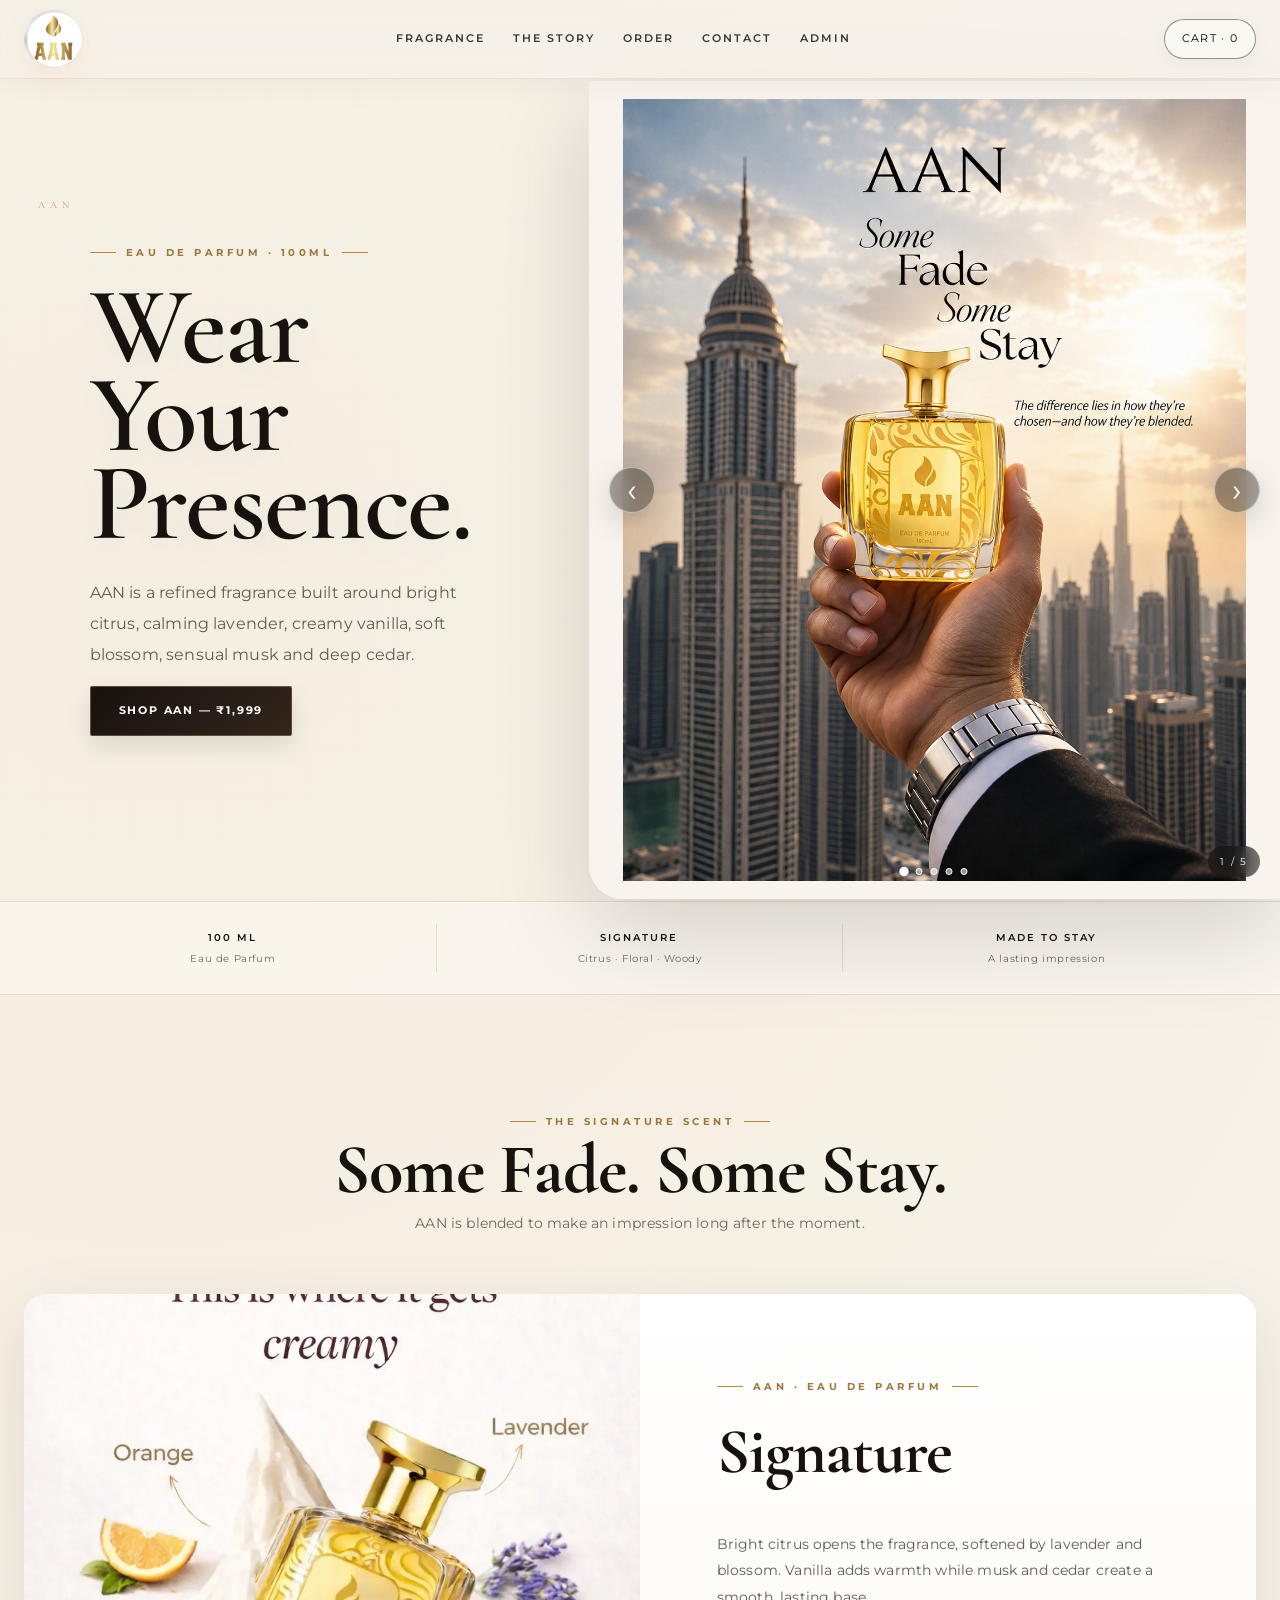
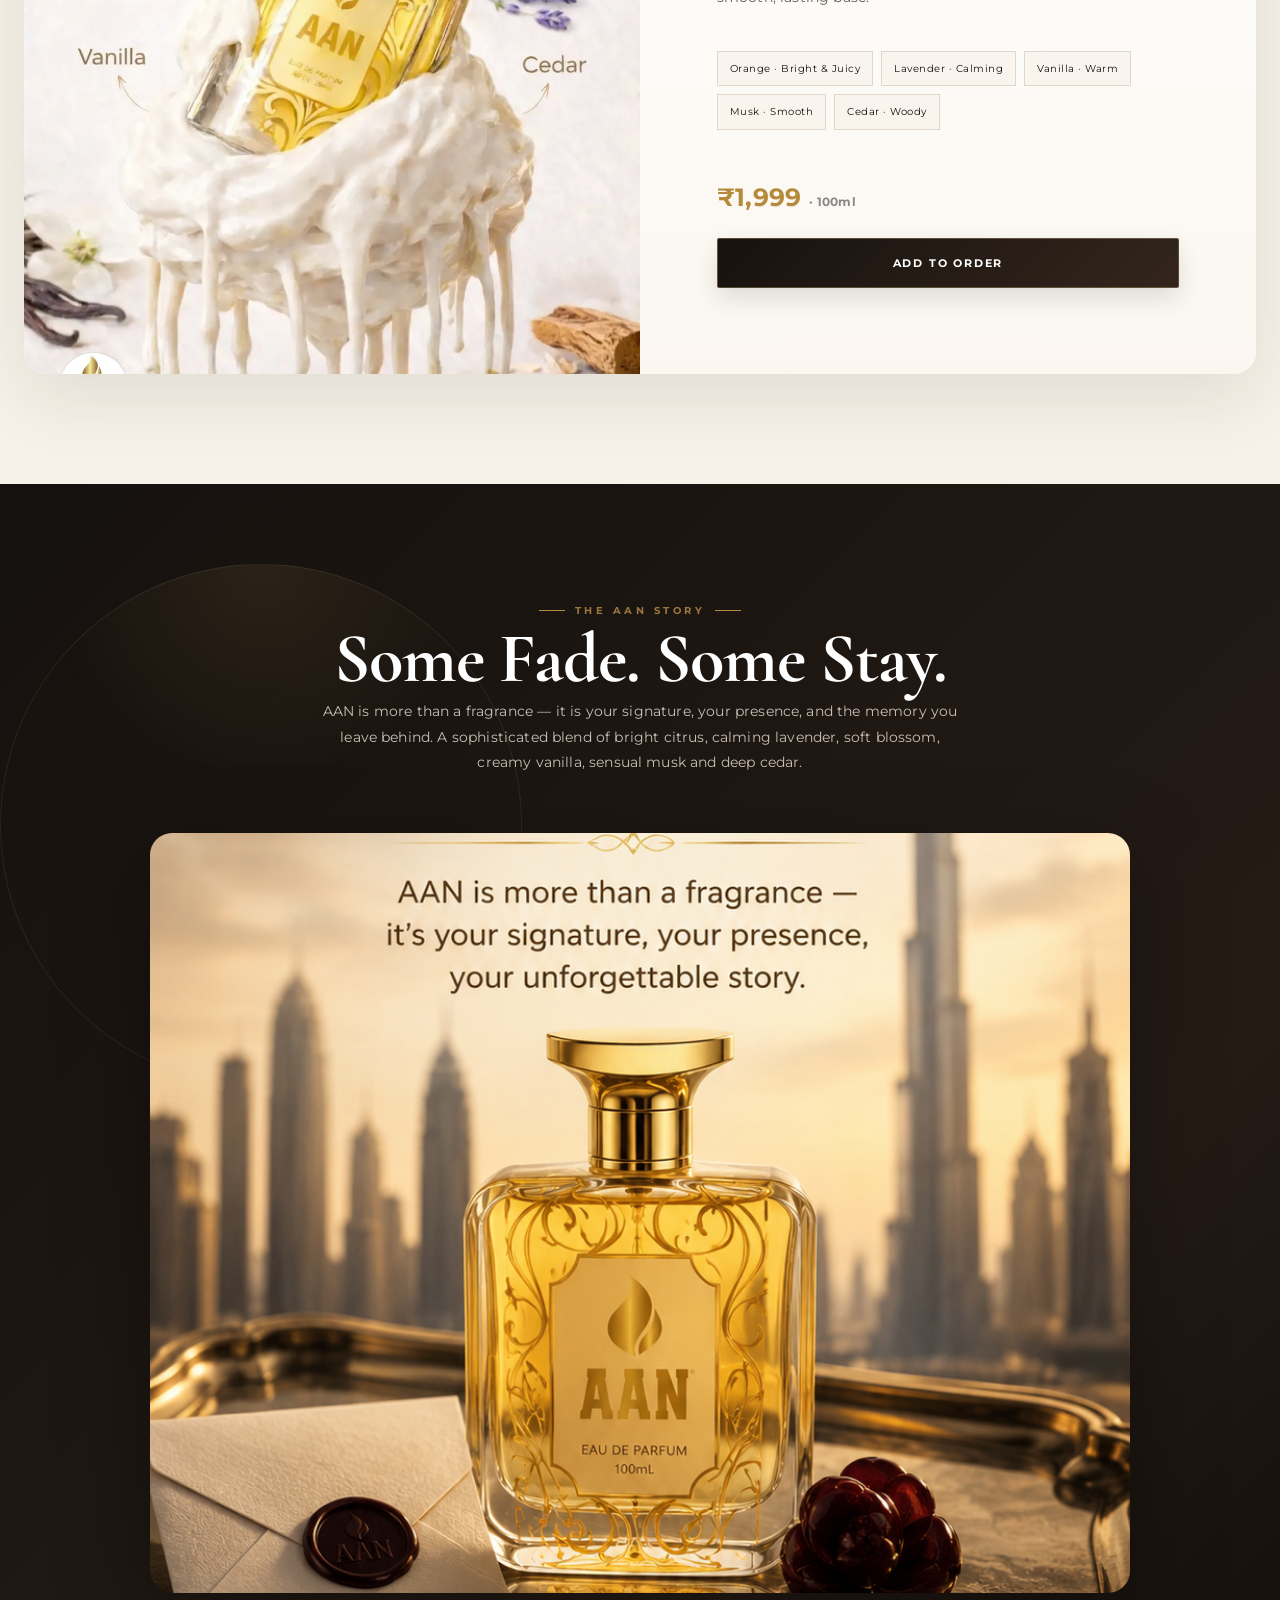
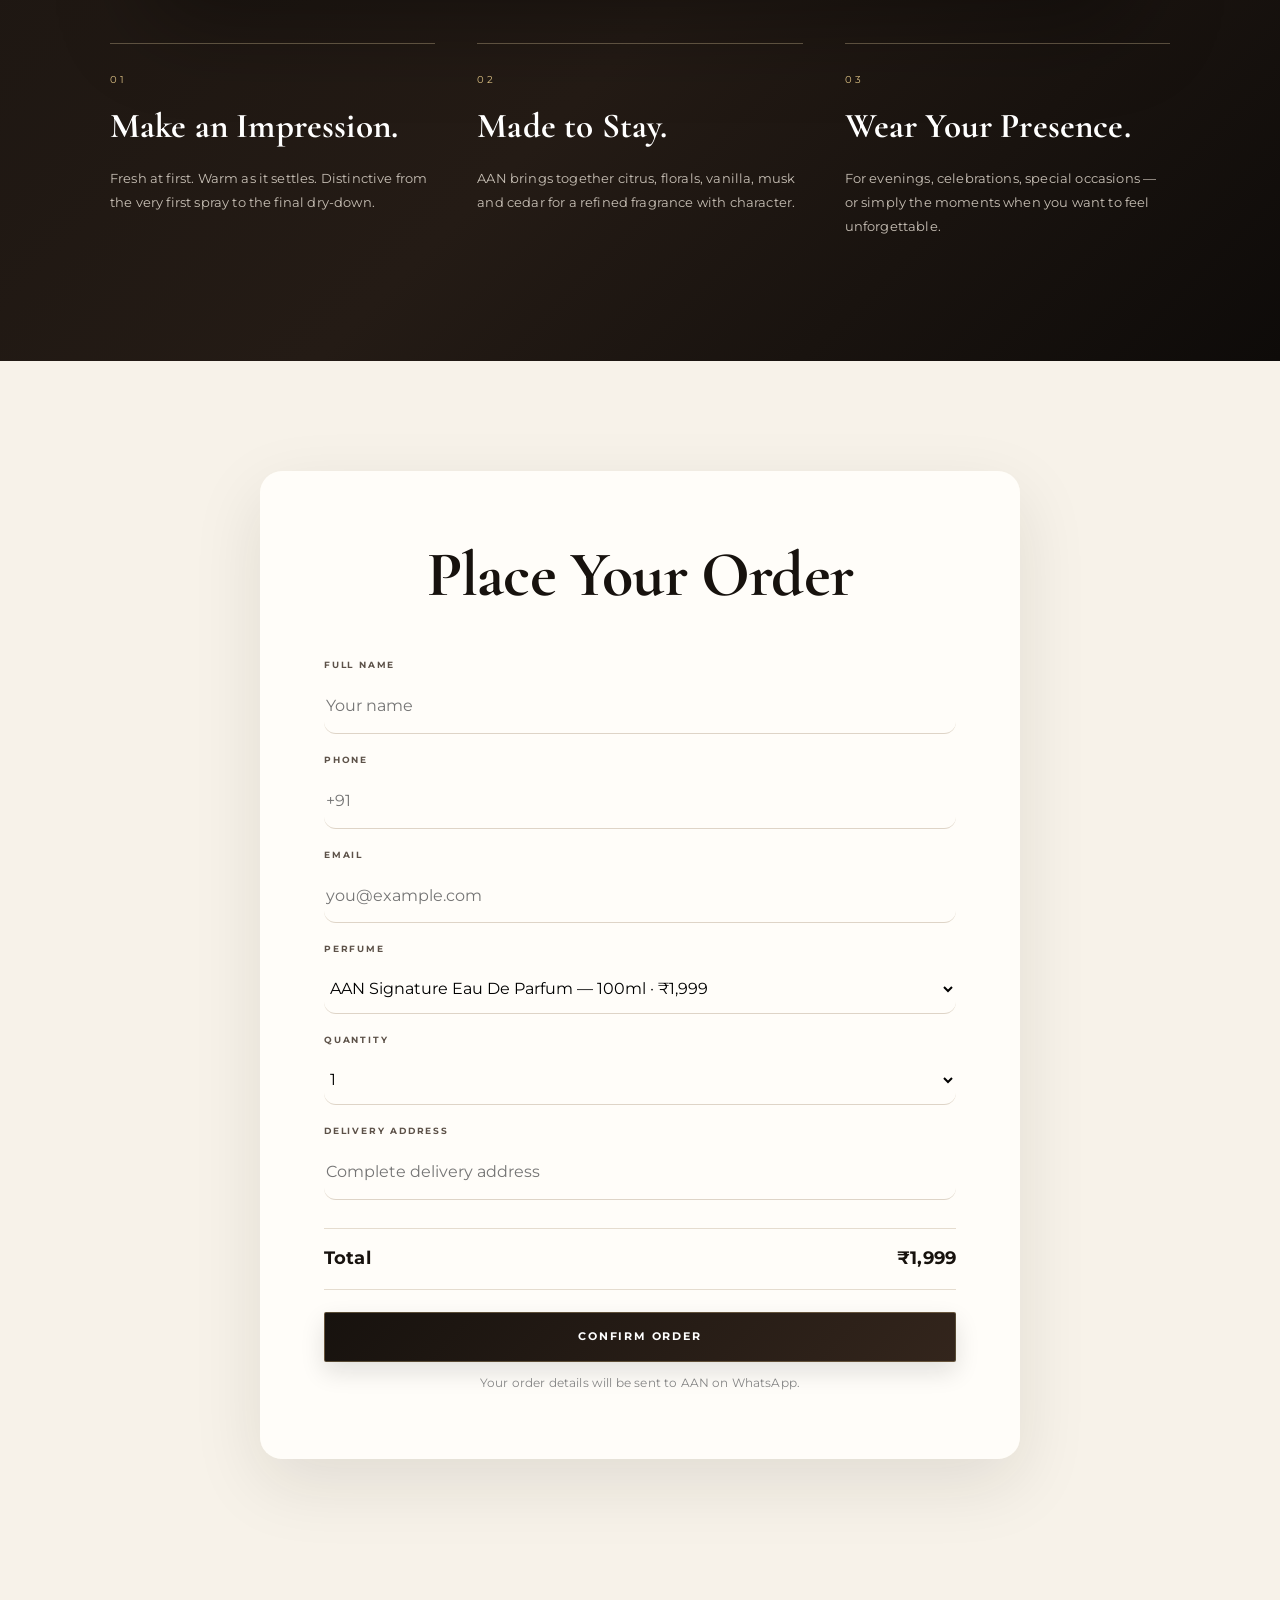
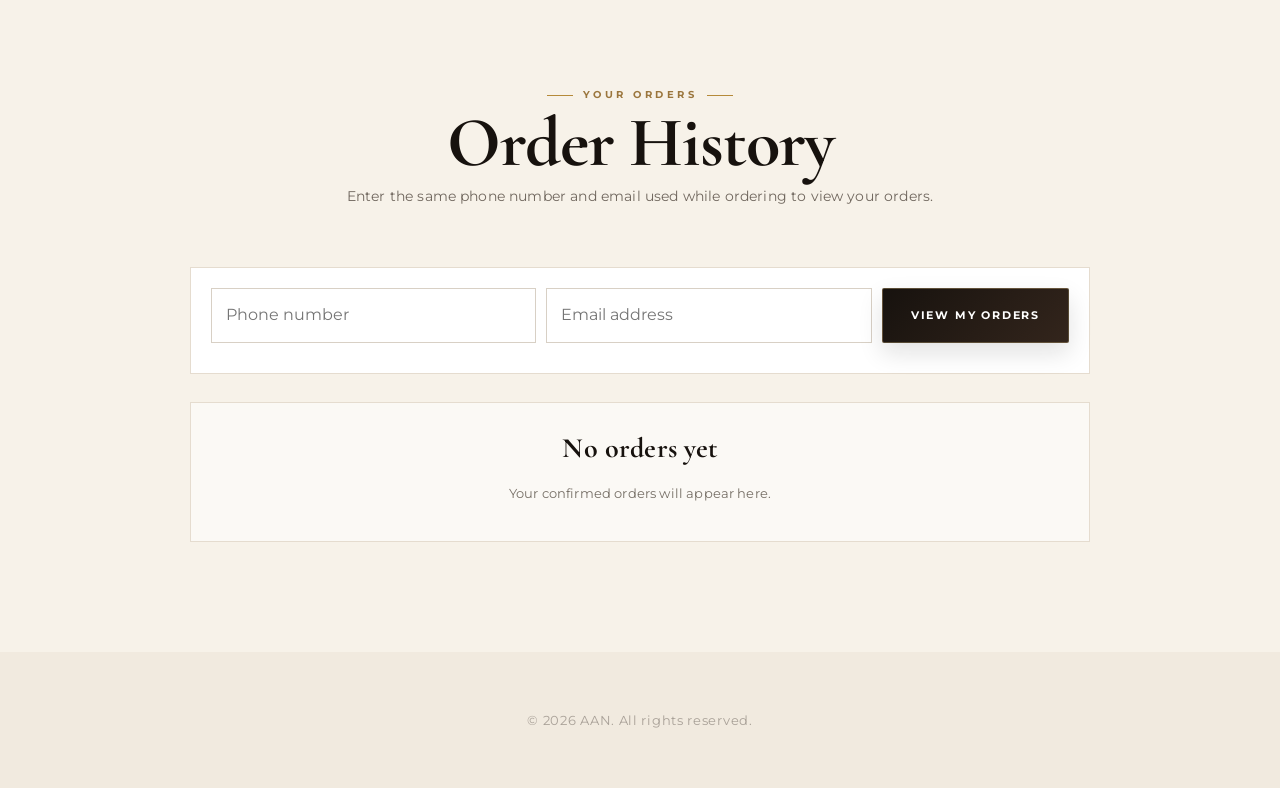
<file: index.html>
<!DOCTYPE html>
<html lang="en">
<head>
<meta charset="UTF-8">
<meta name="viewport" content="width=device-width, initial-scale=1.0">
<title>AAN — Wear Your Presence</title>
<meta name="description" content="AAN luxury fragrance — a refined signature scent.">
<link rel="preload" as="image" href="images/hero-5.png" fetchpriority="high">

<link rel="preconnect" href="https://fonts.googleapis.com">
<link rel="preconnect" href="https://fonts.gstatic.com" crossorigin>
<link href="https://fonts.googleapis.com/css2?family=Cormorant+Garamond:wght@500;600;700&family=Montserrat:wght@400;500;600;700&display=swap" rel="stylesheet">
<link rel="stylesheet" href="styles.css">
</head>
<body>
<header class="header">
<nav class="nav">
  <a class="logo" href="#" aria-label="AAN Home">
    <img src="images/aan-logo.jpg" alt="AAN logo">
  </a>

  <div class="desktop-navlinks">
    <a href="#fragrance">Fragrance</a>
    <a href="#story">The Story</a>
    <a href="#order">Order</a>
    <a href="contact.html">Contact</a>
    <a href="admin.html">Admin</a>
  </div>

  <div class="header-actions">
    <button class="cart" onclick="openCart()">
      Cart · <span id="cartCount">0</span>
    </button>

    <button class="burger-btn"
            id="burgerBtn"
            onclick="toggleMenu()"
            aria-label="Open menu"
            aria-expanded="false">
      <span></span><span></span><span></span>
    </button>
  </div>
</nav>

<div class="mobile-menu" id="mobileMenu">
  <a href="#fragrance" onclick="closeMenu()">Fragrance</a>
  <a href="#story" onclick="closeMenu()">The Story</a>
  <a href="#order" onclick="closeMenu()">Order</a>
  <a href="#history" onclick="closeMenu();showHistory()">Order History</a>
  <a href="admin.html" onclick="closeMenu()">Admin</a>

<a href="contact.html" onclick="closeMenu()">Contact</a>
</div>
</header>

<main>
<section class="hero">
<div class="hero-copy"><div class="kicker">Eau de Parfum · 100ml</div><h1>Wear<br>Your<br>Presence.</h1>
<p>AAN is a refined fragrance built around bright citrus, calming lavender, creamy vanilla, soft blossom, sensual musk and deep cedar.</p>
<a class="btn btn-gold" href="#order">Shop AAN — ₹1,999</a></div>
<div class="hero-img hero-slider" aria-label="AAN fragrance gallery">
  <div class="hero-slides">
    <img class="hero-slide hero-vertical active" src="images/hero-5.png" alt="AAN perfume campaign" fetchpriority="high" decoding="async">
    <img class="hero-slide" src="images/hero-1.jpg" loading="lazy" decoding="async" fetchpriority="low" alt="AAN perfume with citrus and floral notes">
    <img class="hero-slide" src="images/hero-2.jpg" loading="lazy" decoding="async" fetchpriority="low" alt="AAN perfume with creamy vanilla notes">
    <img class="hero-slide" src="images/hero-3.jpg" loading="lazy" decoding="async" fetchpriority="low" alt="AAN perfume in a luxury city campaign">
    <img class="hero-slide" src="images/hero-4.jpg" loading="lazy" decoding="async" fetchpriority="low" alt="AAN perfume presented on a luxury tray">
  </div>
  <button class="hero-arrow hero-prev" type="button" onclick="changeHero(-1)" aria-label="Previous image">‹</button>
  <button class="hero-arrow hero-next" type="button" onclick="changeHero(1)" aria-label="Next image">›</button>
  <div class="hero-dots" aria-label="Choose image">
    <button class="hero-dot active" type="button" onclick="showHero(0)" aria-label="Image 1"></button>
    <button class="hero-dot" type="button" onclick="showHero(1)" aria-label="Image 2"></button>
    <button class="hero-dot" type="button" onclick="showHero(2)" aria-label="Image 3"></button>
    <button class="hero-dot" type="button" onclick="showHero(3)" aria-label="Image 4"></button>
    <button class="hero-dot" type="button" onclick="showHero(4)" aria-label="Image 5"></button>
  </div>
  <div class="hero-count"><span id="heroCurrent">1</span> / 5</div>
</div>
</section>

<section class="aan-editorial-strip" aria-label="AAN brand highlights">
  <div><strong>100 ML</strong><span>Eau de Parfum</span></div>
  <div><strong>SIGNATURE</strong><span>Citrus · Floral · Woody</span></div>
  <div><strong>MADE TO STAY</strong><span>A lasting impression</span></div>
</section>

<section class="section" id="fragrance"><div class="section-head"><div class="kicker">The Signature Scent</div><h2>Some Fade. Some Stay.</h2><p>AAN is blended to make an impression long after the moment.</p></div>
<div class="product"><img src="images/aan-3.jpg" alt="AAN fragrance with ingredients"><div class="product-info">
<div class="kicker">AAN · Eau de Parfum</div><h3>Signature</h3><p>Bright citrus opens the fragrance, softened by lavender and blossom. Vanilla adds warmth while musk and cedar create a smooth, lasting base.</p>
<div class="notes"><span class="note">Orange · Bright & Juicy</span><span class="note">Lavender · Calming</span><span class="note">Vanilla · Warm</span><span class="note">Musk · Smooth</span><span class="note">Cedar · Woody</span></div>
<div class="price">₹1,999 <small style="font-size:12px;color:#888">· 100ml</small></div>
<button class="btn btn-gold" onclick="addToCart()">Add to Order</button></div></div></section>

<section class="story" id="story">
<div class="section">
  <div class="section-head">
    <div class="kicker">THE AAN STORY</div>
    <h2>Some Fade. Some Stay.</h2>
    <p>
      AAN is more than a fragrance — it is your signature, your presence,
      and the memory you leave behind. A sophisticated blend of bright citrus,
      calming lavender, soft blossom, creamy vanilla, sensual musk and deep cedar.
    </p>
  </div>

  <div class="story-feature">
    <img src="images/aan-story.jpg" alt="AAN luxury perfume story campaign">
  </div>

  <div class="story-copy">
    <div>
      <span class="story-number">01</span>
      <h3>Make an Impression.</h3>
      <p>Fresh at first. Warm as it settles. Distinctive from the very first spray to the final dry-down.</p>
    </div>
    <div>
      <span class="story-number">02</span>
      <h3>Made to Stay.</h3>
      <p>AAN brings together citrus, florals, vanilla, musk and cedar for a refined fragrance with character.</p>
    </div>
    <div>
      <span class="story-number">03</span>
      <h3>Wear Your Presence.</h3>
      <p>For evenings, celebrations, special occasions — or simply the moments when you want to feel unforgettable.</p>
    </div>
  </div>
</div>
</section>

<section class="section" id="order"><div class="order"><h2>Place Your Order</h2>
<div class="field"><label>Full Name</label><input id="name" required placeholder="Your name"></div>
<div class="field"><label>Phone</label><input id="phone" required placeholder="+91"></div>
<div class="field"><label>Email</label><input id="email" type="email" placeholder="you@example.com"></div>
<div class="field">
  <label>Perfume</label>
  <select id="product" onchange="updateProduct()">
    <option value="signature" data-price="1999">AAN Signature Eau De Parfum — 100ml · ₹1,999</option>
  </select>
</div>
<div class="field"><label>Quantity</label><select id="qty" onchange="updateTotal()"><option value="1">1</option><option value="2">2</option><option value="3">3</option><option value="4">4</option></select></div>
<div class="field"><label>Delivery Address</label><input id="address" required placeholder="Complete delivery address"></div>
<div class="total"><span>Total</span><span id="total">₹1,999</span></div>
<button class="btn btn-gold" style="width:100%" onclick="placeOrder()">Confirm Order</button>
<p style="text-align:center;color:#888;font-size:12px">Your order details will be sent to AAN on WhatsApp.</p>
</div></section>
</main>

<section class="section" id="history">
  <div class="section-head">
    <div class="kicker">YOUR ORDERS</div>
    <h2>Order History</h2>
    <p>Enter the same phone number and email used while ordering to view your orders.</p>
  </div>
  <div class="history-login">
    <div class="history-login-fields">
      <input id="historyPhone" type="tel" placeholder="Phone number">
      <input id="historyEmail" type="email" placeholder="Email address">
      <button class="btn btn-gold" type="button" onclick="loadCustomerHistory()">View My Orders</button>
    </div>
    <p id="historyMessage" class="history-message"></p>
  </div>
  <div class="history-list" id="historyList">
    <div class="history-empty"><h3>Your orders will appear here</h3><p>Place an order, then use your phone and email to view your order history.</p></div>
  </div>
</section>

<footer>© 2026 AAN. All rights reserved.</footer>
<script>

/* =========================
   GOOGLE SHEETS ORDER BACKEND
   Replace the empty string with your deployed Google Apps Script /exec URL.
   Example: https://script.google.com/macros/s/XXXXXXXX/exec
   ========================= */
const AAN_ORDERS_ENDPOINT = '';

let heroIndex=0;
function showHero(index){
  const slides=document.querySelectorAll('.hero-slide');
  const dots=document.querySelectorAll('.hero-dot');
  if(!slides.length)return;
  heroIndex=(index+slides.length)%slides.length;
  slides.forEach((s,i)=>s.classList.toggle('active',i===heroIndex));
  dots.forEach((d,i)=>d.classList.toggle('active',i===heroIndex));
  const current=document.getElementById('heroCurrent');
  if(current)current.textContent=heroIndex+1;
}
function changeHero(step){showHero(heroIndex+step);}


let heroTouchStartX = 0;
const heroSlider = document.querySelector('.hero-slider');
if(heroSlider){
  heroSlider.addEventListener('touchstart', e=>{
    heroTouchStartX = e.changedTouches[0].screenX;
  }, {passive:true});
  heroSlider.addEventListener('touchend', e=>{
    const diff = e.changedTouches[0].screenX - heroTouchStartX;
    if(Math.abs(diff) > 45) changeHero(diff < 0 ? 1 : -1);
  }, {passive:true});
}

let count=0,price=1999;

function openCart(){
  document.getElementById('cartModal').classList.add('open');
  document.getElementById('cartModal').setAttribute('aria-hidden','false');
  renderCart();
}

function closeCart(){
  document.getElementById('cartModal').classList.remove('open');
  document.getElementById('cartModal').setAttribute('aria-hidden','true');
}

function renderCart(){
  const hasItems=count>0;
  document.getElementById('emptyCart').style.display=hasItems?'none':'block';
  document.getElementById('cartDetails').style.display=hasItems?'block':'none';
  document.getElementById('modalQty').textContent=count;
  document.getElementById('modalTotal').textContent='₹'+(price*count).toLocaleString('en-IN');
  document.getElementById('cartCount').textContent=count; syncMobileCart();
}

function addToCart(){
  count++;
  renderCart();
  openCart();
}

function changeQty(delta){
  count=Math.max(0,count+delta);
  renderCart();
  if(count===0) openCart();
}

function clearCart(){
  count=0;
  document.getElementById('qty').value='1';
  updateTotal();
  renderCart();
}

function updateTotal(){
  let q=Number(document.getElementById('qty').value);
  document.getElementById('total').textContent='₹'+(price*q).toLocaleString('en-IN');
  count=q;
  renderCart();
}

function updateProduct(){
  const product = document.getElementById('product');
  const selected = product.options[product.selectedIndex];
  price = Number(selected.dataset.price || 1999);
  updateTotal();
}


const ORDER_HISTORY_KEY = 'aan_order_history';
const CUSTOMER_PHONE_KEY = 'aan_customer_phone';
const CUSTOMER_EMAIL_KEY = 'aan_customer_email';

function getOrderHistory(){
  try{
    return JSON.parse(localStorage.getItem(ORDER_HISTORY_KEY) || '[]');
  }catch(e){
    return [];
  }
}

function saveOrderHistory(order){
  const history = getOrderHistory();
  localStorage.setItem(CUSTOMER_PHONE_KEY, order.phone || '');
  localStorage.setItem(CUSTOMER_EMAIL_KEY, (order.email || '').toLowerCase());
  history.unshift(order);
  localStorage.setItem(ORDER_HISTORY_KEY, JSON.stringify(history.slice(0,25)));
  submitOrderToGoogleSheet(order);
}

function submitOrderToGoogleSheet(order){
  if(!AAN_ORDERS_ENDPOINT) return;

  // Use a normal HTML form POST so GitHub Pages does not need CORS permission.
  const form = document.createElement('form');
  form.method = 'POST';
  form.action = AAN_ORDERS_ENDPOINT;
  form.target = 'aanOrderSubmitFrame';
  form.style.display = 'none';

  const data = {
    action:'createOrder',
    orderId:order.orderId,
    date:order.date,
    status:order.status,
    product:order.productName,
    size:order.size,
    quantity:order.quantity,
    total:order.total,
    name:order.name,
    phone:order.phone,
    email:order.email,
    address:order.address
  };

  Object.entries(data).forEach(([key,value])=>{
    const input=document.createElement('input');
    input.type='hidden';
    input.name=key;
    input.value=value ?? '';
    form.appendChild(input);
  });

  document.body.appendChild(form);
  form.submit();
  setTimeout(()=>form.remove(),1500);
}

function loadCustomerHistory(){
  const phone=(document.getElementById('historyPhone').value||'').trim();
  const email=(document.getElementById('historyEmail').value||'').trim().toLowerCase();
  const msg=document.getElementById('historyMessage');
  if(!phone || !email){ msg.textContent='Please enter the same phone number and email used for the order.'; return; }
  localStorage.setItem(CUSTOMER_PHONE_KEY, phone);
  localStorage.setItem(CUSTOMER_EMAIL_KEY, email);
  if(!AAN_ORDERS_ENDPOINT){ msg.textContent='Order history is not connected yet. Add the Google Apps Script /exec URL in the code.'; return; }
  msg.textContent='Loading your orders…';
  const callbackName='aanCustomerHistory_'+Date.now();
  window[callbackName]=function(rows){
    try{
      const history=Array.isArray(rows)?rows:[];
      localStorage.setItem(ORDER_HISTORY_KEY,JSON.stringify(history.slice(0,50)));
      renderOrderHistory();
      msg.textContent=history.length ? (history.length+' order(s) found.') : 'No orders found for these details.';
    }finally{delete window[callbackName];script.remove();}
  };
  const script=document.createElement('script');
  script.src=AAN_ORDERS_ENDPOINT+'?action=customerHistory&phone='+encodeURIComponent(phone)+'&email='+encodeURIComponent(email)+'&callback='+encodeURIComponent(callbackName);
  script.onerror=()=>{delete window[callbackName];script.remove();msg.textContent='Unable to load order history. Please try again.';};
  document.body.appendChild(script);
}

function renderOrderHistory(){
  const list = document.getElementById('historyList');
  if(!list) return;

  const history = getOrderHistory();

  if(!history.length){
    list.innerHTML = '<div class="history-empty"><h3>No orders yet</h3><p>Your confirmed orders will appear here.</p></div>';
    return;
  }

  list.innerHTML = history.map((o,i) => `
    <article class="history-card">
      <div class="history-card-head">
        <div>
          <h3>${escapeHtml(o.productName)}</h3>
          <div style="font-size:11px;color:#766f66;margin-top:5px;">Order #${escapeHtml(o.orderId)} · ${escapeHtml(o.date)}</div>
        </div>
        <span class="history-status">${escapeHtml(o.status)}</span>
      </div>
      <div class="history-grid">
        <div class="history-item"><strong>Size</strong>${escapeHtml(o.size)}</div>
        <div class="history-item"><strong>Quantity</strong>${escapeHtml(String(o.quantity))}</div>
        <div class="history-item"><strong>Customer Name</strong>${escapeHtml(o.name)}</div>
        <div class="history-item"><strong>Phone</strong>${escapeHtml(o.phone)}</div>
        <div class="history-item"><strong>Email</strong>${escapeHtml(o.email || 'Not provided')}</div>
        <div class="history-item"><strong>Delivery Address</strong>${escapeHtml(o.address)}</div>
      </div>
      <div class="history-total">Total: ₹${Number(o.total).toLocaleString('en-IN')}</div>
    </article>
  `).join('');
}

function escapeHtml(value){
  return String(value ?? '').replace(/[&<>"']/g, ch => ({
    '&':'&amp;','<':'&lt;','>':'&gt;','"':'&quot;',"'":'&#039;'
  }[ch]));
}

function restoreCustomerHistory(){
  const phone=localStorage.getItem(CUSTOMER_PHONE_KEY)||'';
  const email=localStorage.getItem(CUSTOMER_EMAIL_KEY)||'';
  const phoneEl=document.getElementById('historyPhone');
  const emailEl=document.getElementById('historyEmail');
  if(phoneEl) phoneEl.value=phone;
  if(emailEl) emailEl.value=email;
  renderOrderHistory();
  if(phone && email && AAN_ORDERS_ENDPOINT){
    loadCustomerHistory();
  }
}

function showHistory(){
  setTimeout(renderOrderHistory, 0);
}

function placeOrder(){
  const n = document.getElementById('name').value.trim();
  const p = document.getElementById('phone').value.trim();
  const e = document.getElementById('email').value.trim();
  const a = document.getElementById('address').value.trim();
  const q = document.getElementById('qty').value;
  const productEl = document.getElementById('product');
  const selected = productEl ? productEl.options[productEl.selectedIndex] : null;
  const productName = selected ? selected.text : 'AAN Signature Eau De Parfum — 100ml · ₹1,999';
  const total = price * Number(q);

  if(!n || !p || !a){
    alert('Please fill in your name, phone and delivery address.');
    return;
  }

  const order = {
    orderId: 'AAN-' + Date.now().toString().slice(-8),
    date: new Date().toLocaleString('en-IN'),
    status: 'Order Placed',
    productName,
    size: '100ml',
    quantity: Number(q),
    total,
    name: n,
    phone: p,
    email: e,
    address: a
  };

  saveOrderHistory(order);
  document.getElementById('historyPhone').value=p;
  document.getElementById('historyEmail').value=e;
  renderOrderHistory();
  if(AAN_ORDERS_ENDPOINT) loadCustomerHistory();

  const msg =
    'AAN NEW ORDER\n\n' +
    'Order ID: ' + order.orderId + '\n' +
    'Product: ' + productName + '\n' +
    'Size: ' + order.size + '\n' +
    'Quantity: ' + order.quantity + '\n' +
    'Total: ₹' + total.toLocaleString('en-IN') + '\n\n' +
    'Customer Name: ' + n + '\n' +
    'Customer Phone: ' + p + '\n' +
    'Customer Email: ' + (e || 'Not provided') + '\n' +
    'Delivery Address: ' + a;

  const whatsappNumber = '919166010400';
  const whatsappUrl = 'https://wa.me/' + whatsappNumber + '?text=' + encodeURIComponent(msg);

  window.open(whatsappUrl, '_blank');

  document.getElementById('history')?.scrollIntoView({behavior:'smooth', block:'start'});
}

document.addEventListener('DOMContentLoaded', restoreCustomerHistory);

document.addEventListener('keydown',e=>{
  if(e.key==='Escape') closeCart();
});

function toggleMenu(){
  const menu=document.getElementById('mobileMenu');
  const btn=document.getElementById('burgerBtn');
  const isOpen=menu.classList.toggle('open');
  btn.classList.toggle('active',isOpen);
  btn.setAttribute('aria-expanded',isOpen ? 'true' : 'false');
}
function closeMenu(){
  const menu=document.getElementById('mobileMenu');
  const btn=document.getElementById('burgerBtn');
  menu.classList.remove('open');
  btn.classList.remove('active');
  btn.setAttribute('aria-expanded','false');
}
function syncMobileCart(){
  const desktop=document.getElementById('cartCount');
  const mobile=document.getElementById('mobileCartCount');
  if(desktop && mobile) mobile.textContent=desktop.textContent;
}

</script>

<div class="cart-modal" id="cartModal" aria-hidden="true">
  <div class="cart-overlay" onclick="closeCart()"></div>
  <div class="cart-panel" role="dialog" aria-modal="true" aria-labelledby="cartTitle">
    <button class="cart-close" onclick="closeCart()" aria-label="Close">×</button>
    <div class="kicker">YOUR SHOPPING BAG</div>
    <h2 id="cartTitle">Your Cart</h2>

    <div id="emptyCart" class="cart-empty">
      <div class="empty-icon">🛍️</div>
      <h3>Your cart is empty</h3>
      <p>Add AAN Signature Eau de Parfum to your cart to see the product details here.</p>
      <button class="btn btn-gold" onclick="closeCart();document.getElementById('fragrance').scrollIntoView({behavior:'smooth'})">Shop AAN</button>
    </div>

    <div id="cartDetails" style="display:none">
      <div class="cart-product">
        <img src="images/aan-3.jpg" alt="AAN Signature Eau de Parfum">
        <div>
          <div class="kicker">AAN · Eau de Parfum</div>
          <h3>Signature</h3>
          <p class="cart-desc">Citrus, lavender, vanilla, musk & cedar.</p>
          <div class="cart-row"><span>Price</span><strong>₹1,999</strong></div>
          <div class="cart-row">
            <span>Quantity</span>
            <div class="qty-control">
              <button onclick="changeQty(-1)">−</button>
              <strong id="modalQty">1</strong>
              <button onclick="changeQty(1)">+</button>
            </div>
          </div>
        </div>
      </div>

      <div class="cart-total"><span>Total</span><strong id="modalTotal">₹1,999</strong></div>

      <button class="btn btn-gold" style="width:100%" onclick="closeCart();document.getElementById('order').scrollIntoView({behavior:'smooth'})">
        Proceed to Order
      </button>
      <button class="btn btn-light" style="width:100%;margin-top:10px" onclick="clearCart()">
        Remove from Cart
      </button>
    </div>
  </div>
</div>

<iframe name="aanOrderSubmitFrame" id="aanOrderSubmitFrame" style="display:none" title="Order submission"></iframe>
</body>
</html>
</file>
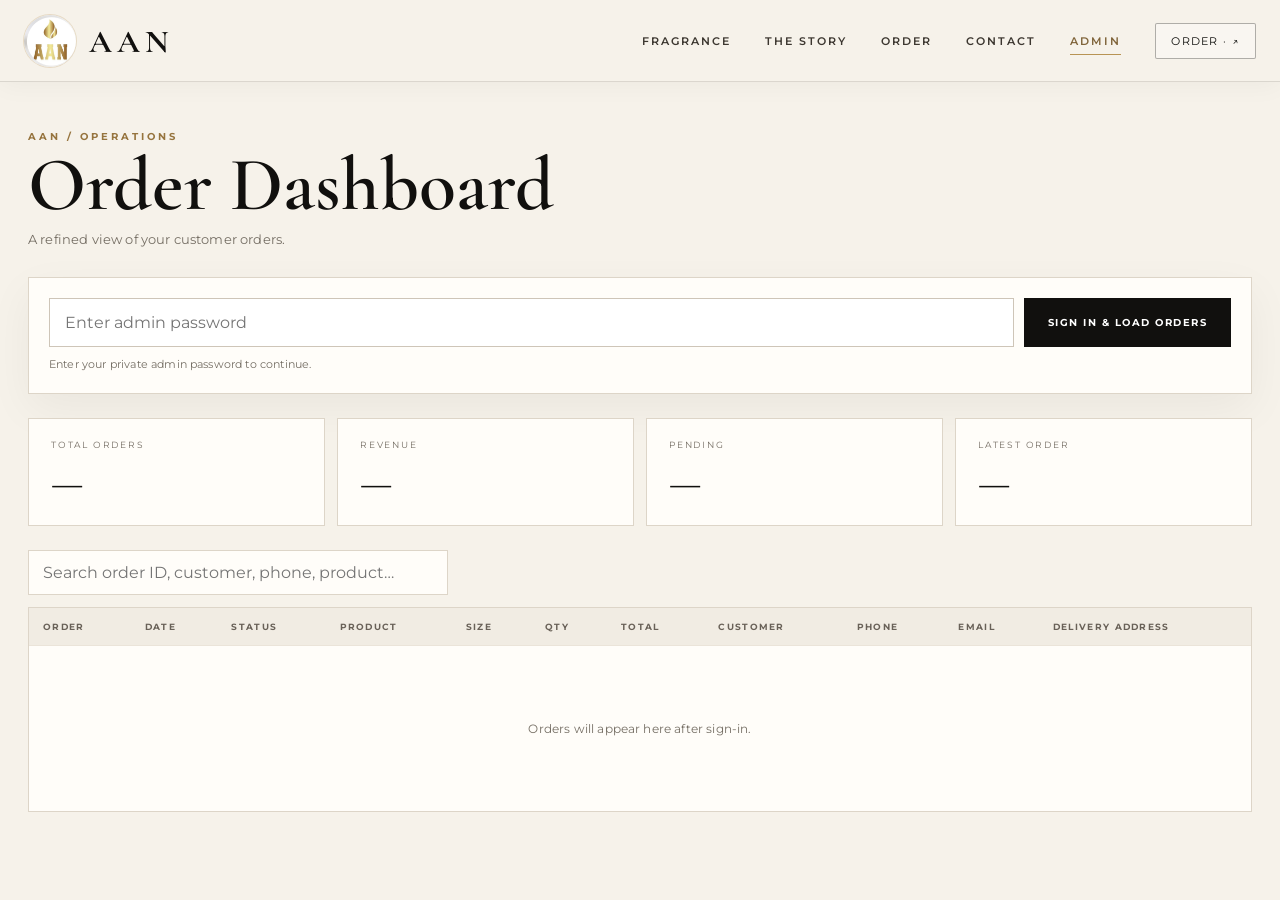
<file: admin.html>
<!DOCTYPE html>
<html lang="en">
<head>
<meta charset="UTF-8">
<meta name="viewport" content="width=device-width,initial-scale=1">
<title>AAN — Admin Dashboard</title>
<meta name="description" content="AAN private order management dashboard">
<link href="https://fonts.googleapis.com/css2?family=Cormorant+Garamond:wght@500;600;700&family=Montserrat:wght@400;500;600;700&display=swap" rel="stylesheet">
<style>
:root{--ink:#11100e;--cream:#f6f2ea;--paper:#fffdf9;--gold:#b89454;--gold-soft:#d6c19a;--muted:#756e64;--line:#ddd5c8;--red:#8a514b}
*{box-sizing:border-box}
html{scroll-behavior:smooth;scroll-padding-top:84px}
body{margin:0;background:var(--cream);color:var(--ink);font-family:Montserrat,Arial,sans-serif;letter-spacing:.01em}
button,input{font:inherit}button{cursor:pointer}a{text-decoration:none;color:inherit}
.header{position:sticky;top:0;z-index:50;height:82px;background:rgba(246,242,234,.88);backdrop-filter:blur(14px);border-bottom:1px solid rgba(17,16,14,.12);box-shadow:0 4px 24px rgba(17,16,14,.04)}
.nav{height:82px;width:min(1320px,100%);margin:auto;padding:0 24px;display:flex;align-items:center;justify-content:space-between}
.brand{display:flex;align-items:center;gap:13px;flex-shrink:0}
.brand img{width:52px;height:52px;border-radius:50%;object-fit:cover;box-shadow:0 0 0 1px rgba(184,148,84,.25);transition:transform .3s}
.brand:hover img{transform:scale(1.04)}
.brand span{font-family:"Cormorant Garamond",serif;font-size:32px;letter-spacing:5px;font-weight:700}
.desktop-navlinks{display:flex;gap:34px;align-items:center;margin-left:auto;margin-right:34px}
.desktop-navlinks a{position:relative;padding:8px 0;font-size:11px;letter-spacing:2px;font-weight:600;color:#3c3730;text-transform:uppercase}
.desktop-navlinks a:after{content:"";position:absolute;left:0;bottom:1px;width:0;height:1px;background:var(--gold);transition:width .3s}
.desktop-navlinks a:hover:after{width:100%}
.desktop-navlinks a.active{color:#80653b}
.desktop-navlinks a.active:after{width:100%}
.header-actions{display:flex;align-items:center;gap:10px}
.cart{min-width:92px;border:1px solid rgba(17,16,14,.32);background:rgba(255,255,255,.35);color:var(--ink);padding:10px 15px;border-radius:2px;font-size:11px;letter-spacing:1.3px;text-transform:uppercase;transition:.25s}
.cart:hover{background:var(--ink);color:#fff;border-color:var(--ink)}
.burger-btn{display:none;width:44px;height:44px;border:1px solid var(--ink);background:transparent;border-radius:50%;padding:9px;flex-direction:column;justify-content:center;gap:5px}
.burger-btn span{display:block;width:100%;height:2px;background:var(--ink);transition:.25s}
.burger-btn.active span:nth-child(1){transform:translateY(7px) rotate(45deg)}
.burger-btn.active span:nth-child(2){opacity:0}
.burger-btn.active span:nth-child(3){transform:translateY(-7px) rotate(-45deg)}
.mobile-menu{display:none}

main{width:min(1380px,100%);margin:auto;padding:48px 28px 70px}
.topline{display:flex;justify-content:space-between;align-items:end;gap:20px;margin-bottom:30px}
.eyebrow{font-size:10px;letter-spacing:3px;color:#96743e;text-transform:uppercase;font-weight:700}
h1{font-family:"Cormorant Garamond",serif;font-size:clamp(50px,6vw,76px);line-height:.9;margin:8px 0 0;font-weight:600}
.subtitle{color:var(--muted);font-size:13px;margin:12px 0 0}
.login{background:var(--paper);border:1px solid var(--line);padding:20px;box-shadow:0 15px 45px rgba(18,14,9,.05);margin-bottom:24px}
.login-row{display:grid;grid-template-columns:1fr auto;gap:10px}
.login input{width:100%;padding:14px 15px;border:1px solid #cec5b8;background:#fff;outline:none}
.login input:focus{border-color:var(--gold)}
.admin-btn{border:0;background:var(--ink);color:#fff;padding:14px 24px;text-transform:uppercase;letter-spacing:1.5px;font-size:10px;font-weight:700}
.status{font-size:11px;color:var(--muted);margin-top:10px;min-height:16px}.error{color:var(--red)}
.metrics{display:grid;grid-template-columns:repeat(4,1fr);gap:12px;margin-bottom:24px}
.metric{background:var(--paper);border:1px solid var(--line);padding:20px 22px}
.metric-label{font-size:9px;text-transform:uppercase;letter-spacing:1.8px;color:var(--muted)}
.metric-value{font-family:"Cormorant Garamond",serif;font-size:39px;margin-top:8px}
.toolbar{display:flex;justify-content:space-between;gap:12px;align-items:center;margin-bottom:12px}
.search{flex:1;max-width:420px;padding:12px 14px;border:1px solid var(--line);background:var(--paper);outline:none}
.table-card{background:var(--paper);border:1px solid var(--line);overflow:hidden}
.table-wrap{overflow:auto}table{width:100%;border-collapse:collapse;min-width:1160px}
th{background:#f1ece3;color:#696158;padding:13px 14px;text-align:left;font-size:9px;letter-spacing:1.3px;text-transform:uppercase;position:sticky;top:0}
td{padding:15px 14px;border-top:1px solid #ebe4d9;font-size:11px;vertical-align:top}
tbody tr:hover{background:#fbf8f2}
.order-id{font-weight:700;letter-spacing:.5px}.status-pill{display:inline-flex;padding:6px 9px;border:1px solid var(--gold);font-size:9px;letter-spacing:1px;text-transform:uppercase;white-space:nowrap}.total{font-weight:700}
.empty{text-align:center;padding:60px 20px;color:var(--muted);font-size:12px}
@media(max-width:900px){
  .desktop-navlinks{display:none}.burger-btn{display:flex}.nav{height:70px;padding:0 16px;position:relative}.header{height:70px}
  .mobile-menu{display:flex;position:absolute;left:0;right:0;top:70px;background:rgba(246,242,234,.98);backdrop-filter:blur(15px);border-bottom:1px solid var(--line);box-shadow:0 15px 30px rgba(0,0,0,.12);flex-direction:column;padding:8px 18px 18px;transform:translateY(-120%);opacity:0;pointer-events:none;transition:.25s ease}
  .mobile-menu.open{transform:translateY(0);opacity:1;pointer-events:auto}
  .mobile-menu a,.mobile-menu button{padding:17px 8px;border:0;border-bottom:1px solid var(--line);background:transparent;color:var(--ink);text-align:left;font-size:13px;font-weight:600;text-transform:uppercase;letter-spacing:1.5px}
  .mobile-menu button{border-bottom:0}
  main{padding:34px 16px 50px}.topline{display:block}.metrics{grid-template-columns:1fr 1fr}.login-row{grid-template-columns:1fr}.admin-btn{width:100%}.toolbar{display:block}.search{max-width:none;width:100%}
}
@media(max-width:430px){.metric{padding:16px}.metric-value{font-size:32px}.brand span{font-size:27px}.brand img{width:48px;height:48px}}

@media(max-width:900px){
  .nav .burger-btn{
    position:absolute;
    left:50%;
    top:50%;
    transform:translate(-50%,-50%);
    margin:0;
  }
  .nav .burger-btn.active{
    transform:translate(-50%,-50%);
  }
}

</style>
</head>
<body>
<header class="header">
<nav class="nav">
  <a class="brand" href="index.html" aria-label="AAN Home">
    <img src="images/aan-logo.jpg" alt="AAN">
    <span>AAN</span>
  </a>
  <div class="desktop-navlinks">
    <a href="index.html#fragrance">Fragrance</a>
    <a href="index.html#story">The Story</a>
    <a href="index.html#order">Order</a>
    <a href="contact.html">Contact</a>
    <a href="admin.html" class="active">Admin</a>
  </div>
  <div class="header-actions">
    <button class="cart" type="button" onclick="window.location.href='index.html#order'">Order · <span>↗</span></button>
    <button class="burger-btn" id="burgerBtn" type="button" onclick="toggleMenu()" aria-label="Open menu" aria-expanded="false">
      <span></span><span></span><span></span>
    </button>
  </div>
</nav>
<div class="mobile-menu" id="mobileMenu">
  <a href="index.html#fragrance" onclick="closeMenu()">Fragrance</a>
  <a href="index.html#story" onclick="closeMenu()">The Story</a>
  <a href="index.html#order" onclick="closeMenu()">Order</a>
  <a href="contact.html" onclick="closeMenu()">Contact</a>
  <a href="admin.html" onclick="closeMenu()">Admin</a>
</div>
</header>

<main>
<div class="topline"><div><div class="eyebrow">AAN / Operations</div><h1>Order Dashboard</h1><p class="subtitle">A refined view of your customer orders.</p></div></div>
<section class="login">
<div class="login-row"><input id="password" type="password" autocomplete="current-password" placeholder="Enter admin password"><button class="admin-btn" onclick="loadOrders()">Sign In &amp; Load Orders</button></div>
<div class="status" id="status">Enter your private admin password to continue.</div>
</section>
<section class="metrics" aria-label="Order summary">
<div class="metric"><div class="metric-label">Total Orders</div><div class="metric-value" id="mOrders">—</div></div>
<div class="metric"><div class="metric-label">Revenue</div><div class="metric-value" id="mRevenue">—</div></div>
<div class="metric"><div class="metric-label">Pending</div><div class="metric-value" id="mPending">—</div></div>
<div class="metric"><div class="metric-label">Latest Order</div><div class="metric-value" id="mLatest">—</div></div>
</section>
<div class="toolbar"><input id="search" class="search" type="search" placeholder="Search order ID, customer, phone, product…" oninput="filterRows()"></div>
<section class="table-card"><div class="table-wrap"><table><thead><tr>
<th>Order</th><th>Date</th><th>Status</th><th>Product</th><th>Size</th><th>Qty</th><th>Total</th><th>Customer</th><th>Phone</th><th>Email</th><th>Delivery Address</th>
</tr></thead><tbody id="ordersBody"><tr><td colspan="11"><div class="empty">Orders will appear here after sign-in.</div></td></tr></tbody></table></div></section>
</main>

<script>
const AAN_ORDERS_ENDPOINT = '';
let allRows=[];
function esc(v){return String(v ?? '').replace(/[&<>"']/g,c=>({'&':'&amp;','<':'&lt;','>':'&gt;','"':'&quot;',"'":'&#039;'}[c]));}
function money(v){return '₹'+Number(v||0).toLocaleString('en-IN');}
function updateMetrics(rows){
 const revenue=rows.reduce((sum,o)=>sum+Number(o.total||0),0);
 const pending=rows.filter(o=>{const s=String(o.status||'').toLowerCase();return s.includes('pending')||s.includes('placed')||s.includes('processing')}).length;
 document.getElementById('mOrders').textContent=rows.length;
 document.getElementById('mRevenue').textContent=money(revenue);
 document.getElementById('mPending').textContent=pending;
 document.getElementById('mLatest').textContent=rows.length?esc(rows[0].date||'—').split(',')[0]:'—';
}
function renderRows(rows){
 const body=document.getElementById('ordersBody');
 if(!rows.length){body.innerHTML='<tr><td colspan="11"><div class="empty">No matching orders found.</div></td></tr>';return;}
 body.innerHTML=rows.map(o=>`<tr><td><span class="order-id">${esc(o.orderId)}</span></td><td>${esc(o.date)}</td><td><span class="status-pill">${esc(o.status||'Order Placed')}</span></td><td>${esc(o.productName)}</td><td>${esc(o.size)}</td><td>${esc(o.quantity)}</td><td class="total">${money(o.total)}</td><td>${esc(o.name)}</td><td>${esc(o.phone)}</td><td>${esc(o.email)}</td><td>${esc(o.address)}</td></tr>`).join('');
}
function filterRows(){
 const q=document.getElementById('search').value.trim().toLowerCase();
 renderRows(!q?allRows:allRows.filter(o=>[o.orderId,o.date,o.status,o.productName,o.size,o.quantity,o.total,o.name,o.phone,o.email,o.address].join(' ').toLowerCase().includes(q)));
}
function loadOrders(){
 const pass=document.getElementById('password').value,status=document.getElementById('status');
 if(!pass){status.textContent='Please enter your admin password.';status.className='status error';return;}
 if(!AAN_ORDERS_ENDPOINT){status.textContent='Google Apps Script /exec URL is not configured in admin.html.';status.className='status error';return;}
 status.textContent='Authenticating and loading orders…';status.className='status';
 const cb='aanAdmin_'+Date.now();let script=null;
 window[cb]=function(result){
  try{
   if(result&&result.error){status.textContent='Access denied or backend rejected the request.';status.className='status error';return;}
   allRows=Array.isArray(result)?result:[];updateMetrics(allRows);renderRows(allRows);status.textContent=allRows.length+' order(s) loaded successfully.';
  }finally{delete window[cb];if(script)script.remove();}
 };
 script=document.createElement('script');
 script.src=AAN_ORDERS_ENDPOINT+'?action=adminHistory&password='+encodeURIComponent(pass)+'&callback='+encodeURIComponent(cb);
 script.onerror=()=>{status.textContent='Unable to connect. Check the Apps Script /exec URL and deployment.';status.className='status error';delete window[cb];script.remove();};
 document.body.appendChild(script);
}
document.getElementById('password').addEventListener('keydown',e=>{if(e.key==='Enter')loadOrders();});
function toggleMenu(){const menu=document.getElementById('mobileMenu'),btn=document.getElementById('burgerBtn');const open=menu.classList.toggle('open');btn.classList.toggle('active',open);btn.setAttribute('aria-expanded',open?'true':'false');}
function closeMenu(){const menu=document.getElementById('mobileMenu'),btn=document.getElementById('burgerBtn');menu.classList.remove('open');btn.classList.remove('active');btn.setAttribute('aria-expanded','false');}
</script>
</body>
</html>
</file>
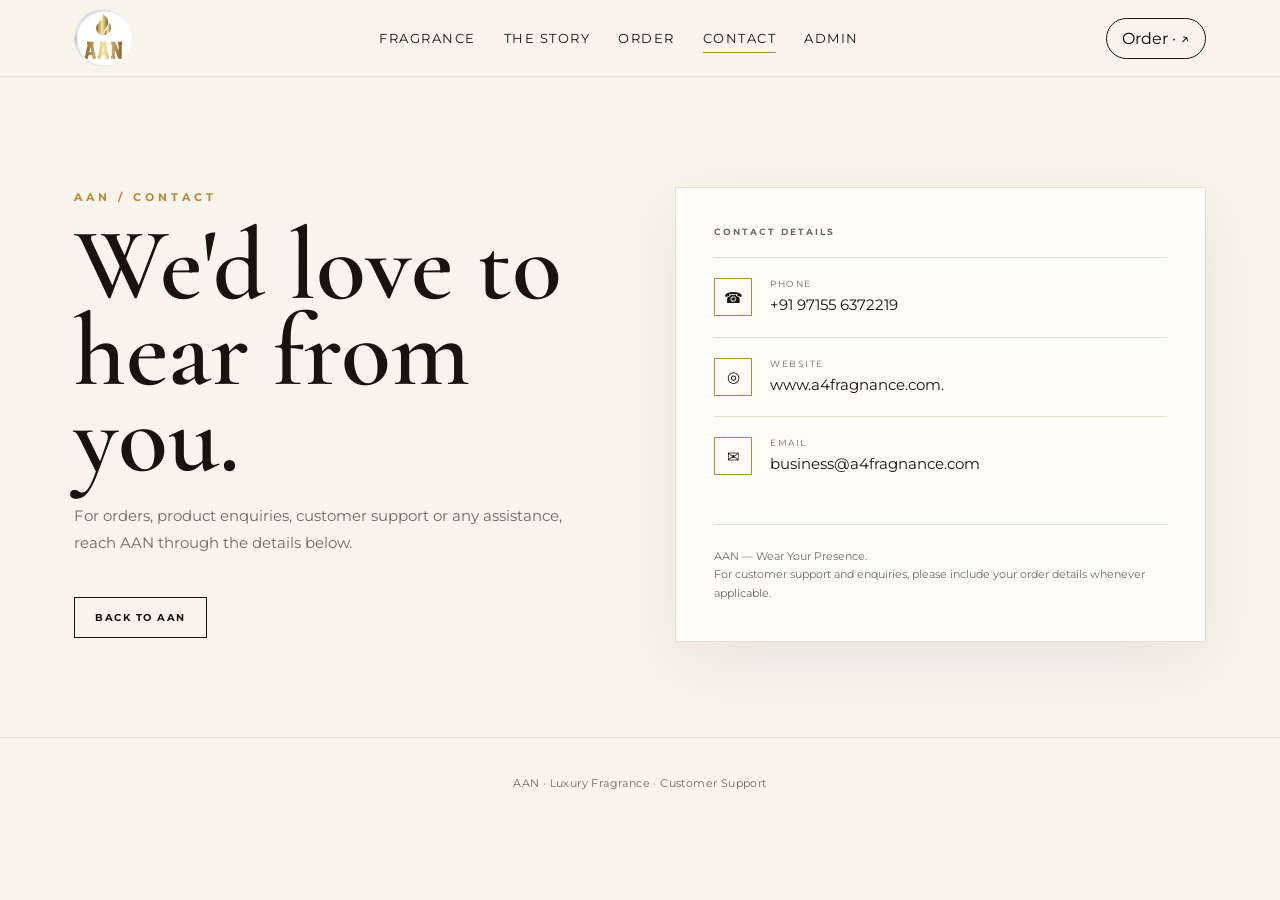
<file: contact.html>
<!DOCTYPE html>
<html lang="en">
<head>
<meta charset="UTF-8">
<meta name="viewport" content="width=device-width,initial-scale=1">
<title>AAN — Contact</title>
<meta name="description" content="Contact AAN for fragrance orders, support and enquiries.">
<link href="https://fonts.googleapis.com/css2?family=Cormorant+Garamond:wght@500;600;700&family=Montserrat:wght@400;500;600;700&display=swap" rel="stylesheet">
<style>
:root{--ink:#18130f;--cream:#f8f4ec;--gold:#b58a3a;--muted:#71695f;--line:#e6ded1;--paper:#fffdf9}
*{box-sizing:border-box}
html{scroll-behavior:smooth}
body{margin:0;background:var(--cream);color:var(--ink);font-family:Montserrat,Arial,sans-serif}
a{text-decoration:none;color:inherit}
button{font:inherit}
.header{position:sticky;top:0;z-index:50;background:rgba(248,244,236,.94);backdrop-filter:blur(12px);border-bottom:1px solid var(--line)}
.nav{max-width:1180px;margin:auto;height:76px;padding:0 24px;display:flex;align-items:center;justify-content:space-between;position:relative}
.logo{display:flex;align-items:center;justify-content:center;width:58px;height:58px;overflow:hidden;border-radius:50%}
.logo img{width:58px;height:58px;border-radius:50%;object-fit:cover;display:block}
.navlinks{display:flex;gap:28px;font-size:13px;text-transform:uppercase;letter-spacing:1.5px}
.navlinks a{position:relative;padding:8px 0}
.navlinks a:after{content:"";position:absolute;left:0;bottom:1px;width:0;height:1px;background:var(--gold);transition:.25s}
.navlinks a:hover:after,.navlinks a.active:after{width:100%}
.cart{border:1px solid var(--ink);padding:10px 15px;border-radius:999px;cursor:pointer;background:transparent}
.header-actions{display:flex;align-items:center;gap:10px}
.burger-btn{display:none;width:44px;height:44px;border:1px solid var(--ink);background:transparent;border-radius:50%;padding:9px;cursor:pointer;flex-direction:column;justify-content:center;gap:5px}
.burger-btn span{display:block;width:100%;height:2px;background:var(--ink);transition:.25s}
.burger-btn.active span:nth-child(1){transform:translateY(7px) rotate(45deg)}
.burger-btn.active span:nth-child(2){opacity:0}
.burger-btn.active span:nth-child(3){transform:translateY(-7px) rotate(-45deg)}
.mobile-menu{display:none}

.hero{max-width:1180px;margin:auto;padding:110px 24px 95px;display:grid;grid-template-columns:1fr 1fr;gap:70px;align-items:center}
.kicker{text-transform:uppercase;letter-spacing:4px;font-size:11px;color:var(--gold);font-weight:700}
h1,h2,h3{font-family:"Cormorant Garamond",serif}
h1{font-size:clamp(64px,8vw,105px);line-height:.84;margin:18px 0 22px;font-weight:600}
.hero p{max-width:530px;color:var(--muted);font-size:15px;line-height:1.8}
.contact-card{background:var(--paper);border:1px solid var(--line);padding:38px;box-shadow:0 20px 60px rgba(24,19,15,.07)}
.card-label{text-transform:uppercase;letter-spacing:2px;font-size:9px;color:var(--muted);font-weight:700;margin-bottom:20px}
.detail{display:flex;gap:18px;padding:20px 0;border-top:1px solid var(--line)}
.detail:first-of-type{border-top:0;padding-top:0}
.detail-icon{width:38px;height:38px;border:1px solid var(--gold);display:flex;align-items:center;justify-content:center;flex:none;font-size:15px}
.detail small{display:block;color:var(--muted);font-size:9px;letter-spacing:1.5px;text-transform:uppercase;margin-bottom:5px}
.detail a,.detail span{font-size:15px;line-height:1.5}
.detail a:hover{color:var(--gold)}
.note{margin-top:28px;padding-top:22px;border-top:1px solid var(--line);font-size:11px;line-height:1.7;color:var(--muted)}
.back{display:inline-block;margin-top:26px;border:1px solid var(--ink);padding:13px 20px;font-size:10px;font-weight:700;text-transform:uppercase;letter-spacing:1.5px}
.back:hover{background:var(--ink);color:#fff}
footer{padding:38px 24px;text-align:center;border-top:1px solid var(--line);color:var(--muted);font-size:11px;letter-spacing:.4px}

@media(max-width:800px){
 .header{height:68px}.nav{height:68px;padding:0 14px}
 .navlinks{display:none}.cart{padding:9px 12px;font-size:12px}
 .burger-btn{display:flex;position:absolute;left:50%;top:50%;transform:translate(-50%,-50%)}
 .burger-btn.active{transform:translate(-50%,-50%)}
 .mobile-menu{display:flex;position:absolute;left:0;right:0;top:68px;background:rgba(248,244,236,.98);backdrop-filter:blur(15px);border-bottom:1px solid var(--line);box-shadow:0 15px 30px rgba(0,0,0,.12);flex-direction:column;padding:8px 18px 18px;transform:translateY(-120%);opacity:0;pointer-events:none;transition:.25s}
 .mobile-menu.open{transform:translateY(0);opacity:1;pointer-events:auto}
 .mobile-menu a{padding:17px 8px;border-bottom:1px solid var(--line);font-size:13px;font-weight:600;text-transform:uppercase;letter-spacing:1.5px}
 .hero{grid-template-columns:1fr;gap:35px;padding:65px 18px 60px;text-align:center}
 h1{font-size:clamp(58px,17vw,82px)}
 .hero p{margin-left:auto;margin-right:auto;font-size:14px}
 .contact-card{text-align:left;padding:26px 20px}
 .detail a,.detail span{font-size:14px}
}
</style>
</head>
<body>
<header class="header">
<nav class="nav">
<a class="logo" href="index.html" aria-label="AAN Home"><img src="images/aan-logo.jpg" alt="AAN"></a>
<div class="navlinks">
<a href="index.html#fragrance">Fragrance</a>
<a href="index.html#story">The Story</a>
<a href="index.html#order">Order</a>
<a href="contact.html" class="active">Contact</a>
<a href="admin.html">Admin</a>
</div>
<div class="header-actions">
<button class="cart" type="button" onclick="window.location.href='index.html#order'">Order · ↗</button>
<button class="burger-btn" id="burgerBtn" type="button" onclick="toggleMenu()" aria-label="Open menu" aria-expanded="false"><span></span><span></span><span></span></button>
</div>
</nav>
<div class="mobile-menu" id="mobileMenu">
<a href="index.html#fragrance" onclick="closeMenu()">Fragrance</a>
<a href="index.html#story" onclick="closeMenu()">The Story</a>
<a href="index.html#order" onclick="closeMenu()">Order</a>
<a href="contact.html" onclick="closeMenu()">Contact</a>
<a href="admin.html" onclick="closeMenu()">Admin</a>
</div>
</header>

<main>
<section class="hero">
<div>
<div class="kicker">AAN / Contact</div>
<h1>We'd love to hear from you.</h1>
<p>For orders, product enquiries, customer support or any assistance, reach AAN through the details below.</p>
<a class="back" href="index.html">Back to AAN</a>
</div>

<div class="contact-card">
<div class="card-label">Contact Details</div>

<div class="detail">
<div class="detail-icon">☎</div>
<div><small>Phone</small><a href="tel:+91971556372219">+91 97155 6372219</a></div>
</div>

<div class="detail">
<div class="detail-icon">◎</div>
<div><small>Website</small><a href="www.a4fragnance.com." target="_blank" rel="noopener">www.a4fragnance.com.</a></div>
</div>

<div class="detail">
<div class="detail-icon">✉</div>
<div><small>Email</small><a href="mailto:business@a4fragnance.com">business@a4fragnance.com</a></div>
</div>

<div class="note">AAN — Wear Your Presence.<br>For customer support and enquiries, please include your order details whenever applicable.</div>
</div>
</section>
</main>

<footer>AAN · Luxury Fragrance · Customer Support</footer>

<script>
function toggleMenu(){
 const menu=document.getElementById('mobileMenu'),btn=document.getElementById('burgerBtn');
 const open=menu.classList.toggle('open');
 btn.classList.toggle('active',open);
 btn.setAttribute('aria-expanded',open?'true':'false');
}
function closeMenu(){
 const menu=document.getElementById('mobileMenu'),btn=document.getElementById('burgerBtn');
 menu.classList.remove('open');btn.classList.remove('active');btn.setAttribute('aria-expanded','false');
}
</script>
</body>
</html>
</file>
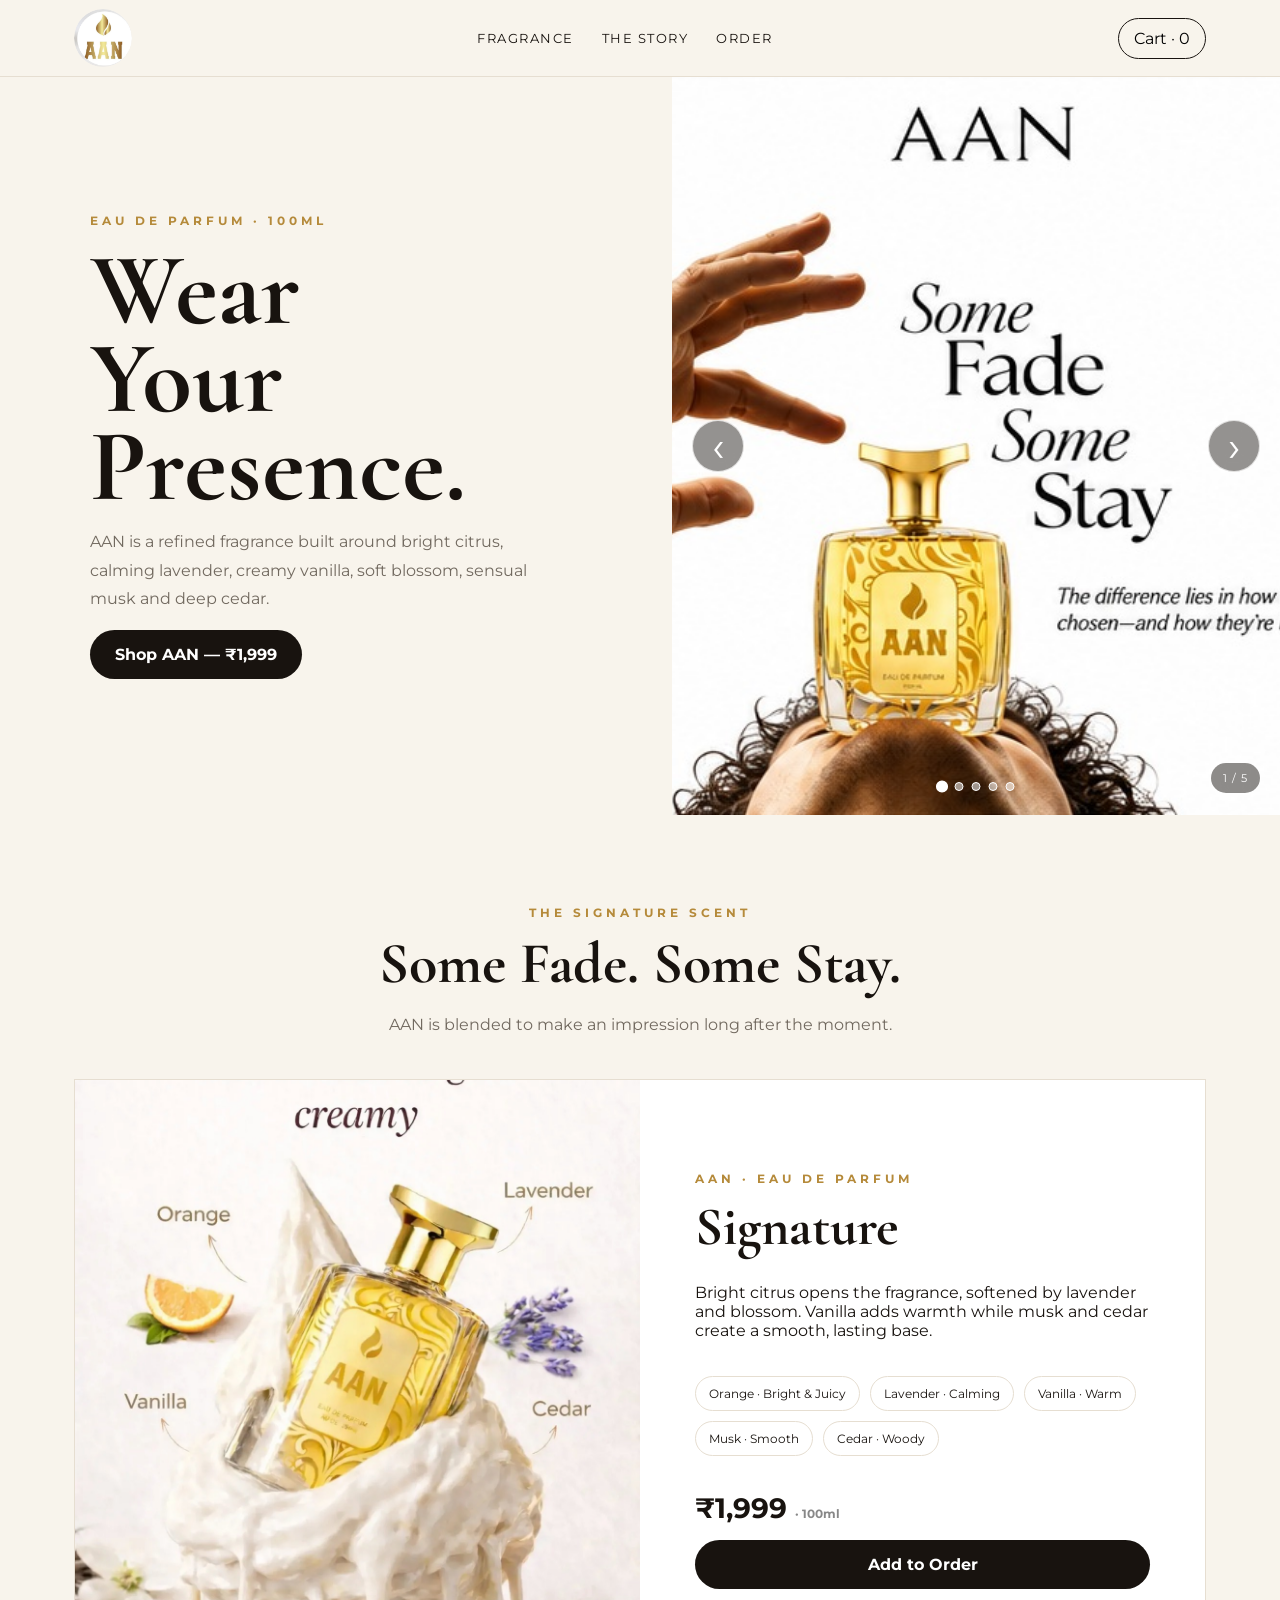
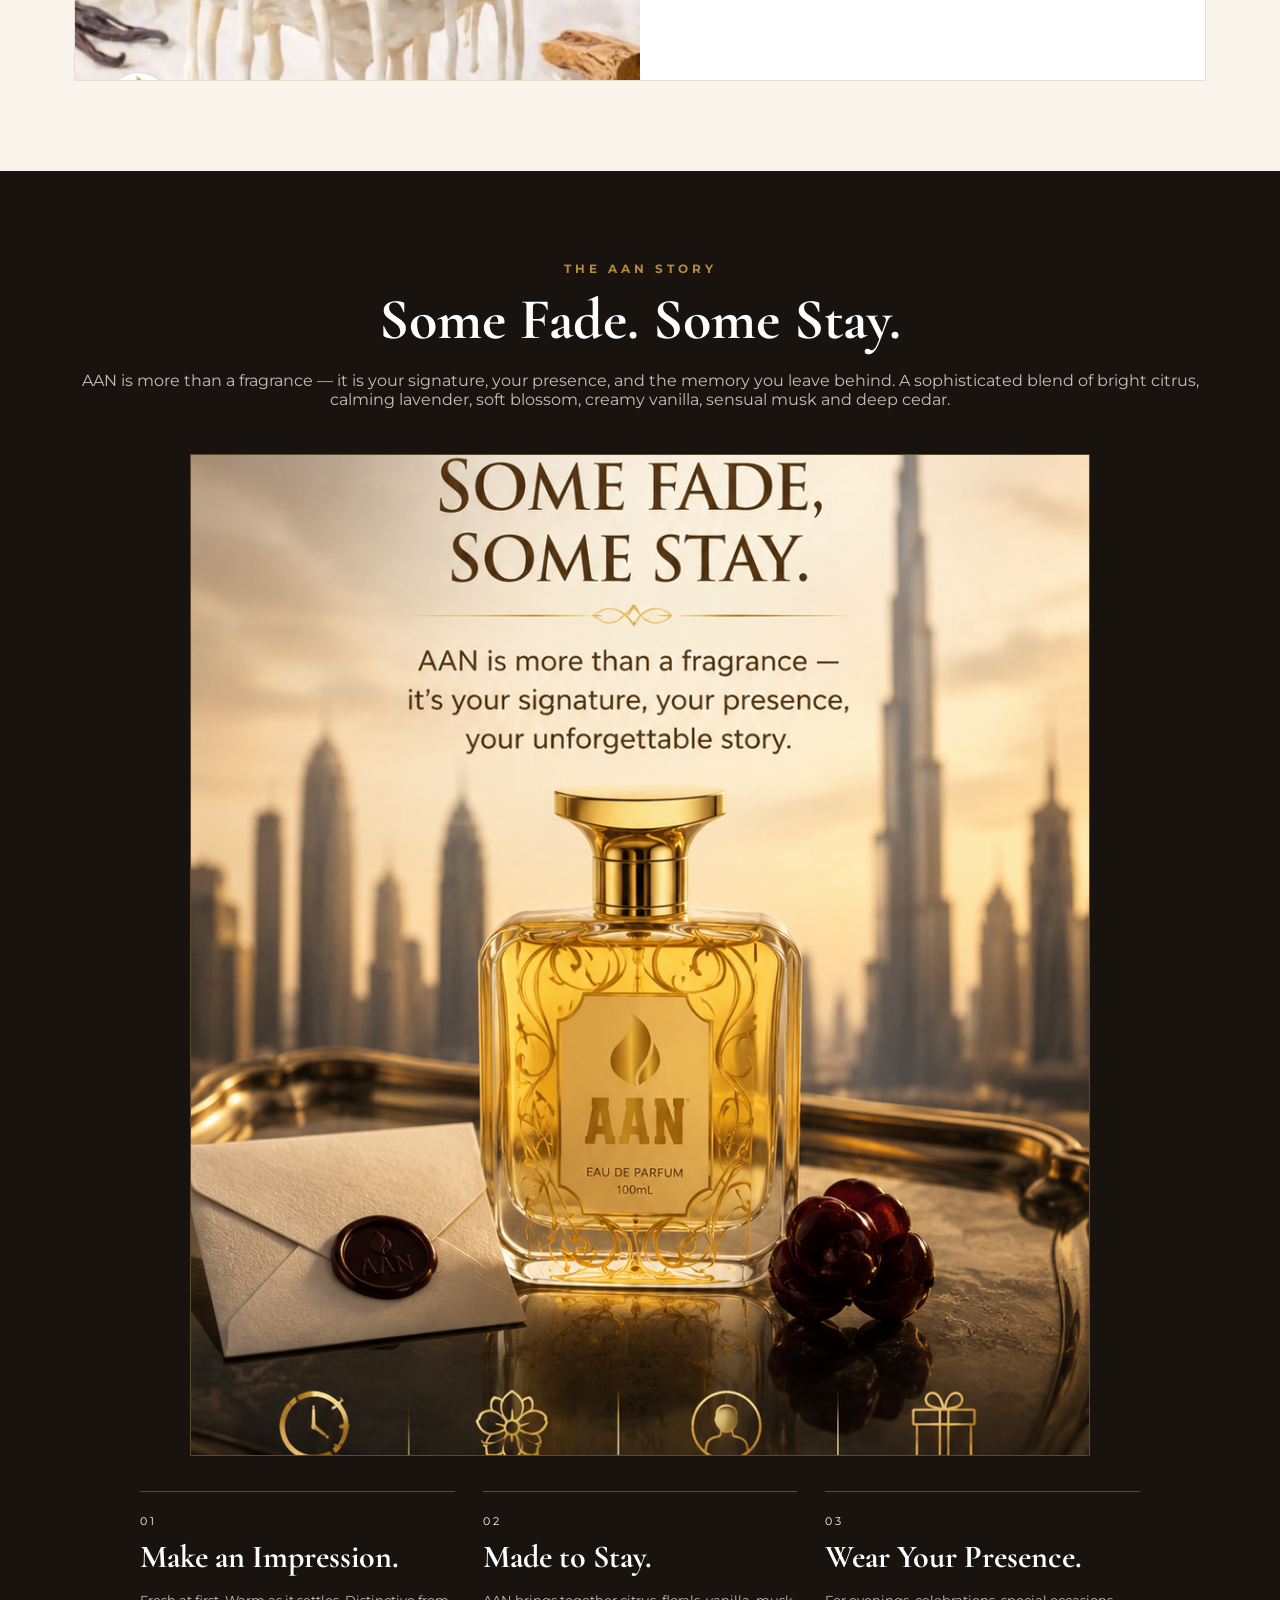
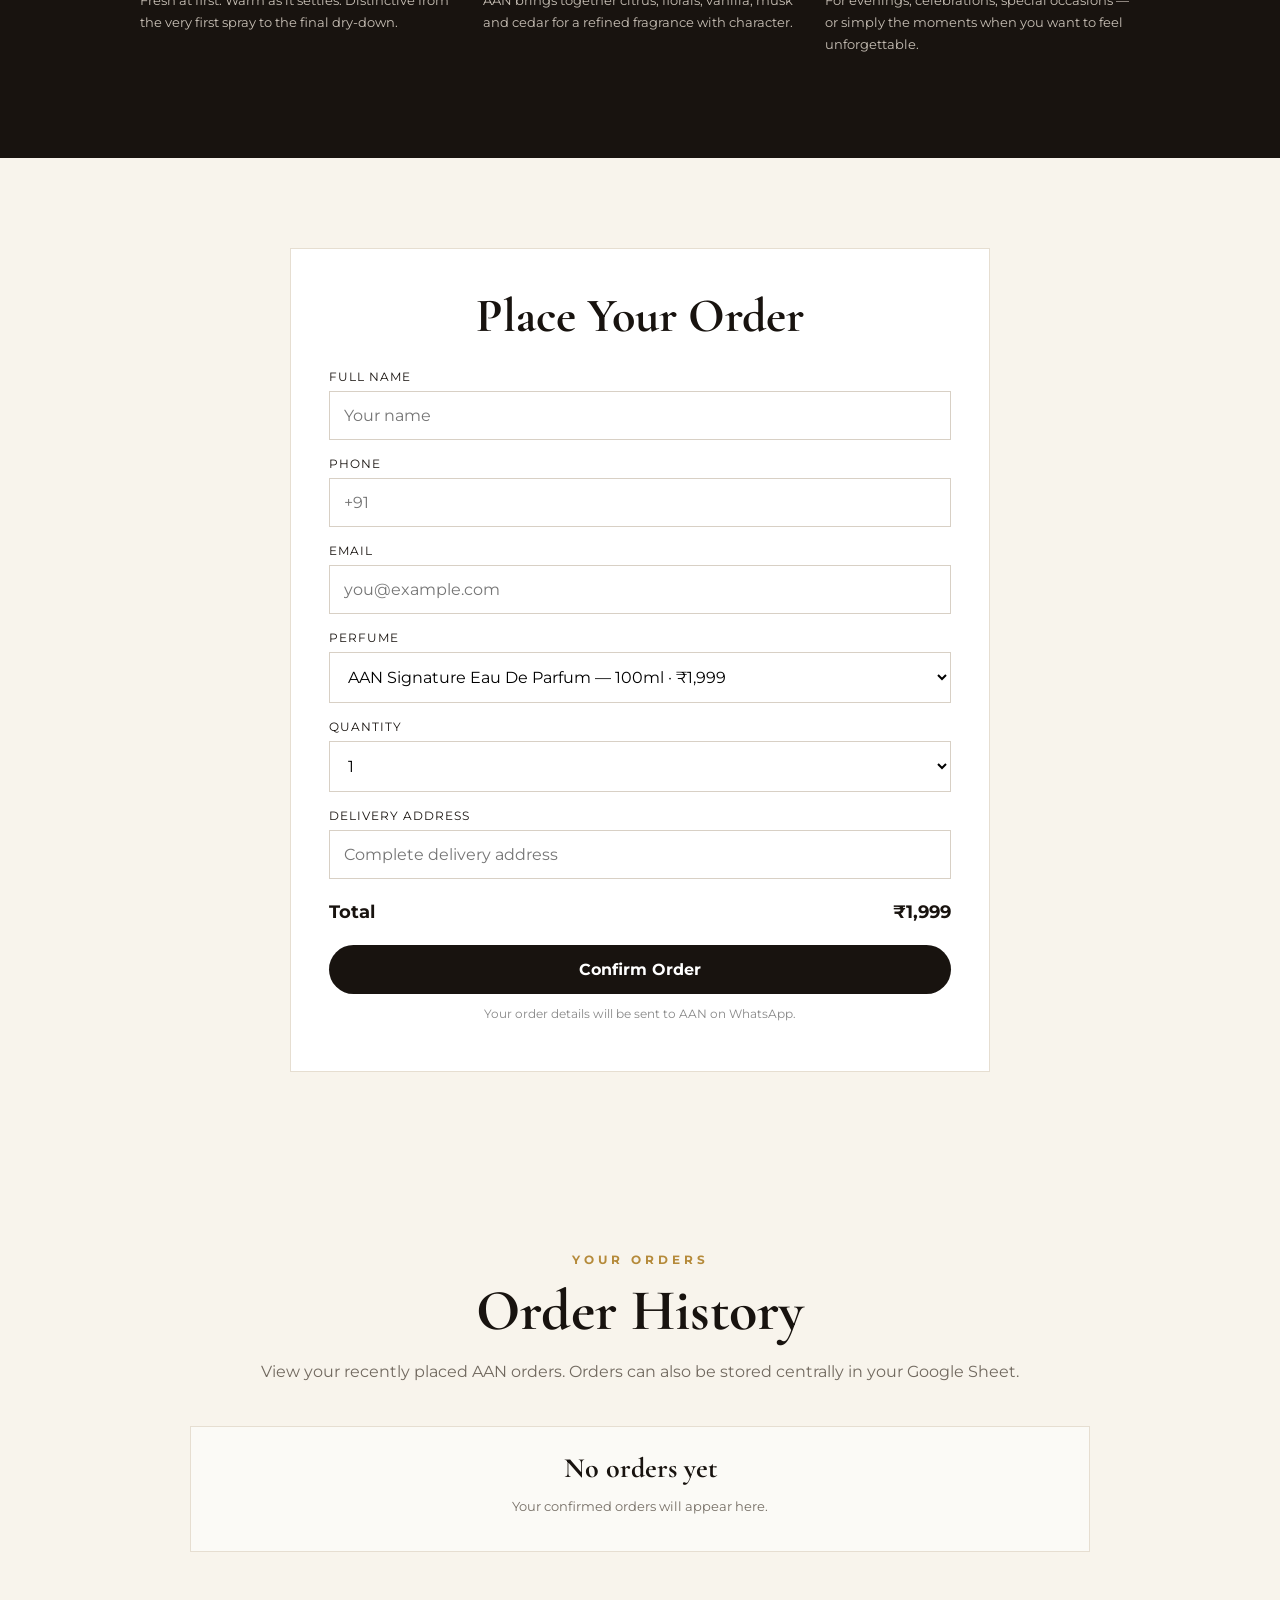
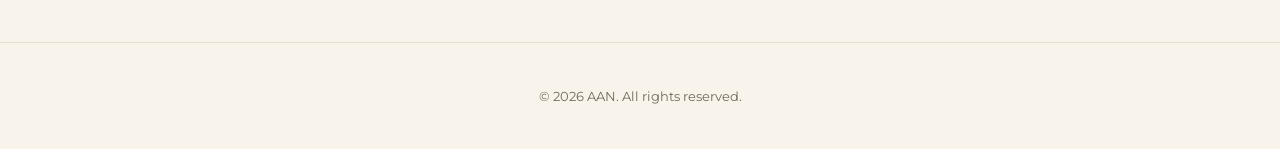
<file: index.backup.html>
<!DOCTYPE html>
<html lang="en">
<head>
<meta charset="UTF-8">
<meta name="viewport" content="width=device-width, initial-scale=1.0">
<title>AAN — Wear Your Presence</title>
<meta name="description" content="AAN luxury fragrance — a refined signature scent.">
<link href="https://fonts.googleapis.com/css2?family=Cormorant+Garamond:wght@500;600;700&family=Montserrat:wght@400;500;600;700&display=swap" rel="stylesheet">
<style>
:root{--ink:#18130f;--cream:#f8f4ec;--gold:#b58a3a;--muted:#71695f;--line:#e6ded1}
*{box-sizing:border-box}html{scroll-behavior:smooth}body{margin:0;font-family:Montserrat,Arial,sans-serif;color:var(--ink);background:var(--cream)}
a{text-decoration:none;color:inherit}button,input,select{font:inherit}
.header{position:sticky;top:0;z-index:20;background:rgba(248,244,236,.94);backdrop-filter:blur(12px);border-bottom:1px solid var(--line)}
.nav{max-width:1180px;margin:auto;height:76px;padding:0 24px;display:flex;align-items:center;justify-content:space-between}
.logo{font-family:"Cormorant Garamond",serif;font-size:42px;letter-spacing:8px;font-weight:700}.navlinks{display:flex;gap:28px;font-size:13px;text-transform:uppercase;letter-spacing:1.5px}
.cart{border:1px solid var(--ink);padding:10px 15px;border-radius:999px;cursor:pointer;background:transparent}
.hero{min-height:82vh;display:grid;grid-template-columns:1.05fr .95fr;align-items:center;max-width:1280px;margin:auto}.hero-copy{padding:70px 8vw 70px 7vw}
.kicker{text-transform:uppercase;letter-spacing:4px;font-size:12px;color:var(--gold);font-weight:700}
h1,h2,h3{font-family:"Cormorant Garamond",serif}h1{font-size:clamp(58px,8vw,112px);line-height:.86;margin:18px 0}
.hero-copy p{max-width:520px;color:var(--muted);line-height:1.8;font-size:16px}.btn{display:inline-block;border:0;cursor:pointer;border-radius:999px;padding:15px 25px;font-weight:700}
.btn-gold{background:var(--ink);color:white}.hero-img{height:82vh;overflow:hidden}.hero-img img{width:100%;height:100%;object-fit:cover}
.section{max-width:1180px;margin:auto;padding:90px 24px}.section-head{text-align:center;margin-bottom:45px}.section-head h2{font-size:58px;margin:8px 0}.section-head p{color:var(--muted)}
.product{background:white;border:1px solid var(--line);display:grid;grid-template-columns:1fr 1fr;overflow:hidden}.product img{width:100%;height:600px;object-fit:cover}.product-info{padding:55px;display:flex;flex-direction:column;justify-content:center}
.product-info h3{font-size:54px;margin:8px 0}.price{font-size:28px;font-weight:700;margin:15px 0}.notes{display:flex;gap:10px;flex-wrap:wrap;margin:20px 0}.note{padding:9px 13px;border:1px solid var(--line);border-radius:999px;font-size:12px}
.story{background:var(--ink);color:white}.story .section-head p{color:#c8c0b6}.gallery{display:grid;grid-template-columns:repeat(4,1fr);gap:14px}.gallery img{width:100%;height:420px;object-fit:cover}
.order{background:white;border:1px solid var(--line);max-width:700px;margin:auto;padding:38px}.order h2{text-align:center;font-size:48px;margin:0 0 24px}
.field{margin-bottom:16px}.field label{display:block;font-size:12px;text-transform:uppercase;letter-spacing:1px;margin-bottom:7px}.field input,.field select{width:100%;padding:14px;border:1px solid #d8d0c5;background:#fff}
.total{display:flex;justify-content:space-between;font-weight:700;font-size:18px;margin:22px 0}footer{padding:45px 24px;text-align:center;border-top:1px solid var(--line);color:var(--muted);font-size:13px}
@media(max-width:800px){.navlinks{display:none}.hero{grid-template-columns:1fr}.hero-img{height:55vh}.hero-copy{padding:65px 24px}.product{grid-template-columns:1fr}.product img{height:480px}.gallery{grid-template-columns:1fr 1fr}.gallery img{height:300px}}

.cart-modal{display:none;position:fixed;inset:0;z-index:1000}
.cart-modal.open{display:block}
.cart-overlay{position:absolute;inset:0;background:rgba(0,0,0,.58);backdrop-filter:blur(5px)}
.cart-panel{position:absolute;right:0;top:0;height:100%;width:min(520px,100%);background:var(--cream);padding:42px 32px;overflow:auto;box-shadow:-20px 0 60px rgba(0,0,0,.2)}
.cart-close{position:absolute;right:22px;top:16px;border:0;background:transparent;font-size:34px;cursor:pointer;color:var(--ink)}
.cart-panel h2{font-family:"Cormorant Garamond",serif;font-size:52px;margin:8px 0 28px}
.cart-empty{text-align:center;padding:50px 10px}
.empty-icon{font-size:48px}.cart-empty h3{font-size:32px;margin:12px 0}.cart-empty p{color:var(--muted);line-height:1.7;margin-bottom:24px}
.cart-product{display:grid;grid-template-columns:145px 1fr;gap:20px;background:white;border:1px solid var(--line);padding:16px;margin-bottom:22px}
.cart-product img{width:145px;height:175px;object-fit:cover}.cart-product h3{font-size:34px;margin:4px 0}.cart-desc{font-size:13px;color:var(--muted);line-height:1.5}
.cart-row{display:flex;align-items:center;justify-content:space-between;margin-top:15px;font-size:13px}
.qty-control{display:flex;align-items:center;gap:14px;border:1px solid var(--line);padding:5px 8px}
.qty-control button{border:0;background:transparent;font-size:20px;cursor:pointer;width:24px}
.cart-total{display:flex;justify-content:space-between;font-size:21px;font-weight:700;border-top:1px solid var(--line);padding:20px 0;margin-bottom:10px}
@media(max-width:520px){.cart-panel{padding:38px 20px}.cart-product{grid-template-columns:105px 1fr}.cart-product img{width:105px;height:145px}}


.logo{display:flex;align-items:center;justify-content:center;width:58px;height:58px;overflow:hidden;border-radius:50%;letter-spacing:0}
.logo img{width:58px;height:58px;border-radius:50%;object-fit:cover;display:block}


.story-feature{max-width:900px;margin:0 auto;border:1px solid rgba(215,182,107,.35);overflow:hidden;background:#111}
.story-feature img{width:100%;display:block;max-height:1000px;object-fit:cover}
.story-copy{max-width:1000px;margin:35px auto 0;display:grid;grid-template-columns:repeat(3,1fr);gap:28px}
.story-copy>div{border-top:1px solid rgba(215,182,107,.35);padding-top:18px}
.story-number{color:var(--gold2);font-size:11px;letter-spacing:3px}
.story-copy h3{font-size:32px;margin:8px 0}
.story-copy p{color:#c8c0b6;line-height:1.7;font-size:13px}
@media(max-width:800px){.story-copy{grid-template-columns:1fr}.logo,.logo img{width:52px;height:52px}}


.hero-slider{position:relative;background:#eee;overflow:hidden}
.hero-slides{position:absolute;inset:0}
.hero-slide{position:absolute!important;inset:0;width:100%!important;height:100%!important;object-fit:cover;opacity:0;visibility:hidden;transition:opacity .45s ease;object-position:center}
.hero-slide.active{opacity:1;visibility:visible}
.hero-slide.hero-vertical{object-fit:contain;background:#f8f4ec;padding:18px}
.hero-arrow{position:absolute;top:50%;transform:translateY(-50%);width:52px;height:52px;border-radius:50%;border:1px solid rgba(255,255,255,.7);background:rgba(20,16,12,.45);color:#fff;font-size:42px;line-height:42px;cursor:pointer;z-index:4;backdrop-filter:blur(8px);transition:.2s}
.hero-arrow:hover{background:rgba(20,16,12,.75);transform:translateY(-50%) scale(1.05)}
.hero-prev{left:20px}.hero-next{right:20px}
.hero-dots{position:absolute;bottom:24px;left:50%;transform:translateX(-50%);display:flex;gap:8px;z-index:4}
.hero-dot{width:9px;height:9px;padding:0;border:1px solid #fff;border-radius:50%;background:rgba(255,255,255,.55);cursor:pointer}
.hero-dot.active{background:#fff;transform:scale(1.35)}
.hero-count{position:absolute;right:20px;bottom:22px;background:rgba(20,16,12,.48);color:#fff;padding:8px 12px;border-radius:999px;font-size:11px;letter-spacing:1px;z-index:4;backdrop-filter:blur(8px)}
@media(max-width:800px){.hero-arrow{width:44px;height:44px;font-size:35px}.hero-prev{left:12px}.hero-next{right:12px}.hero-dots{bottom:16px}.hero-count{right:12px;bottom:14px}}

/* =========================
   MOBILE / TABLET RESPONSIVE
   ========================= */
@media (max-width: 800px) {
  body{overflow-x:hidden}
  .header{position:sticky;top:0}
  .nav{height:68px;padding:0 14px}.header-actions{display:flex;align-items:center;gap:8px}
  .navlinks{display:none}
  .logo,.logo img{width:48px;height:48px}
  .cart{padding:9px 12px;font-size:12px}

  .hero{
    display:flex;
    flex-direction:column;
    min-height:auto;
    width:100%;
  }
  .hero-copy{
    width:100%;
    padding:48px 22px 34px;
    text-align:center;
    order:1;
  }
  .kicker{font-size:10px;letter-spacing:2.5px}
  h1{
    font-size:clamp(52px,16vw,78px);
    line-height:.88;
    margin:14px 0 20px;
  }
  .hero-copy p{
    font-size:14px;
    line-height:1.7;
    margin:0 auto 24px;
    max-width:520px;
  }
  .hero-copy .btn{
    width:100%;
    max-width:340px;
    padding:14px 18px;
  }

  .hero-img{
    width:100%;
    height:auto;
    aspect-ratio:4/5;
    min-height:0;
    order:2;
  }
  .hero-slide{object-fit:cover}
  .hero-slide.hero-vertical{
    object-fit:contain;
    padding:8px;
    background:#f8f4ec;
  }
  .hero-arrow{
    width:42px;
    height:42px;
    font-size:32px;
    line-height:38px;
    border-width:1px;
  }
  .hero-prev{left:10px}
  .hero-next{right:10px}
  .hero-dots{bottom:12px;gap:7px}
  .hero-dot{width:8px;height:8px}
  .hero-count{right:10px;bottom:10px;padding:7px 10px;font-size:10px}

  .section{padding:60px 16px}
  .section-head{margin-bottom:30px}
  .section-head h2{font-size:42px;line-height:1;margin:8px 0 12px}
  .section-head p{font-size:14px;line-height:1.7;margin:0 auto;max-width:600px}

  .product{display:flex;flex-direction:column}
  .product img{width:100%;height:auto;aspect-ratio:1/1;object-fit:cover}
  .product-info{padding:28px 22px}
  .product-info h3{font-size:44px}
  .product-info p{font-size:14px;line-height:1.75}
  .notes{gap:7px;margin:15px 0}
  .note{font-size:10px;padding:8px 10px}
  .product-info .btn{width:100%;margin-top:5px}

  .story-feature{width:100%;border-width:1px}
  .story-feature img{width:100%;height:auto;max-height:none}
  .story-copy{grid-template-columns:1fr;gap:24px;margin-top:28px}
  .story-copy h3{font-size:29px}
  .story-copy p{font-size:13px}

  .order{
    width:100%;
    padding:28px 18px;
    border-radius:2px;
  }
  .order h2{font-size:42px;line-height:1;margin-bottom:22px}
  .field{margin-bottom:14px}
  .field label{font-size:10px}
  .field input,.field select{
    min-height:48px;
    padding:13px;
    font-size:14px;
    border-radius:0;
  }
  .total{font-size:17px;margin:20px 0}
  .order .btn{min-height:50px}

  footer{padding:32px 16px;font-size:11px;line-height:1.6}

  /* Cart drawer becomes a bottom sheet on phones */
  .cart-panel{
    top:auto;
    bottom:0;
    right:0;
    width:100%;
    height:min(88vh,720px);
    border-radius:22px 22px 0 0;
    padding:30px 18px 24px;
    box-shadow:0 -15px 50px rgba(0,0,0,.28);
  }
  .cart-panel h2{font-size:44px;margin:6px 0 22px}
  .cart-close{right:14px;top:10px;font-size:32px}
  .cart-product{
    grid-template-columns:96px 1fr;
    gap:13px;
    padding:12px;
    margin-bottom:18px;
  }
  .cart-product img{width:96px;height:125px}
  .cart-product h3{font-size:29px}
  .cart-desc{font-size:11px}
  .cart-row{font-size:11px;margin-top:10px}
  .qty-control{gap:10px}
  .cart-total{font-size:18px;padding:16px 0}
  .cart-empty{padding:30px 8px}
  .cart-empty h3{font-size:29px}
  .cart-empty p{font-size:13px;line-height:1.6}

  /* Prevent iOS zoom on form fields */
  input,select,textarea{font-size:16px!important}
}

@media (max-width: 380px) {
  .nav{padding:0 10px}
  .cart{padding:8px 10px}
  .hero-copy{padding:38px 16px 28px}
  h1{font-size:50px}
  .section{padding:50px 12px}
  .section-head h2{font-size:37px}
  .product-info{padding:24px 17px}
  .hero-arrow{width:38px;height:38px;font-size:29px}
}


/* =========================
   MOBILE BURGER MENU
   ========================= */
.desktop-navlinks{display:flex;gap:28px;font-size:13px;text-transform:uppercase;letter-spacing:1.5px}
.desktop-cart{display:block}.header-actions{display:flex;align-items:center;gap:10px}
.burger-btn{display:none;width:44px;height:44px;border:1px solid var(--ink);background:transparent;border-radius:50%;padding:9px;cursor:pointer;flex-direction:column;justify-content:center;gap:5px}
.burger-btn span{display:block;width:100%;height:2px;background:var(--ink);transition:.25s}
.burger-btn.active span:nth-child(1){transform:translateY(7px) rotate(45deg)}
.burger-btn.active span:nth-child(2){opacity:0}
.burger-btn.active span:nth-child(3){transform:translateY(-7px) rotate(-45deg)}
.mobile-menu{display:none}

@media(max-width:800px){
  .desktop-navlinks{display:none}.desktop-cart{display:block}
  .burger-btn{display:flex}
  .mobile-menu{
    display:flex;
    position:absolute;
    left:0;
    right:0;
    top:68px;
    background:rgba(248,244,236,.98);
    backdrop-filter:blur(15px);
    border-bottom:1px solid var(--line);
    box-shadow:0 15px 30px rgba(0,0,0,.12);
    flex-direction:column;
    padding:8px 18px 18px;
    transform:translateY(-120%);
    opacity:0;
    pointer-events:none;
    transition:.25s ease;
  }
  .mobile-menu.open{transform:translateY(0);opacity:1;pointer-events:auto}
  .mobile-menu a,
  .mobile-menu button{
    padding:17px 8px;
    border:0;
    border-bottom:1px solid var(--line);
    background:transparent;
    color:var(--ink);
    text-align:left;
    font-size:13px;
    font-weight:600;
    text-transform:uppercase;
    letter-spacing:1.5px;
    cursor:pointer;
  }
  .mobile-menu button{border-bottom:0}
}


.order .field select{appearance:auto;cursor:pointer}
@media(max-width:800px){
  .order .field select{width:100%;min-height:48px;padding:13px;font-size:16px}
}


@media(max-width:800px){
  .nav{position:relative}
  .burger-btn{
    position:absolute;
    left:50%;
    top:50%;
    transform:translate(-50%,-50%);
  }
  .burger-btn.active{
    transform:translate(-50%,-50%);
  }
  .burger-btn.active span:nth-child(1){transform:translateY(7px) rotate(45deg)}
  .burger-btn.active span:nth-child(2){opacity:0}
  .burger-btn.active span:nth-child(3){transform:translateY(-7px) rotate(-45deg)}
}


.history-list{max-width:900px;margin:0 auto}
.history-empty,.history-card{
  border:1px solid var(--line);
  background:rgba(255,255,255,.55);
  padding:24px;
}
.history-empty{text-align:center}
.history-empty h3{font-size:28px;margin:0 0 8px}
.history-empty p{font-size:13px;color:#766f66}
.history-card{margin-bottom:16px}
.history-card-head{display:flex;justify-content:space-between;gap:15px;align-items:flex-start;border-bottom:1px solid var(--line);padding-bottom:14px;margin-bottom:14px}
.history-card h3{margin:0;font-size:26px}
.history-status{font-size:10px;letter-spacing:1.5px;text-transform:uppercase;border:1px solid var(--gold2);padding:7px 9px}
.history-grid{display:grid;grid-template-columns:repeat(2,1fr);gap:8px 28px}
.history-item{font-size:12px;line-height:1.6}
.history-item strong{display:block;font-size:10px;text-transform:uppercase;letter-spacing:1px;color:#766f66;margin-bottom:2px}
.history-total{margin-top:16px;padding-top:14px;border-top:1px solid var(--line);font-size:18px;font-weight:600}
@media(max-width:800px){
  .history-list{width:100%}
  .history-card{padding:18px}
  .history-card-head{flex-direction:column}
  .history-grid{grid-template-columns:1fr}
}


@media(max-width:800px){
  .nav{position:relative}
  .burger-btn{
    position:absolute;
    left:50%;
    top:50%;
    transform:translate(-50%,-50%);
  }
  .burger-btn.active{transform:translate(-50%,-50%)}
  .burger-btn.active span:nth-child(1){transform:translateY(7px) rotate(45deg)}
  .burger-btn.active span:nth-child(2){opacity:0}
  .burger-btn.active span:nth-child(3){transform:translateY(-7px) rotate(-45deg)}
}

</style>
</head>
<body>
<header class="header">
<nav class="nav">
  <a class="logo" href="#" aria-label="AAN Home">
    <img src="images/aan-logo.jpg" alt="AAN logo">
  </a>

  <div class="desktop-navlinks">
    <a href="#fragrance">Fragrance</a>
    <a href="#story">The Story</a>
    <a href="#order">Order</a>
  </div>

  <div class="header-actions">
    <button class="cart" onclick="openCart()">
      Cart · <span id="cartCount">0</span>
    </button>

    <button class="burger-btn"
            id="burgerBtn"
            onclick="toggleMenu()"
            aria-label="Open menu"
            aria-expanded="false">
      <span></span><span></span><span></span>
    </button>
  </div>
</nav>

<div class="mobile-menu" id="mobileMenu">
  <a href="#fragrance" onclick="closeMenu()">Fragrance</a>
  <a href="#story" onclick="closeMenu()">The Story</a>
  <a href="#order" onclick="closeMenu()">Order</a>
  <a href="#history" onclick="closeMenu();showHistory()">Order History</a>
</div>
</header>

<main>
<section class="hero">
<div class="hero-copy"><div class="kicker">Eau de Parfum · 100ml</div><h1>Wear<br>Your<br>Presence.</h1>
<p>AAN is a refined fragrance built around bright citrus, calming lavender, creamy vanilla, soft blossom, sensual musk and deep cedar.</p>
<a class="btn btn-gold" href="#order">Shop AAN — ₹1,999</a></div>
<div class="hero-img hero-slider" aria-label="AAN fragrance gallery">
  <div class="hero-slides">
    <img class="hero-slide active" src="images/hero-1.jpg" alt="AAN perfume with citrus and floral notes">
    <img class="hero-slide" src="images/hero-2.jpg" alt="AAN perfume with creamy vanilla notes">
    <img class="hero-slide" src="images/hero-3.jpg" alt="AAN perfume in a luxury city campaign">
    <img class="hero-slide" src="images/hero-4.jpg" alt="AAN perfume presented on a luxury tray">
    <img class="hero-slide hero-vertical" src="images/hero-5.png" alt="AAN perfume campaign">
  </div>
  <button class="hero-arrow hero-prev" type="button" onclick="changeHero(-1)" aria-label="Previous image">‹</button>
  <button class="hero-arrow hero-next" type="button" onclick="changeHero(1)" aria-label="Next image">›</button>
  <div class="hero-dots" aria-label="Choose image">
    <button class="hero-dot active" type="button" onclick="showHero(0)" aria-label="Image 1"></button>
    <button class="hero-dot" type="button" onclick="showHero(1)" aria-label="Image 2"></button>
    <button class="hero-dot" type="button" onclick="showHero(2)" aria-label="Image 3"></button>
    <button class="hero-dot" type="button" onclick="showHero(3)" aria-label="Image 4"></button>
    <button class="hero-dot" type="button" onclick="showHero(4)" aria-label="Image 5"></button>
  </div>
  <div class="hero-count"><span id="heroCurrent">1</span> / 5</div>
</div>
</section>

<section class="section" id="fragrance"><div class="section-head"><div class="kicker">The Signature Scent</div><h2>Some Fade. Some Stay.</h2><p>AAN is blended to make an impression long after the moment.</p></div>
<div class="product"><img src="images/aan-3.jpg" alt="AAN fragrance with ingredients"><div class="product-info">
<div class="kicker">AAN · Eau de Parfum</div><h3>Signature</h3><p>Bright citrus opens the fragrance, softened by lavender and blossom. Vanilla adds warmth while musk and cedar create a smooth, lasting base.</p>
<div class="notes"><span class="note">Orange · Bright & Juicy</span><span class="note">Lavender · Calming</span><span class="note">Vanilla · Warm</span><span class="note">Musk · Smooth</span><span class="note">Cedar · Woody</span></div>
<div class="price">₹1,999 <small style="font-size:12px;color:#888">· 100ml</small></div>
<button class="btn btn-gold" onclick="addToCart()">Add to Order</button></div></div></section>

<section class="story" id="story">
<div class="section">
  <div class="section-head">
    <div class="kicker">THE AAN STORY</div>
    <h2>Some Fade. Some Stay.</h2>
    <p>
      AAN is more than a fragrance — it is your signature, your presence,
      and the memory you leave behind. A sophisticated blend of bright citrus,
      calming lavender, soft blossom, creamy vanilla, sensual musk and deep cedar.
    </p>
  </div>

  <div class="story-feature">
    <img src="images/aan-story.jpg" alt="AAN luxury perfume story campaign">
  </div>

  <div class="story-copy">
    <div>
      <span class="story-number">01</span>
      <h3>Make an Impression.</h3>
      <p>Fresh at first. Warm as it settles. Distinctive from the very first spray to the final dry-down.</p>
    </div>
    <div>
      <span class="story-number">02</span>
      <h3>Made to Stay.</h3>
      <p>AAN brings together citrus, florals, vanilla, musk and cedar for a refined fragrance with character.</p>
    </div>
    <div>
      <span class="story-number">03</span>
      <h3>Wear Your Presence.</h3>
      <p>For evenings, celebrations, special occasions — or simply the moments when you want to feel unforgettable.</p>
    </div>
  </div>
</div>
</section>

<section class="section" id="order"><div class="order"><h2>Place Your Order</h2>
<div class="field"><label>Full Name</label><input id="name" required placeholder="Your name"></div>
<div class="field"><label>Phone</label><input id="phone" required placeholder="+91"></div>
<div class="field"><label>Email</label><input id="email" type="email" placeholder="you@example.com"></div>
<div class="field">
  <label>Perfume</label>
  <select id="product" onchange="updateProduct()">
    <option value="signature" data-price="1999">AAN Signature Eau De Parfum — 100ml · ₹1,999</option>
  </select>
</div>
<div class="field"><label>Quantity</label><select id="qty" onchange="updateTotal()"><option value="1">1</option><option value="2">2</option><option value="3">3</option><option value="4">4</option></select></div>
<div class="field"><label>Delivery Address</label><input id="address" required placeholder="Complete delivery address"></div>
<div class="total"><span>Total</span><span id="total">₹1,999</span></div>
<button class="btn btn-gold" style="width:100%" onclick="placeOrder()">Confirm Order</button>
<p style="text-align:center;color:#888;font-size:12px">Your order details will be sent to AAN on WhatsApp.</p>
</div></section>
</main>

<section class="section" id="history">
  <div class="section-head">
    <div class="kicker">YOUR ORDERS</div>
    <h2>Order History</h2>
    <p>View your recently placed AAN orders. Orders can also be stored centrally in your Google Sheet.</p>
  </div>
  <div class="history-list" id="historyList">
    <div class="history-empty">
      <h3>No orders yet</h3>
      <p>Your confirmed orders will appear here.</p>
    </div>
  </div>
</section>

<footer>© 2026 AAN. All rights reserved.</footer>
<script>

/* =========================
   GOOGLE SHEETS ORDER BACKEND
   Replace the empty string with your deployed Google Apps Script /exec URL.
   Example: https://script.google.com/macros/s/XXXXXXXX/exec
   ========================= */
const AAN_ORDERS_ENDPOINT = '';

let heroIndex=0;
function showHero(index){
  const slides=document.querySelectorAll('.hero-slide');
  const dots=document.querySelectorAll('.hero-dot');
  if(!slides.length)return;
  heroIndex=(index+slides.length)%slides.length;
  slides.forEach((s,i)=>s.classList.toggle('active',i===heroIndex));
  dots.forEach((d,i)=>d.classList.toggle('active',i===heroIndex));
  const current=document.getElementById('heroCurrent');
  if(current)current.textContent=heroIndex+1;
}
function changeHero(step){showHero(heroIndex+step);}


let heroTouchStartX = 0;
const heroSlider = document.querySelector('.hero-slider');
if(heroSlider){
  heroSlider.addEventListener('touchstart', e=>{
    heroTouchStartX = e.changedTouches[0].screenX;
  }, {passive:true});
  heroSlider.addEventListener('touchend', e=>{
    const diff = e.changedTouches[0].screenX - heroTouchStartX;
    if(Math.abs(diff) > 45) changeHero(diff < 0 ? 1 : -1);
  }, {passive:true});
}

let count=0,price=1999;

function openCart(){
  document.getElementById('cartModal').classList.add('open');
  document.getElementById('cartModal').setAttribute('aria-hidden','false');
  renderCart();
}

function closeCart(){
  document.getElementById('cartModal').classList.remove('open');
  document.getElementById('cartModal').setAttribute('aria-hidden','true');
}

function renderCart(){
  const hasItems=count>0;
  document.getElementById('emptyCart').style.display=hasItems?'none':'block';
  document.getElementById('cartDetails').style.display=hasItems?'block':'none';
  document.getElementById('modalQty').textContent=count;
  document.getElementById('modalTotal').textContent='₹'+(price*count).toLocaleString('en-IN');
  document.getElementById('cartCount').textContent=count; syncMobileCart();
}

function addToCart(){
  count++;
  renderCart();
  openCart();
}

function changeQty(delta){
  count=Math.max(0,count+delta);
  renderCart();
  if(count===0) openCart();
}

function clearCart(){
  count=0;
  document.getElementById('qty').value='1';
  updateTotal();
  renderCart();
}

function updateTotal(){
  let q=Number(document.getElementById('qty').value);
  document.getElementById('total').textContent='₹'+(price*q).toLocaleString('en-IN');
  count=q;
  renderCart();
}

function updateProduct(){
  const product = document.getElementById('product');
  const selected = product.options[product.selectedIndex];
  price = Number(selected.dataset.price || 1999);
  updateTotal();
}


const ORDER_HISTORY_KEY = 'aan_order_history';

function getOrderHistory(){
  try{
    return JSON.parse(localStorage.getItem(ORDER_HISTORY_KEY) || '[]');
  }catch(e){
    return [];
  }
}

function saveOrderHistory(order){
  const history = getOrderHistory();
  history.unshift(order);
  localStorage.setItem(ORDER_HISTORY_KEY, JSON.stringify(history.slice(0,25)));
  submitOrderToGoogleSheet(order);
}

function submitOrderToGoogleSheet(order){
  if(!AAN_ORDERS_ENDPOINT) return;

  // Use a normal HTML form POST so GitHub Pages does not need CORS permission.
  const form = document.createElement('form');
  form.method = 'POST';
  form.action = AAN_ORDERS_ENDPOINT;
  form.target = 'aanOrderSubmitFrame';
  form.style.display = 'none';

  const data = {
    action:'createOrder',
    orderId:order.orderId,
    date:order.date,
    status:order.status,
    product:order.productName,
    size:order.size,
    quantity:order.quantity,
    total:order.total,
    name:order.name,
    phone:order.phone,
    email:order.email,
    address:order.address
  };

  Object.entries(data).forEach(([key,value])=>{
    const input=document.createElement('input');
    input.type='hidden';
    input.name=key;
    input.value=value ?? '';
    form.appendChild(input);
  });

  document.body.appendChild(form);
  form.submit();
  setTimeout(()=>form.remove(),1500);
}

function loadCentralOrderHistory(){
  if(!AAN_ORDERS_ENDPOINT) return;
  const callbackName='aanHistoryCallback_'+Date.now();
  window[callbackName]=function(rows){
    try{
      if(Array.isArray(rows) && rows.length){
        const local=getOrderHistory();
        const merged=[...rows,...local];
        const unique=[];
        const seen=new Set();
        merged.forEach(o=>{
          if(o && o.orderId && !seen.has(o.orderId)){
            seen.add(o.orderId);
            unique.push(o);
          }
        });
        localStorage.setItem(ORDER_HISTORY_KEY, JSON.stringify(unique.slice(0,50)));
        renderOrderHistory();
      }
    }finally{
      delete window[callbackName];
      script.remove();
    }
  };
  const script=document.createElement('script');
  script.src=AAN_ORDERS_ENDPOINT+'?action=history&callback='+encodeURIComponent(callbackName);
  script.onerror=()=>{ delete window[callbackName]; script.remove(); };
  document.body.appendChild(script);
}


function renderOrderHistory(){
  const list = document.getElementById('historyList');
  if(!list) return;

  const history = getOrderHistory();

  if(!history.length){
    list.innerHTML = '<div class="history-empty"><h3>No orders yet</h3><p>Your confirmed orders will appear here.</p></div>';
    return;
  }

  list.innerHTML = history.map((o,i) => `
    <article class="history-card">
      <div class="history-card-head">
        <div>
          <h3>${escapeHtml(o.productName)}</h3>
          <div style="font-size:11px;color:#766f66;margin-top:5px;">Order #${escapeHtml(o.orderId)} · ${escapeHtml(o.date)}</div>
        </div>
        <span class="history-status">${escapeHtml(o.status)}</span>
      </div>
      <div class="history-grid">
        <div class="history-item"><strong>Size</strong>${escapeHtml(o.size)}</div>
        <div class="history-item"><strong>Quantity</strong>${escapeHtml(String(o.quantity))}</div>
        <div class="history-item"><strong>Customer Name</strong>${escapeHtml(o.name)}</div>
        <div class="history-item"><strong>Phone</strong>${escapeHtml(o.phone)}</div>
        <div class="history-item"><strong>Email</strong>${escapeHtml(o.email || 'Not provided')}</div>
        <div class="history-item"><strong>Delivery Address</strong>${escapeHtml(o.address)}</div>
      </div>
      <div class="history-total">Total: ₹${Number(o.total).toLocaleString('en-IN')}</div>
    </article>
  `).join('');
}

function escapeHtml(value){
  return String(value ?? '').replace(/[&<>"']/g, ch => ({
    '&':'&amp;','<':'&lt;','>':'&gt;','"':'&quot;',"'":'&#039;'
  }[ch]));
}

function showHistory(){
  setTimeout(renderOrderHistory, 0);
}

function placeOrder(){
  const n = document.getElementById('name').value.trim();
  const p = document.getElementById('phone').value.trim();
  const e = document.getElementById('email').value.trim();
  const a = document.getElementById('address').value.trim();
  const q = document.getElementById('qty').value;
  const productEl = document.getElementById('product');
  const selected = productEl ? productEl.options[productEl.selectedIndex] : null;
  const productName = selected ? selected.text : 'AAN Signature Eau De Parfum — 100ml · ₹1,999';
  const total = price * Number(q);

  if(!n || !p || !a){
    alert('Please fill in your name, phone and delivery address.');
    return;
  }

  const order = {
    orderId: 'AAN-' + Date.now().toString().slice(-8),
    date: new Date().toLocaleString('en-IN'),
    status: 'Order Placed',
    productName,
    size: '100ml',
    quantity: Number(q),
    total,
    name: n,
    phone: p,
    email: e,
    address: a
  };

  saveOrderHistory(order);
  renderOrderHistory();

  const msg =
    'AAN NEW ORDER\n\n' +
    'Order ID: ' + order.orderId + '\n' +
    'Product: ' + productName + '\n' +
    'Size: ' + order.size + '\n' +
    'Quantity: ' + order.quantity + '\n' +
    'Total: ₹' + total.toLocaleString('en-IN') + '\n\n' +
    'Customer Name: ' + n + '\n' +
    'Customer Phone: ' + p + '\n' +
    'Customer Email: ' + (e || 'Not provided') + '\n' +
    'Delivery Address: ' + a;

  const whatsappNumber = '919166010400';
  const whatsappUrl = 'https://wa.me/' + whatsappNumber + '?text=' + encodeURIComponent(msg);

  window.open(whatsappUrl, '_blank');

  document.getElementById('history')?.scrollIntoView({behavior:'smooth', block:'start'});
}

document.addEventListener('keydown',e=>{
  if(e.key==='Escape') closeCart();
});

function toggleMenu(){
  const menu=document.getElementById('mobileMenu');
  const btn=document.getElementById('burgerBtn');
  const isOpen=menu.classList.toggle('open');
  btn.classList.toggle('active',isOpen);
  btn.setAttribute('aria-expanded',isOpen ? 'true' : 'false');
}
function closeMenu(){
  const menu=document.getElementById('mobileMenu');
  const btn=document.getElementById('burgerBtn');
  menu.classList.remove('open');
  btn.classList.remove('active');
  btn.setAttribute('aria-expanded','false');
}
function syncMobileCart(){
  const desktop=document.getElementById('cartCount');
  const mobile=document.getElementById('mobileCartCount');
  if(desktop && mobile) mobile.textContent=desktop.textContent;
}

</script>

<div class="cart-modal" id="cartModal" aria-hidden="true">
  <div class="cart-overlay" onclick="closeCart()"></div>
  <div class="cart-panel" role="dialog" aria-modal="true" aria-labelledby="cartTitle">
    <button class="cart-close" onclick="closeCart()" aria-label="Close">×</button>
    <div class="kicker">YOUR SHOPPING BAG</div>
    <h2 id="cartTitle">Your Cart</h2>

    <div id="emptyCart" class="cart-empty">
      <div class="empty-icon">🛍️</div>
      <h3>Your cart is empty</h3>
      <p>Add AAN Signature Eau de Parfum to your cart to see the product details here.</p>
      <button class="btn btn-gold" onclick="closeCart();document.getElementById('fragrance').scrollIntoView({behavior:'smooth'})">Shop AAN</button>
    </div>

    <div id="cartDetails" style="display:none">
      <div class="cart-product">
        <img src="images/aan-3.jpg" alt="AAN Signature Eau de Parfum">
        <div>
          <div class="kicker">AAN · Eau de Parfum</div>
          <h3>Signature</h3>
          <p class="cart-desc">Citrus, lavender, vanilla, musk & cedar.</p>
          <div class="cart-row"><span>Price</span><strong>₹1,999</strong></div>
          <div class="cart-row">
            <span>Quantity</span>
            <div class="qty-control">
              <button onclick="changeQty(-1)">−</button>
              <strong id="modalQty">1</strong>
              <button onclick="changeQty(1)">+</button>
            </div>
          </div>
        </div>
      </div>

      <div class="cart-total"><span>Total</span><strong id="modalTotal">₹1,999</strong></div>

      <button class="btn btn-gold" style="width:100%" onclick="closeCart();document.getElementById('order').scrollIntoView({behavior:'smooth'})">
        Proceed to Order
      </button>
      <button class="btn btn-light" style="width:100%;margin-top:10px" onclick="clearCart()">
        Remove from Cart
      </button>
    </div>
  </div>
</div>

<iframe name="aanOrderSubmitFrame" id="aanOrderSubmitFrame" style="display:none" title="Order submission"></iframe>
</body>
</html>
</file>
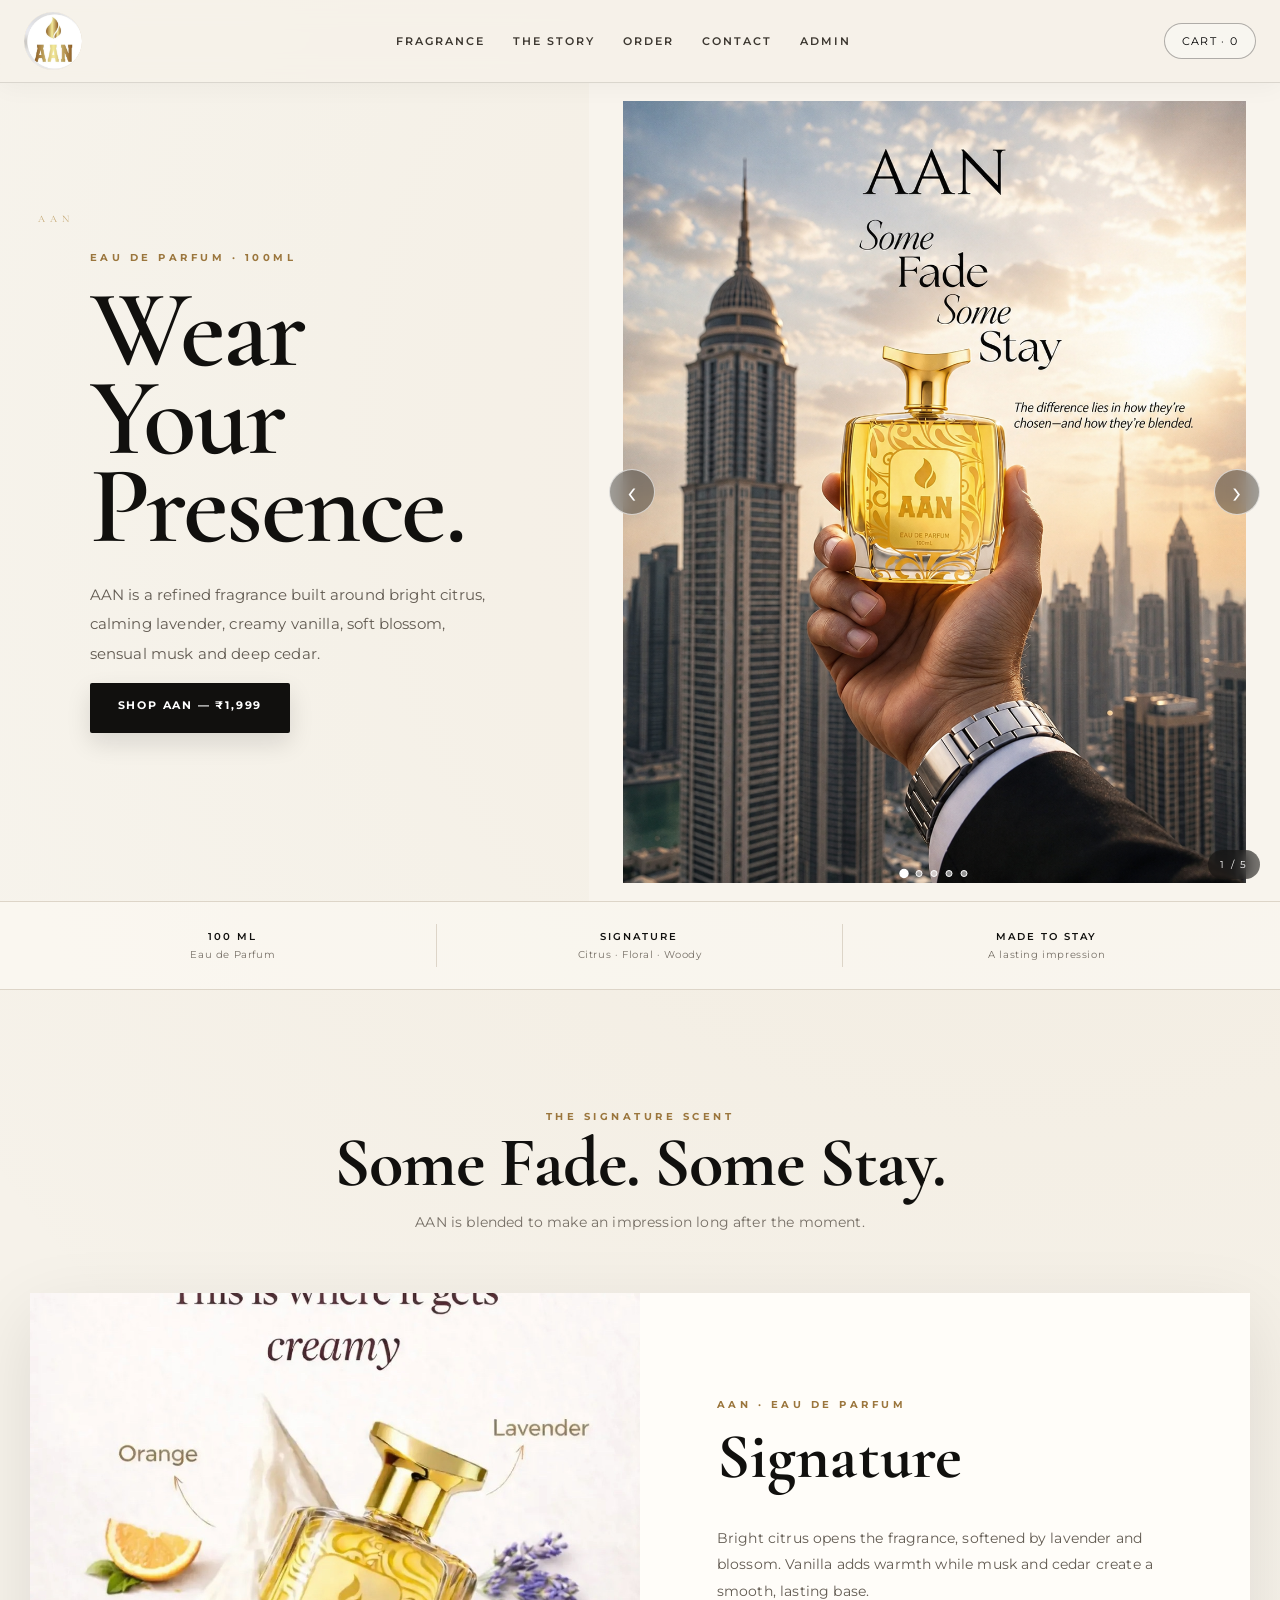
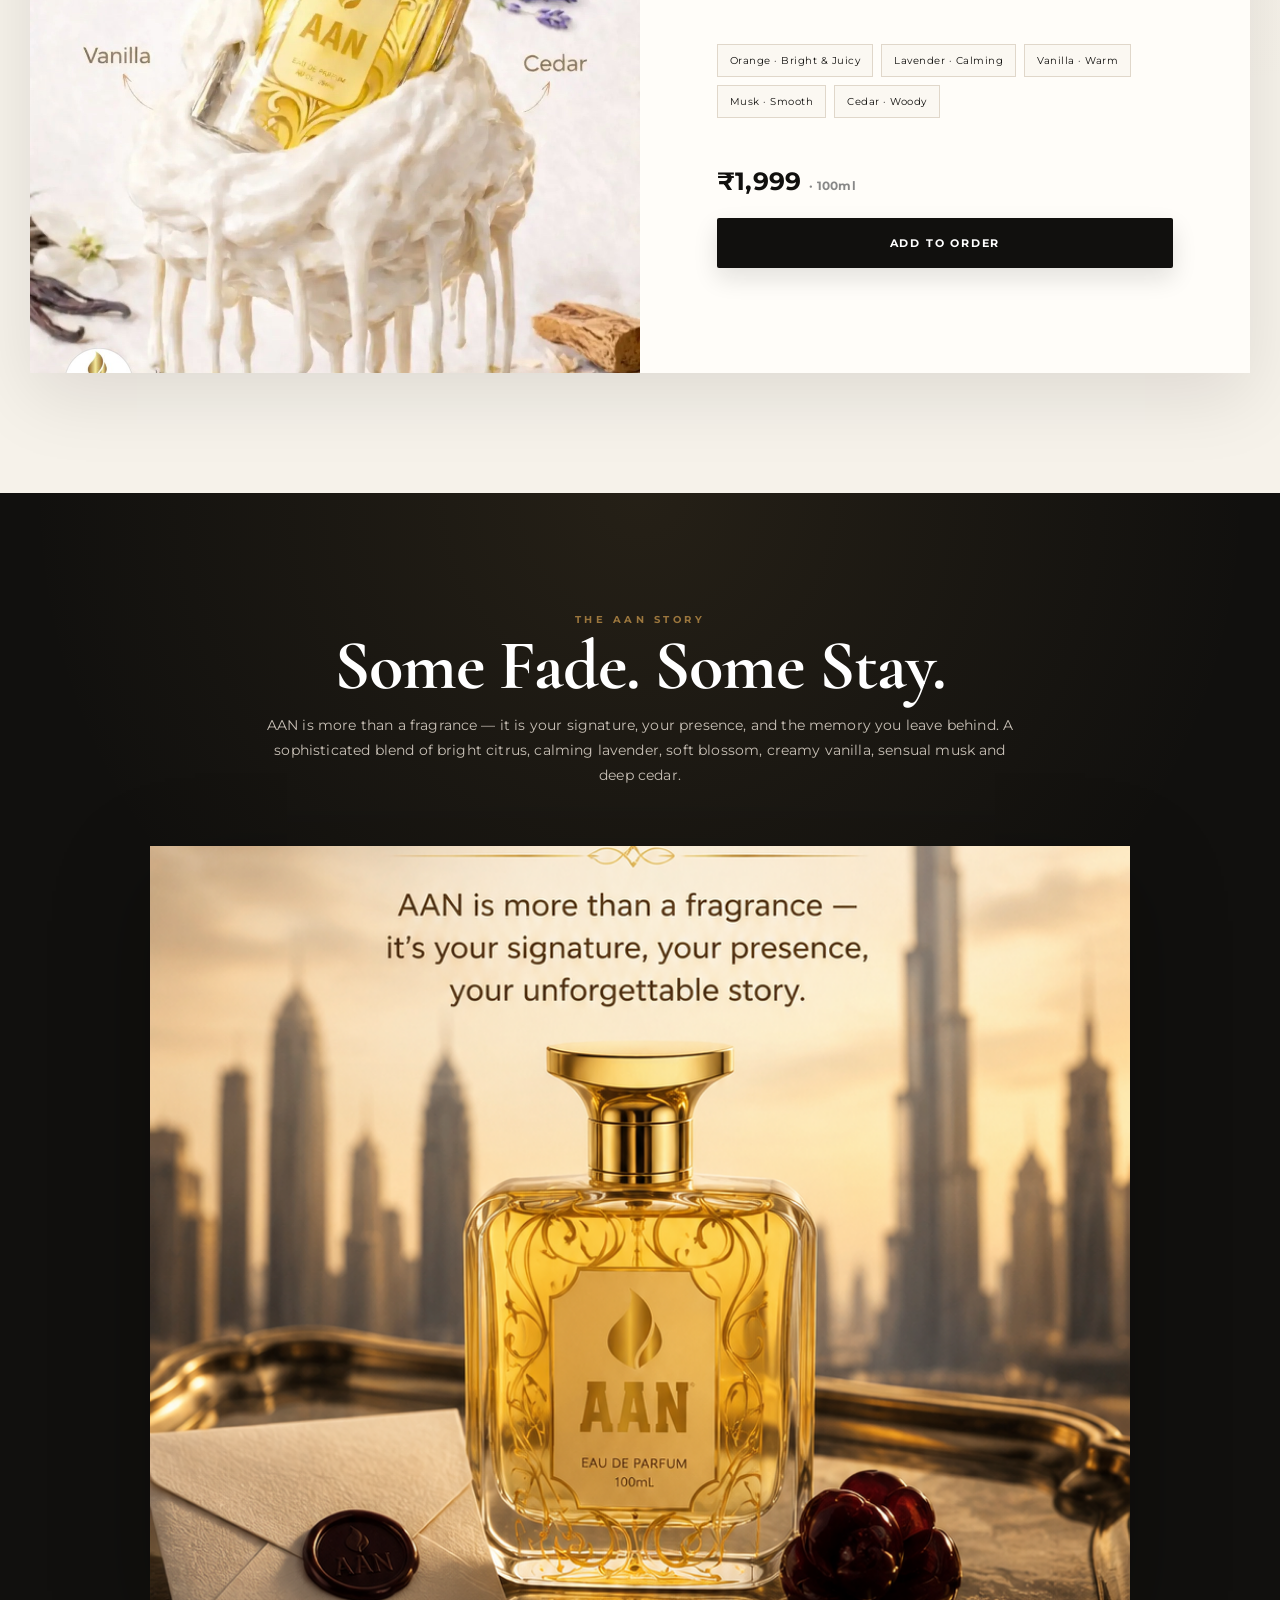
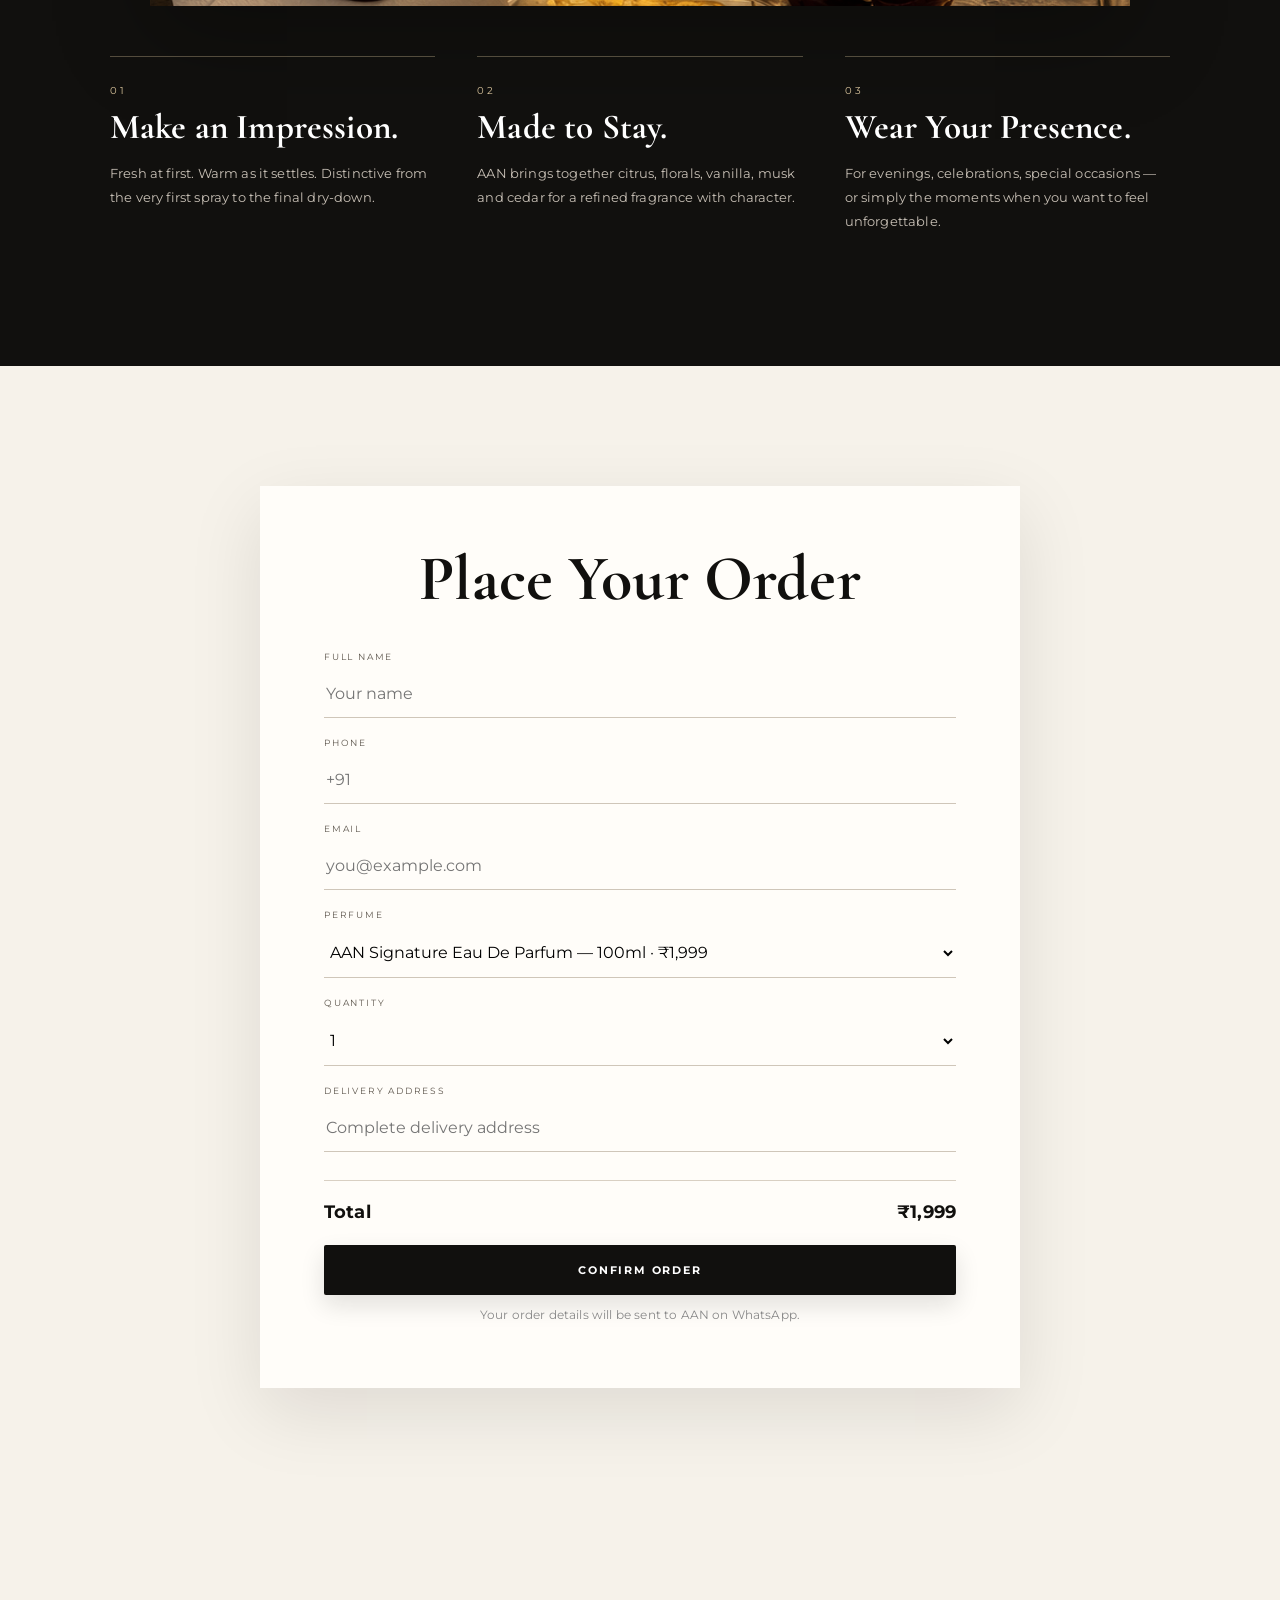
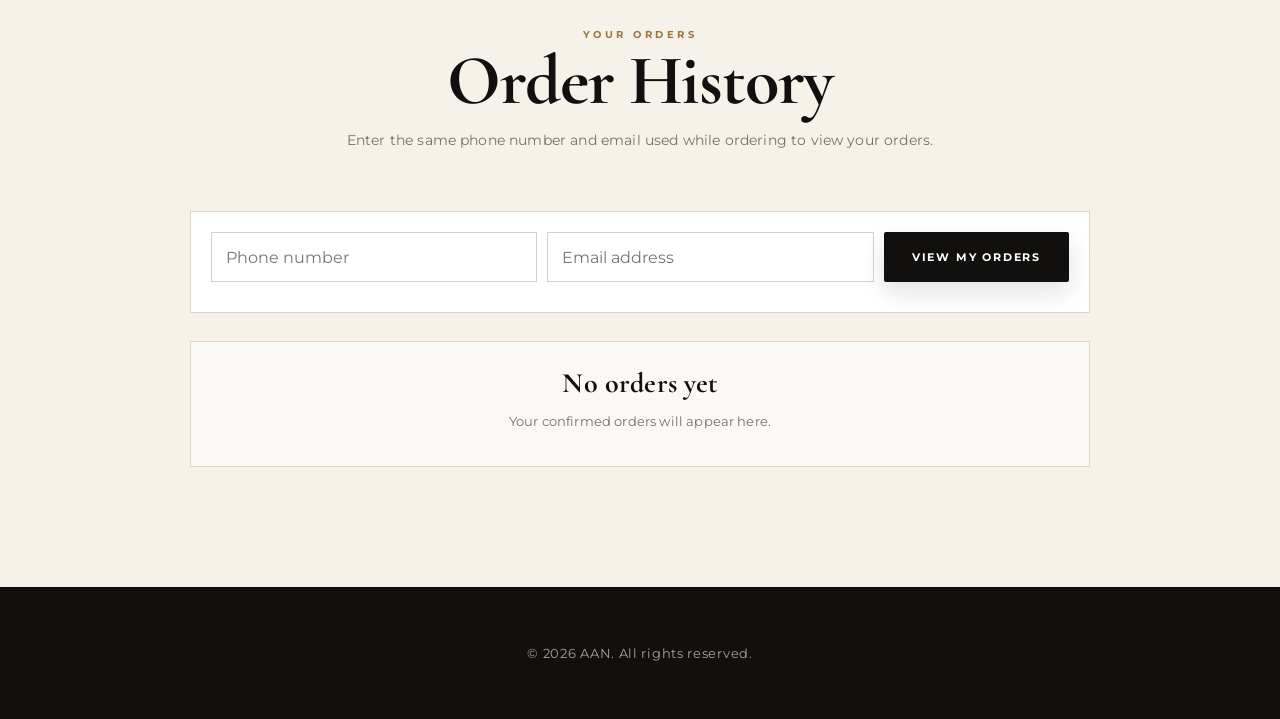
<file: index_hero5_fast.html>
<!DOCTYPE html>
<html lang="en">
<head>
<meta charset="UTF-8">
<meta name="viewport" content="width=device-width, initial-scale=1.0">
<title>AAN — Wear Your Presence</title>
<meta name="description" content="AAN luxury fragrance — a refined signature scent.">
<link rel="preload" as="image" href="images/hero-5.png" fetchpriority="high">

<link href="https://fonts.googleapis.com/css2?family=Cormorant+Garamond:wght@500;600;700&family=Montserrat:wght@400;500;600;700&display=swap" rel="stylesheet">
<style>
:root{--ink:#18130f;--cream:#f8f4ec;--gold:#b58a3a;--muted:#71695f;--line:#e6ded1}
*{box-sizing:border-box}html{scroll-behavior:smooth}body{margin:0;font-family:Montserrat,Arial,sans-serif;color:var(--ink);background:var(--cream)}
a{text-decoration:none;color:inherit}button,input,select{font:inherit}
.header{position:sticky;top:0;z-index:20;background:rgba(248,244,236,.94);backdrop-filter:blur(12px);border-bottom:1px solid var(--line)}
.nav{max-width:1180px;margin:auto;height:76px;padding:0 24px;display:flex;align-items:center;justify-content:space-between}
.logo{font-family:"Cormorant Garamond",serif;font-size:42px;letter-spacing:8px;font-weight:700}.navlinks{display:flex;gap:28px;font-size:13px;text-transform:uppercase;letter-spacing:1.5px}
.cart{border:1px solid var(--ink);padding:10px 15px;border-radius:999px;cursor:pointer;background:transparent}
.hero{min-height:82vh;display:grid;grid-template-columns:1.05fr .95fr;align-items:center;max-width:1280px;margin:auto}.hero-copy{padding:70px 8vw 70px 7vw}
.kicker{text-transform:uppercase;letter-spacing:4px;font-size:12px;color:var(--gold);font-weight:700}
h1,h2,h3{font-family:"Cormorant Garamond",serif}h1{font-size:clamp(58px,8vw,112px);line-height:.86;margin:18px 0}
.hero-copy p{max-width:520px;color:var(--muted);line-height:1.8;font-size:16px}.btn{display:inline-block;border:0;cursor:pointer;border-radius:999px;padding:15px 25px;font-weight:700}
.btn-gold{background:var(--ink);color:white}.hero-img{height:82vh;overflow:hidden}.hero-img img{width:100%;height:100%;object-fit:cover}
.section{max-width:1180px;margin:auto;padding:90px 24px}.section-head{text-align:center;margin-bottom:45px}.section-head h2{font-size:58px;margin:8px 0}.section-head p{color:var(--muted)}
.product{background:white;border:1px solid var(--line);display:grid;grid-template-columns:1fr 1fr;overflow:hidden}.product img{width:100%;height:600px;object-fit:cover}.product-info{padding:55px;display:flex;flex-direction:column;justify-content:center}
.product-info h3{font-size:54px;margin:8px 0}.price{font-size:28px;font-weight:700;margin:15px 0}.notes{display:flex;gap:10px;flex-wrap:wrap;margin:20px 0}.note{padding:9px 13px;border:1px solid var(--line);border-radius:999px;font-size:12px}
.story{background:var(--ink);color:white}.story .section-head p{color:#c8c0b6}.gallery{display:grid;grid-template-columns:repeat(4,1fr);gap:14px}.gallery img{width:100%;height:420px;object-fit:cover}
.order{background:white;border:1px solid var(--line);max-width:700px;margin:auto;padding:38px}.order h2{text-align:center;font-size:48px;margin:0 0 24px}
.field{margin-bottom:16px}.field label{display:block;font-size:12px;text-transform:uppercase;letter-spacing:1px;margin-bottom:7px}.field input,.field select{width:100%;padding:14px;border:1px solid #d8d0c5;background:#fff}
.total{display:flex;justify-content:space-between;font-weight:700;font-size:18px;margin:22px 0}footer{padding:45px 24px;text-align:center;border-top:1px solid var(--line);color:var(--muted);font-size:13px}
@media(max-width:800px){.navlinks{display:none}.hero{grid-template-columns:1fr}.hero-img{height:55vh}.hero-copy{padding:65px 24px}.product{grid-template-columns:1fr}.product img{height:480px}.gallery{grid-template-columns:1fr 1fr}.gallery img{height:300px}}

.cart-modal{display:none;position:fixed;inset:0;z-index:1000}
.cart-modal.open{display:block}
.cart-overlay{position:absolute;inset:0;background:rgba(0,0,0,.58);backdrop-filter:blur(5px)}
.cart-panel{position:absolute;right:0;top:0;height:100%;width:min(520px,100%);background:var(--cream);padding:42px 32px;overflow:auto;box-shadow:-20px 0 60px rgba(0,0,0,.2)}
.cart-close{position:absolute;right:22px;top:16px;border:0;background:transparent;font-size:34px;cursor:pointer;color:var(--ink)}
.cart-panel h2{font-family:"Cormorant Garamond",serif;font-size:52px;margin:8px 0 28px}
.cart-empty{text-align:center;padding:50px 10px}
.empty-icon{font-size:48px}.cart-empty h3{font-size:32px;margin:12px 0}.cart-empty p{color:var(--muted);line-height:1.7;margin-bottom:24px}
.cart-product{display:grid;grid-template-columns:145px 1fr;gap:20px;background:white;border:1px solid var(--line);padding:16px;margin-bottom:22px}
.cart-product img{width:145px;height:175px;object-fit:cover}.cart-product h3{font-size:34px;margin:4px 0}.cart-desc{font-size:13px;color:var(--muted);line-height:1.5}
.cart-row{display:flex;align-items:center;justify-content:space-between;margin-top:15px;font-size:13px}
.qty-control{display:flex;align-items:center;gap:14px;border:1px solid var(--line);padding:5px 8px}
.qty-control button{border:0;background:transparent;font-size:20px;cursor:pointer;width:24px}
.cart-total{display:flex;justify-content:space-between;font-size:21px;font-weight:700;border-top:1px solid var(--line);padding:20px 0;margin-bottom:10px}
@media(max-width:520px){.cart-panel{padding:38px 20px}.cart-product{grid-template-columns:105px 1fr}.cart-product img{width:105px;height:145px}}


.logo{display:flex;align-items:center;justify-content:center;width:58px;height:58px;overflow:hidden;border-radius:50%;letter-spacing:0}
.logo img{width:58px;height:58px;border-radius:50%;object-fit:cover;display:block}


.story-feature{max-width:900px;margin:0 auto;border:1px solid rgba(215,182,107,.35);overflow:hidden;background:#111}
.story-feature img{
  width:100%;
  height:clamp(420px,62vw,760px);
  display:block;
  object-fit:cover;
  object-position:center center;
}
.story-copy{max-width:1000px;margin:35px auto 0;display:grid;grid-template-columns:repeat(3,1fr);gap:28px}
.story-copy>div{border-top:1px solid rgba(215,182,107,.35);padding-top:18px}
.story-number{color:var(--gold2);font-size:11px;letter-spacing:3px}
.story-copy h3{font-size:32px;margin:8px 0}
.story-copy p{color:#c8c0b6;line-height:1.7;font-size:13px}
@media(max-width:800px){.story-copy{grid-template-columns:1fr}.logo,.logo img{width:52px;height:52px}}


.hero-slider{position:relative;background:#f8f4ec;overflow:hidden}
.hero-slides{position:absolute;inset:0}
.hero-slide{position:absolute!important;inset:0;width:100%!important;height:100%!important;object-fit:cover;opacity:0;visibility:hidden;transition:opacity .45s ease;object-position:center}
.hero-slide.active{opacity:1;visibility:visible}
.hero-slide.hero-vertical{object-fit:contain;background:#f8f4ec;padding:18px}
.hero-arrow{position:absolute;top:50%;transform:translateY(-50%);width:52px;height:52px;border-radius:50%;border:1px solid rgba(255,255,255,.7);background:rgba(20,16,12,.45);color:#fff;font-size:42px;line-height:42px;cursor:pointer;z-index:4;backdrop-filter:blur(8px);transition:.2s}
.hero-arrow:hover{background:rgba(20,16,12,.75);transform:translateY(-50%) scale(1.05)}
.hero-prev{left:20px}.hero-next{right:20px}
.hero-dots{position:absolute;bottom:24px;left:50%;transform:translateX(-50%);display:flex;gap:8px;z-index:4}
.hero-dot{width:9px;height:9px;padding:0;border:1px solid #fff;border-radius:50%;background:rgba(255,255,255,.55);cursor:pointer}
.hero-dot.active{background:#fff;transform:scale(1.35)}
.hero-count{position:absolute;right:20px;bottom:22px;background:rgba(20,16,12,.48);color:#fff;padding:8px 12px;border-radius:999px;font-size:11px;letter-spacing:1px;z-index:4;backdrop-filter:blur(8px)}
@media(max-width:800px){.hero-arrow{width:44px;height:44px;font-size:35px}.hero-prev{left:12px}.hero-next{right:12px}.hero-dots{bottom:16px}.hero-count{right:12px;bottom:14px}}

/* =========================
   MOBILE / TABLET RESPONSIVE
   ========================= */
@media (max-width: 800px) {
  body{overflow-x:hidden}
  .header{position:sticky;top:0}
  .nav{height:68px;padding:0 14px}.header-actions{display:flex;align-items:center;gap:8px}
  .navlinks{display:none}
  .logo,.logo img{width:48px;height:48px}
  .cart{padding:9px 12px;font-size:12px}

  .hero{
    display:flex;
    flex-direction:column;
    min-height:auto;
    width:100%;
  }
  .hero-copy{
    width:100%;
    padding:48px 22px 34px;
    text-align:center;
    order:1;
  }
  .kicker{font-size:10px;letter-spacing:2.5px}
  h1{
    font-size:clamp(52px,16vw,78px);
    line-height:.88;
    margin:14px 0 20px;
  }
  .hero-copy p{
    font-size:14px;
    line-height:1.7;
    margin:0 auto 24px;
    max-width:520px;
  }
  .hero-copy .btn{
    width:100%;
    max-width:340px;
    padding:14px 18px;
  }

  .hero-img{
    width:100%;
    height:auto;
    aspect-ratio:4/5;
    min-height:0;
    order:2;
  }
  .hero-slide{object-fit:cover}
  .hero-slide.hero-vertical{
    object-fit:contain;
    padding:8px;
    background:#f8f4ec;
  }
  .hero-arrow{
    width:42px;
    height:42px;
    font-size:32px;
    line-height:38px;
    border-width:1px;
  }
  .hero-prev{left:10px}
  .hero-next{right:10px}
  .hero-dots{bottom:12px;gap:7px}
  .hero-dot{width:8px;height:8px}
  .hero-count{right:10px;bottom:10px;padding:7px 10px;font-size:10px}

  .section{padding:60px 16px}
  .section-head{margin-bottom:30px}
  .section-head h2{font-size:42px;line-height:1;margin:8px 0 12px}
  .section-head p{font-size:14px;line-height:1.7;margin:0 auto;max-width:600px}

  .product{display:flex;flex-direction:column}
  .product img{width:100%;height:auto;aspect-ratio:1/1;object-fit:cover}
  .product-info{padding:28px 22px}
  .product-info h3{font-size:44px}
  .product-info p{font-size:14px;line-height:1.75}
  .notes{gap:7px;margin:15px 0}
  .note{font-size:10px;padding:8px 10px}
  .product-info .btn{width:100%;margin-top:5px}

  .story-feature{width:100%;border-width:1px}
  .story-feature img{
    width:100%;
    height:auto;
    aspect-ratio:4/5;
    object-fit:cover;
    object-position:center center;
  }
  .story-copy{grid-template-columns:1fr;gap:24px;margin-top:28px}
  .story-copy h3{font-size:29px}
  .story-copy p{font-size:13px}

  .order{
    width:100%;
    padding:28px 18px;
    border-radius:2px;
  }
  .order h2{font-size:42px;line-height:1;margin-bottom:22px}
  .field{margin-bottom:14px}
  .field label{font-size:10px}
  .field input,.field select{
    min-height:48px;
    padding:13px;
    font-size:14px;
    border-radius:0;
  }
  .total{font-size:17px;margin:20px 0}
  .order .btn{min-height:50px}

  footer{padding:32px 16px;font-size:11px;line-height:1.6}

  /* Cart drawer becomes a bottom sheet on phones */
  .cart-panel{
    top:auto;
    bottom:0;
    right:0;
    width:100%;
    height:min(88vh,720px);
    border-radius:22px 22px 0 0;
    padding:30px 18px 24px;
    box-shadow:0 -15px 50px rgba(0,0,0,.28);
  }
  .cart-panel h2{font-size:44px;margin:6px 0 22px}
  .cart-close{right:14px;top:10px;font-size:32px}
  .cart-product{
    grid-template-columns:96px 1fr;
    gap:13px;
    padding:12px;
    margin-bottom:18px;
  }
  .cart-product img{width:96px;height:125px}
  .cart-product h3{font-size:29px}
  .cart-desc{font-size:11px}
  .cart-row{font-size:11px;margin-top:10px}
  .qty-control{gap:10px}
  .cart-total{font-size:18px;padding:16px 0}
  .cart-empty{padding:30px 8px}
  .cart-empty h3{font-size:29px}
  .cart-empty p{font-size:13px;line-height:1.6}

  /* Prevent iOS zoom on form fields */
  input,select,textarea{font-size:16px!important}
}

@media(max-width:520px){
  .story-feature img{
    aspect-ratio:4/5;
    height:auto;
    object-fit:cover;
    object-position:center center;
  }
}

@media (max-width: 380px) {
  .nav{padding:0 10px}
  .cart{padding:8px 10px}
  .hero-copy{padding:38px 16px 28px}
  h1{font-size:50px}
  .section{padding:50px 12px}
  .section-head h2{font-size:37px}
  .product-info{padding:24px 17px}
  .hero-arrow{width:38px;height:38px;font-size:29px}
}


/* =========================
   MOBILE BURGER MENU
   ========================= */
.desktop-navlinks{display:flex;gap:28px;font-size:13px;text-transform:uppercase;letter-spacing:1.5px}
.desktop-cart{display:block}.header-actions{display:flex;align-items:center;gap:10px}
.burger-btn{display:none;width:44px;height:44px;border:1px solid var(--ink);background:transparent;border-radius:50%;padding:9px;cursor:pointer;flex-direction:column;justify-content:center;gap:5px}
.burger-btn span{display:block;width:100%;height:2px;background:var(--ink);transition:.25s}
.burger-btn.active span:nth-child(1){transform:translateY(7px) rotate(45deg)}
.burger-btn.active span:nth-child(2){opacity:0}
.burger-btn.active span:nth-child(3){transform:translateY(-7px) rotate(-45deg)}
.mobile-menu{display:none}

@media(max-width:800px){
  .desktop-navlinks{display:none}.desktop-cart{display:block}
  .burger-btn{display:flex}
  .mobile-menu{
    display:flex;
    position:absolute;
    left:0;
    right:0;
    top:68px;
    background:rgba(248,244,236,.98);
    backdrop-filter:blur(15px);
    border-bottom:1px solid var(--line);
    box-shadow:0 15px 30px rgba(0,0,0,.12);
    flex-direction:column;
    padding:8px 18px 18px;
    transform:translateY(-120%);
    opacity:0;
    pointer-events:none;
    transition:.25s ease;
  }
  .mobile-menu.open{transform:translateY(0);opacity:1;pointer-events:auto}
  .mobile-menu a,
  .mobile-menu button{
    padding:17px 8px;
    border:0;
    border-bottom:1px solid var(--line);
    background:transparent;
    color:var(--ink);
    text-align:left;
    font-size:13px;
    font-weight:600;
    text-transform:uppercase;
    letter-spacing:1.5px;
    cursor:pointer;
  }
  .mobile-menu button{border-bottom:0}
}


.order .field select{appearance:auto;cursor:pointer}
@media(max-width:800px){
  .order .field select{width:100%;min-height:48px;padding:13px;font-size:16px}
}


@media(max-width:800px){
  .nav{position:relative}
  .burger-btn{
    position:absolute;
    left:50%;
    top:50%;
    transform:translate(-50%,-50%);
  }
  .burger-btn.active{
    transform:translate(-50%,-50%);
  }
  .burger-btn.active span:nth-child(1){transform:translateY(7px) rotate(45deg)}
  .burger-btn.active span:nth-child(2){opacity:0}
  .burger-btn.active span:nth-child(3){transform:translateY(-7px) rotate(-45deg)}
}


.history-list{max-width:900px;margin:0 auto}
.history-empty,.history-card{
  border:1px solid var(--line);
  background:rgba(255,255,255,.55);
  padding:24px;
}
.history-empty{text-align:center}
.history-empty h3{font-size:28px;margin:0 0 8px}
.history-empty p{font-size:13px;color:#766f66}
.history-card{margin-bottom:16px}
.history-card-head{display:flex;justify-content:space-between;gap:15px;align-items:flex-start;border-bottom:1px solid var(--line);padding-bottom:14px;margin-bottom:14px}
.history-card h3{margin:0;font-size:26px}
.history-status{font-size:10px;letter-spacing:1.5px;text-transform:uppercase;border:1px solid var(--gold2);padding:7px 9px}
.history-grid{display:grid;grid-template-columns:repeat(2,1fr);gap:8px 28px}
.history-item{font-size:12px;line-height:1.6}
.history-item strong{display:block;font-size:10px;text-transform:uppercase;letter-spacing:1px;color:#766f66;margin-bottom:2px}
.history-total{margin-top:16px;padding-top:14px;border-top:1px solid var(--line);font-size:18px;font-weight:600}
@media(max-width:800px){
  .history-list{width:100%}
  .history-card{padding:18px}
  .history-card-head{flex-direction:column}
  .history-grid{grid-template-columns:1fr}
}


@media(max-width:800px){
  .nav{position:relative}
  .burger-btn{
    position:absolute;
    left:50%;
    top:50%;
    transform:translate(-50%,-50%);
  }
  .burger-btn.active{transform:translate(-50%,-50%)}
  .burger-btn.active span:nth-child(1){transform:translateY(7px) rotate(45deg)}
  .burger-btn.active span:nth-child(2){opacity:0}
  .burger-btn.active span:nth-child(3){transform:translateY(-7px) rotate(-45deg)}
}


.history-login{max-width:900px;margin:0 auto 28px;padding:20px;border:1px solid var(--line);background:white}
.history-login-fields{display:grid;grid-template-columns:1fr 1fr auto;gap:10px}
.history-login input{width:100%;padding:14px;border:1px solid #d8d0c5;background:#fff}
.history-message{font-size:12px;color:var(--muted);margin:10px 0 0}
@media(max-width:800px){.history-login-fields{grid-template-columns:1fr}.history-login .btn{width:100%}}


/* =========================================================
   AAN INTERNATIONAL LUXURY SYSTEM — 2026
   Premium editorial / luxury fragrance treatment
   ========================================================= */
:root{
  --ink:#11100e;
  --cream:#f6f2ea;
  --paper:#fffdf9;
  --gold:#b89454;
  --gold-soft:#d6c19a;
  --muted:#777067;
  --line:#ddd5c8;
  --shadow:0 24px 70px rgba(18,14,9,.10);
}
html{scroll-padding-top:84px}
body{
  background:
    radial-gradient(circle at 80% 8%,rgba(184,148,84,.07),transparent 25%),
    var(--cream);
  letter-spacing:.01em;
}
::selection{background:var(--ink);color:#fff}
.header{
  background:rgba(246,242,234,.88);
  border-bottom:1px solid rgba(17,16,14,.12);
  box-shadow:0 4px 24px rgba(17,16,14,.04);
}
.nav{height:82px;max-width:1320px}
.logo img{
  box-shadow:0 0 0 1px rgba(184,148,84,.25);
  transition:transform .35s ease;
}
.logo:hover img{transform:scale(1.04)}
.desktop-navlinks{gap:36px}
.desktop-navlinks a{
  position:relative;
  padding:8px 0;
  font-size:11px;
  letter-spacing:2px;
  font-weight:600;
  color:#3c3730;
}
.desktop-navlinks a:after{
  content:"";position:absolute;left:0;bottom:1px;width:0;height:1px;
  background:var(--gold);transition:width .3s ease;
}
.desktop-navlinks a:hover:after{width:100%}
.cart{
  min-width:92px;
  border-color:rgba(17,16,14,.32);
  background:rgba(255,255,255,.35);
  font-size:11px;
  letter-spacing:1.3px;
  text-transform:uppercase;
  transition:all .25s ease;
}
.cart:hover{background:var(--ink);color:#fff;border-color:var(--ink)}
.hero{
  min-height:calc(100vh - 82px);
  max-width:1440px;
  grid-template-columns:.92fr 1.08fr;
  background:rgba(255,255,255,.12);
}
.hero-copy{
  padding:80px clamp(40px,7vw,110px);
  position:relative;
}
.hero-copy:before{
  content:"AAN";
  position:absolute;
  left:clamp(20px,3vw,52px);
  top:42px;
  font-family:"Cormorant Garamond",serif;
  font-size:10px;
  letter-spacing:5px;
  color:var(--gold);
  opacity:.8;
}
.kicker{
  font-size:10px;
  letter-spacing:3.5px;
  color:#9b763d;
}
h1{
  font-size:clamp(68px,8.6vw,128px);
  line-height:.80;
  letter-spacing:-.025em;
  font-weight:600;
  margin:22px 0 30px;
}
.hero-copy p{
  max-width:500px;
  font-size:15px;
  line-height:1.95;
  color:#625b52;
}
.btn{
  min-height:50px;
  padding:15px 28px;
  border-radius:2px;
  font-size:11px;
  letter-spacing:1.8px;
  text-transform:uppercase;
  transition:transform .25s ease,box-shadow .25s ease,background .25s ease;
}
.btn-gold{
  background:var(--ink);
  color:#fff;
  box-shadow:0 10px 25px rgba(17,16,14,.12);
}
.btn-gold:hover{
  background:#2a2621;
  transform:translateY(-2px);
  box-shadow:0 15px 35px rgba(17,16,14,.18);
}
.hero-img{
  height:calc(100vh - 82px);
  min-height:620px;
  background:#ebe5db;
}
.hero-slide{transition:opacity .7s ease;filter:saturate(.92)}
.hero-arrow{
  width:46px;height:46px;font-size:32px;
  border-radius:50%;
  background:rgba(17,16,14,.38);
  border-color:rgba(255,255,255,.65);
}
.hero-arrow:hover{background:rgba(17,16,14,.82)}
.hero-count{
  background:rgba(17,16,14,.55);
  font-size:10px;
  letter-spacing:1.8px;
}
.hero-dot{width:7px;height:7px}
.section{max-width:1320px;padding:120px 30px}
.section-head{max-width:760px;margin:0 auto 58px}
.section-head h2{
  font-size:clamp(48px,5.5vw,76px);
  line-height:.92;
  letter-spacing:-.015em;
}
.section-head p{font-size:14px;line-height:1.8}
.product{
  border:0;
  box-shadow:var(--shadow);
  background:var(--paper);
}
.product img{height:680px;transition:transform .8s ease}
.product:hover img{transform:scale(1.025)}
.product-info{padding:clamp(42px,6vw,82px)}
.product-info h3{font-size:clamp(48px,5vw,68px);margin:7px 0 16px}
.product-info p{color:#625b52;line-height:1.9;font-size:14px;max-width:520px}
.notes{gap:8px;margin:26px 0}
.note{
  padding:9px 12px;
  border-radius:0;
  background:#fbf8f2;
  border-color:#e0d7ca;
  font-size:10px;
  letter-spacing:.5px;
}
.price{font-size:25px;letter-spacing:.3px;margin:22px 0}
.story{
  background:#11100e;
  position:relative;
  overflow:hidden;
}
.story:before{
  content:"";
  position:absolute;inset:0;
  background:radial-gradient(circle at 50% 0,rgba(184,148,84,.12),transparent 38%);
  pointer-events:none;
}
.story .section{position:relative}
.story-feature{
  max-width:980px;
  border:0;
  box-shadow:0 30px 90px rgba(0,0,0,.28);
}
.story-copy{max-width:1060px;gap:42px;margin-top:50px}
.story-copy>div{
  border-top-color:rgba(214,193,154,.34);
  padding-top:22px;
}
.story-number{color:var(--gold-soft);font-size:10px;letter-spacing:3px}
.story-copy h3{font-size:35px}
.story-copy p{font-size:13px;line-height:1.85}
.order{
  max-width:760px;
  padding:54px clamp(24px,5vw,64px);
  border:0;
  background:var(--paper);
  box-shadow:var(--shadow);
}
.order h2{font-size:clamp(45px,5vw,64px);margin-bottom:34px}
.field{margin-bottom:19px}
.field label{
  font-size:9px;
  letter-spacing:1.8px;
  color:#5e574e;
  margin-bottom:8px;
}
.field input,.field select{
  border:0;
  border-bottom:1px solid #cfc6b9;
  padding:14px 2px;
  background:transparent;
  outline:none;
  transition:border-color .2s ease;
}
.field input:focus,.field select:focus{border-bottom-color:var(--ink)}
.total{
  border-top:1px solid #d9d0c3;
  padding-top:20px;
  margin-top:28px;
  font-size:18px;
}
.history-card{
  background:rgba(255,253,249,.76);
  border:0;
  box-shadow:0 10px 35px rgba(18,14,9,.05);
}
.history-status{
  border:1px solid var(--gold-soft);
  color:#80653b;
  background:#fbf7ef;
}
footer{
  background:#11100e;
  color:#a9a198;
  border-top:0;
  padding:58px 24px;
  letter-spacing:.7px;
}
.cart-overlay{background:rgba(10,9,8,.68)}
.cart-panel{
  background:#f7f2e9;
  padding:50px 38px;
  box-shadow:-25px 0 80px rgba(0,0,0,.28);
}
.cart-panel h2{font-size:58px}
.cart-product{
  border:0;
  box-shadow:0 10px 30px rgba(18,14,9,.06);
}
.qty-control{
  background:#fbf8f2;
  border-color:#d8cfc2;
}
@media(max-width:800px){
  .nav{height:70px}
  .hero{min-height:auto}
  .hero-copy{padding:58px 24px 42px}
  .hero-copy:before{display:none}
  h1{font-size:clamp(55px,16vw,78px);margin:16px 0 24px}
  .hero-img{height:auto;min-height:0;aspect-ratio:4/5}
  .section{padding:76px 18px}
  .section-head{margin-bottom:38px}
  .product{box-shadow:0 16px 40px rgba(18,14,9,.07)}
  .product img{height:auto}
  .product-info{padding:34px 24px 38px}
  .story-copy{gap:30px}
  .order{padding:34px 22px}
  .cart-panel{padding:34px 20px 26px}
}


.aan-editorial-strip{
  max-width:1320px;margin:0 auto;
  padding:22px 30px;
  display:grid;grid-template-columns:repeat(3,1fr);
  border-top:1px solid var(--line);border-bottom:1px solid var(--line);
  background:rgba(255,253,249,.45);
}
.aan-editorial-strip div{
  text-align:center;padding:6px 18px;
  border-right:1px solid var(--line);
}
.aan-editorial-strip div:last-child{border-right:0}
.aan-editorial-strip strong{
  display:block;font-size:10px;letter-spacing:2px;font-weight:600;
}
.aan-editorial-strip span{
  display:block;margin-top:5px;color:var(--muted);
  font-size:10px;letter-spacing:.6px;
}
@media(max-width:800px){
  .aan-editorial-strip{grid-template-columns:1fr;padding:10px 18px}
  .aan-editorial-strip div{border-right:0;border-bottom:1px solid var(--line);padding:13px}
  .aan-editorial-strip div:last-child{border-bottom:0}
}


/* Desktop navigation: Contact is always visible on laptop/desktop */
.desktop-navlinks{display:flex !important;align-items:center;gap:28px;}
@media(max-width:800px){.desktop-navlinks{display:none !important;}}
</style>
</head>
<body>
<header class="header">
<nav class="nav">
  <a class="logo" href="#" aria-label="AAN Home">
    <img src="images/aan-logo.jpg" alt="AAN logo">
  </a>

  <div class="desktop-navlinks">
    <a href="#fragrance">Fragrance</a>
    <a href="#story">The Story</a>
    <a href="#order">Order</a>
    <a href="contact.html">Contact</a>
    <a href="admin.html">Admin</a>
  </div>

  <div class="header-actions">
    <button class="cart" onclick="openCart()">
      Cart · <span id="cartCount">0</span>
    </button>

    <button class="burger-btn"
            id="burgerBtn"
            onclick="toggleMenu()"
            aria-label="Open menu"
            aria-expanded="false">
      <span></span><span></span><span></span>
    </button>
  </div>
</nav>

<div class="mobile-menu" id="mobileMenu">
  <a href="#fragrance" onclick="closeMenu()">Fragrance</a>
  <a href="#story" onclick="closeMenu()">The Story</a>
  <a href="#order" onclick="closeMenu()">Order</a>
  <a href="#history" onclick="closeMenu();showHistory()">Order History</a>
  <a href="admin.html" onclick="closeMenu()">Admin</a>

<a href="contact.html" onclick="closeMenu()">Contact</a>
</div>
</header>

<main>
<section class="hero">
<div class="hero-copy"><div class="kicker">Eau de Parfum · 100ml</div><h1>Wear<br>Your<br>Presence.</h1>
<p>AAN is a refined fragrance built around bright citrus, calming lavender, creamy vanilla, soft blossom, sensual musk and deep cedar.</p>
<a class="btn btn-gold" href="#order">Shop AAN — ₹1,999</a></div>
<div class="hero-img hero-slider" aria-label="AAN fragrance gallery">
  <div class="hero-slides">
    <img class="hero-slide hero-vertical active" src="images/hero-5.png" alt="AAN perfume campaign" fetchpriority="high" decoding="async">
    <img class="hero-slide" src="images/hero-1.jpg" loading="lazy" decoding="async" fetchpriority="low" alt="AAN perfume with citrus and floral notes">
    <img class="hero-slide" src="images/hero-2.jpg" loading="lazy" decoding="async" fetchpriority="low" alt="AAN perfume with creamy vanilla notes">
    <img class="hero-slide" src="images/hero-3.jpg" loading="lazy" decoding="async" fetchpriority="low" alt="AAN perfume in a luxury city campaign">
    <img class="hero-slide" src="images/hero-4.jpg" loading="lazy" decoding="async" fetchpriority="low" alt="AAN perfume presented on a luxury tray">
  </div>
  <button class="hero-arrow hero-prev" type="button" onclick="changeHero(-1)" aria-label="Previous image">‹</button>
  <button class="hero-arrow hero-next" type="button" onclick="changeHero(1)" aria-label="Next image">›</button>
  <div class="hero-dots" aria-label="Choose image">
    <button class="hero-dot active" type="button" onclick="showHero(0)" aria-label="Image 1"></button>
    <button class="hero-dot" type="button" onclick="showHero(1)" aria-label="Image 2"></button>
    <button class="hero-dot" type="button" onclick="showHero(2)" aria-label="Image 3"></button>
    <button class="hero-dot" type="button" onclick="showHero(3)" aria-label="Image 4"></button>
    <button class="hero-dot" type="button" onclick="showHero(4)" aria-label="Image 5"></button>
  </div>
  <div class="hero-count"><span id="heroCurrent">1</span> / 5</div>
</div>
</section>

<section class="aan-editorial-strip" aria-label="AAN brand highlights">
  <div><strong>100 ML</strong><span>Eau de Parfum</span></div>
  <div><strong>SIGNATURE</strong><span>Citrus · Floral · Woody</span></div>
  <div><strong>MADE TO STAY</strong><span>A lasting impression</span></div>
</section>

<section class="section" id="fragrance"><div class="section-head"><div class="kicker">The Signature Scent</div><h2>Some Fade. Some Stay.</h2><p>AAN is blended to make an impression long after the moment.</p></div>
<div class="product"><img src="images/aan-3.jpg" alt="AAN fragrance with ingredients"><div class="product-info">
<div class="kicker">AAN · Eau de Parfum</div><h3>Signature</h3><p>Bright citrus opens the fragrance, softened by lavender and blossom. Vanilla adds warmth while musk and cedar create a smooth, lasting base.</p>
<div class="notes"><span class="note">Orange · Bright & Juicy</span><span class="note">Lavender · Calming</span><span class="note">Vanilla · Warm</span><span class="note">Musk · Smooth</span><span class="note">Cedar · Woody</span></div>
<div class="price">₹1,999 <small style="font-size:12px;color:#888">· 100ml</small></div>
<button class="btn btn-gold" onclick="addToCart()">Add to Order</button></div></div></section>

<section class="story" id="story">
<div class="section">
  <div class="section-head">
    <div class="kicker">THE AAN STORY</div>
    <h2>Some Fade. Some Stay.</h2>
    <p>
      AAN is more than a fragrance — it is your signature, your presence,
      and the memory you leave behind. A sophisticated blend of bright citrus,
      calming lavender, soft blossom, creamy vanilla, sensual musk and deep cedar.
    </p>
  </div>

  <div class="story-feature">
    <img src="images/aan-story.jpg" alt="AAN luxury perfume story campaign">
  </div>

  <div class="story-copy">
    <div>
      <span class="story-number">01</span>
      <h3>Make an Impression.</h3>
      <p>Fresh at first. Warm as it settles. Distinctive from the very first spray to the final dry-down.</p>
    </div>
    <div>
      <span class="story-number">02</span>
      <h3>Made to Stay.</h3>
      <p>AAN brings together citrus, florals, vanilla, musk and cedar for a refined fragrance with character.</p>
    </div>
    <div>
      <span class="story-number">03</span>
      <h3>Wear Your Presence.</h3>
      <p>For evenings, celebrations, special occasions — or simply the moments when you want to feel unforgettable.</p>
    </div>
  </div>
</div>
</section>

<section class="section" id="order"><div class="order"><h2>Place Your Order</h2>
<div class="field"><label>Full Name</label><input id="name" required placeholder="Your name"></div>
<div class="field"><label>Phone</label><input id="phone" required placeholder="+91"></div>
<div class="field"><label>Email</label><input id="email" type="email" placeholder="you@example.com"></div>
<div class="field">
  <label>Perfume</label>
  <select id="product" onchange="updateProduct()">
    <option value="signature" data-price="1999">AAN Signature Eau De Parfum — 100ml · ₹1,999</option>
  </select>
</div>
<div class="field"><label>Quantity</label><select id="qty" onchange="updateTotal()"><option value="1">1</option><option value="2">2</option><option value="3">3</option><option value="4">4</option></select></div>
<div class="field"><label>Delivery Address</label><input id="address" required placeholder="Complete delivery address"></div>
<div class="total"><span>Total</span><span id="total">₹1,999</span></div>
<button class="btn btn-gold" style="width:100%" onclick="placeOrder()">Confirm Order</button>
<p style="text-align:center;color:#888;font-size:12px">Your order details will be sent to AAN on WhatsApp.</p>
</div></section>
</main>

<section class="section" id="history">
  <div class="section-head">
    <div class="kicker">YOUR ORDERS</div>
    <h2>Order History</h2>
    <p>Enter the same phone number and email used while ordering to view your orders.</p>
  </div>
  <div class="history-login">
    <div class="history-login-fields">
      <input id="historyPhone" type="tel" placeholder="Phone number">
      <input id="historyEmail" type="email" placeholder="Email address">
      <button class="btn btn-gold" type="button" onclick="loadCustomerHistory()">View My Orders</button>
    </div>
    <p id="historyMessage" class="history-message"></p>
  </div>
  <div class="history-list" id="historyList">
    <div class="history-empty"><h3>Your orders will appear here</h3><p>Place an order, then use your phone and email to view your order history.</p></div>
  </div>
</section>

<footer>© 2026 AAN. All rights reserved.</footer>
<script>

/* =========================
   GOOGLE SHEETS ORDER BACKEND
   Replace the empty string with your deployed Google Apps Script /exec URL.
   Example: https://script.google.com/macros/s/XXXXXXXX/exec
   ========================= */
const AAN_ORDERS_ENDPOINT = '';

let heroIndex=0;
function showHero(index){
  const slides=document.querySelectorAll('.hero-slide');
  const dots=document.querySelectorAll('.hero-dot');
  if(!slides.length)return;
  heroIndex=(index+slides.length)%slides.length;
  slides.forEach((s,i)=>s.classList.toggle('active',i===heroIndex));
  dots.forEach((d,i)=>d.classList.toggle('active',i===heroIndex));
  const current=document.getElementById('heroCurrent');
  if(current)current.textContent=heroIndex+1;
}
function changeHero(step){showHero(heroIndex+step);}


let heroTouchStartX = 0;
const heroSlider = document.querySelector('.hero-slider');
if(heroSlider){
  heroSlider.addEventListener('touchstart', e=>{
    heroTouchStartX = e.changedTouches[0].screenX;
  }, {passive:true});
  heroSlider.addEventListener('touchend', e=>{
    const diff = e.changedTouches[0].screenX - heroTouchStartX;
    if(Math.abs(diff) > 45) changeHero(diff < 0 ? 1 : -1);
  }, {passive:true});
}

let count=0,price=1999;

function openCart(){
  document.getElementById('cartModal').classList.add('open');
  document.getElementById('cartModal').setAttribute('aria-hidden','false');
  renderCart();
}

function closeCart(){
  document.getElementById('cartModal').classList.remove('open');
  document.getElementById('cartModal').setAttribute('aria-hidden','true');
}

function renderCart(){
  const hasItems=count>0;
  document.getElementById('emptyCart').style.display=hasItems?'none':'block';
  document.getElementById('cartDetails').style.display=hasItems?'block':'none';
  document.getElementById('modalQty').textContent=count;
  document.getElementById('modalTotal').textContent='₹'+(price*count).toLocaleString('en-IN');
  document.getElementById('cartCount').textContent=count; syncMobileCart();
}

function addToCart(){
  count++;
  renderCart();
  openCart();
}

function changeQty(delta){
  count=Math.max(0,count+delta);
  renderCart();
  if(count===0) openCart();
}

function clearCart(){
  count=0;
  document.getElementById('qty').value='1';
  updateTotal();
  renderCart();
}

function updateTotal(){
  let q=Number(document.getElementById('qty').value);
  document.getElementById('total').textContent='₹'+(price*q).toLocaleString('en-IN');
  count=q;
  renderCart();
}

function updateProduct(){
  const product = document.getElementById('product');
  const selected = product.options[product.selectedIndex];
  price = Number(selected.dataset.price || 1999);
  updateTotal();
}


const ORDER_HISTORY_KEY = 'aan_order_history';
const CUSTOMER_PHONE_KEY = 'aan_customer_phone';
const CUSTOMER_EMAIL_KEY = 'aan_customer_email';

function getOrderHistory(){
  try{
    return JSON.parse(localStorage.getItem(ORDER_HISTORY_KEY) || '[]');
  }catch(e){
    return [];
  }
}

function saveOrderHistory(order){
  const history = getOrderHistory();
  localStorage.setItem(CUSTOMER_PHONE_KEY, order.phone || '');
  localStorage.setItem(CUSTOMER_EMAIL_KEY, (order.email || '').toLowerCase());
  history.unshift(order);
  localStorage.setItem(ORDER_HISTORY_KEY, JSON.stringify(history.slice(0,25)));
  submitOrderToGoogleSheet(order);
}

function submitOrderToGoogleSheet(order){
  if(!AAN_ORDERS_ENDPOINT) return;

  // Use a normal HTML form POST so GitHub Pages does not need CORS permission.
  const form = document.createElement('form');
  form.method = 'POST';
  form.action = AAN_ORDERS_ENDPOINT;
  form.target = 'aanOrderSubmitFrame';
  form.style.display = 'none';

  const data = {
    action:'createOrder',
    orderId:order.orderId,
    date:order.date,
    status:order.status,
    product:order.productName,
    size:order.size,
    quantity:order.quantity,
    total:order.total,
    name:order.name,
    phone:order.phone,
    email:order.email,
    address:order.address
  };

  Object.entries(data).forEach(([key,value])=>{
    const input=document.createElement('input');
    input.type='hidden';
    input.name=key;
    input.value=value ?? '';
    form.appendChild(input);
  });

  document.body.appendChild(form);
  form.submit();
  setTimeout(()=>form.remove(),1500);
}

function loadCustomerHistory(){
  const phone=(document.getElementById('historyPhone').value||'').trim();
  const email=(document.getElementById('historyEmail').value||'').trim().toLowerCase();
  const msg=document.getElementById('historyMessage');
  if(!phone || !email){ msg.textContent='Please enter the same phone number and email used for the order.'; return; }
  localStorage.setItem(CUSTOMER_PHONE_KEY, phone);
  localStorage.setItem(CUSTOMER_EMAIL_KEY, email);
  if(!AAN_ORDERS_ENDPOINT){ msg.textContent='Order history is not connected yet. Add the Google Apps Script /exec URL in the code.'; return; }
  msg.textContent='Loading your orders…';
  const callbackName='aanCustomerHistory_'+Date.now();
  window[callbackName]=function(rows){
    try{
      const history=Array.isArray(rows)?rows:[];
      localStorage.setItem(ORDER_HISTORY_KEY,JSON.stringify(history.slice(0,50)));
      renderOrderHistory();
      msg.textContent=history.length ? (history.length+' order(s) found.') : 'No orders found for these details.';
    }finally{delete window[callbackName];script.remove();}
  };
  const script=document.createElement('script');
  script.src=AAN_ORDERS_ENDPOINT+'?action=customerHistory&phone='+encodeURIComponent(phone)+'&email='+encodeURIComponent(email)+'&callback='+encodeURIComponent(callbackName);
  script.onerror=()=>{delete window[callbackName];script.remove();msg.textContent='Unable to load order history. Please try again.';};
  document.body.appendChild(script);
}

function renderOrderHistory(){
  const list = document.getElementById('historyList');
  if(!list) return;

  const history = getOrderHistory();

  if(!history.length){
    list.innerHTML = '<div class="history-empty"><h3>No orders yet</h3><p>Your confirmed orders will appear here.</p></div>';
    return;
  }

  list.innerHTML = history.map((o,i) => `
    <article class="history-card">
      <div class="history-card-head">
        <div>
          <h3>${escapeHtml(o.productName)}</h3>
          <div style="font-size:11px;color:#766f66;margin-top:5px;">Order #${escapeHtml(o.orderId)} · ${escapeHtml(o.date)}</div>
        </div>
        <span class="history-status">${escapeHtml(o.status)}</span>
      </div>
      <div class="history-grid">
        <div class="history-item"><strong>Size</strong>${escapeHtml(o.size)}</div>
        <div class="history-item"><strong>Quantity</strong>${escapeHtml(String(o.quantity))}</div>
        <div class="history-item"><strong>Customer Name</strong>${escapeHtml(o.name)}</div>
        <div class="history-item"><strong>Phone</strong>${escapeHtml(o.phone)}</div>
        <div class="history-item"><strong>Email</strong>${escapeHtml(o.email || 'Not provided')}</div>
        <div class="history-item"><strong>Delivery Address</strong>${escapeHtml(o.address)}</div>
      </div>
      <div class="history-total">Total: ₹${Number(o.total).toLocaleString('en-IN')}</div>
    </article>
  `).join('');
}

function escapeHtml(value){
  return String(value ?? '').replace(/[&<>"']/g, ch => ({
    '&':'&amp;','<':'&lt;','>':'&gt;','"':'&quot;',"'":'&#039;'
  }[ch]));
}

function restoreCustomerHistory(){
  const phone=localStorage.getItem(CUSTOMER_PHONE_KEY)||'';
  const email=localStorage.getItem(CUSTOMER_EMAIL_KEY)||'';
  const phoneEl=document.getElementById('historyPhone');
  const emailEl=document.getElementById('historyEmail');
  if(phoneEl) phoneEl.value=phone;
  if(emailEl) emailEl.value=email;
  renderOrderHistory();
  if(phone && email && AAN_ORDERS_ENDPOINT){
    loadCustomerHistory();
  }
}

function showHistory(){
  setTimeout(renderOrderHistory, 0);
}

function placeOrder(){
  const n = document.getElementById('name').value.trim();
  const p = document.getElementById('phone').value.trim();
  const e = document.getElementById('email').value.trim();
  const a = document.getElementById('address').value.trim();
  const q = document.getElementById('qty').value;
  const productEl = document.getElementById('product');
  const selected = productEl ? productEl.options[productEl.selectedIndex] : null;
  const productName = selected ? selected.text : 'AAN Signature Eau De Parfum — 100ml · ₹1,999';
  const total = price * Number(q);

  if(!n || !p || !a){
    alert('Please fill in your name, phone and delivery address.');
    return;
  }

  const order = {
    orderId: 'AAN-' + Date.now().toString().slice(-8),
    date: new Date().toLocaleString('en-IN'),
    status: 'Order Placed',
    productName,
    size: '100ml',
    quantity: Number(q),
    total,
    name: n,
    phone: p,
    email: e,
    address: a
  };

  saveOrderHistory(order);
  document.getElementById('historyPhone').value=p;
  document.getElementById('historyEmail').value=e;
  renderOrderHistory();
  if(AAN_ORDERS_ENDPOINT) loadCustomerHistory();

  const msg =
    'AAN NEW ORDER\n\n' +
    'Order ID: ' + order.orderId + '\n' +
    'Product: ' + productName + '\n' +
    'Size: ' + order.size + '\n' +
    'Quantity: ' + order.quantity + '\n' +
    'Total: ₹' + total.toLocaleString('en-IN') + '\n\n' +
    'Customer Name: ' + n + '\n' +
    'Customer Phone: ' + p + '\n' +
    'Customer Email: ' + (e || 'Not provided') + '\n' +
    'Delivery Address: ' + a;

  const whatsappNumber = '919166010400';
  const whatsappUrl = 'https://wa.me/' + whatsappNumber + '?text=' + encodeURIComponent(msg);

  window.open(whatsappUrl, '_blank');

  document.getElementById('history')?.scrollIntoView({behavior:'smooth', block:'start'});
}

document.addEventListener('DOMContentLoaded', restoreCustomerHistory);

document.addEventListener('keydown',e=>{
  if(e.key==='Escape') closeCart();
});

function toggleMenu(){
  const menu=document.getElementById('mobileMenu');
  const btn=document.getElementById('burgerBtn');
  const isOpen=menu.classList.toggle('open');
  btn.classList.toggle('active',isOpen);
  btn.setAttribute('aria-expanded',isOpen ? 'true' : 'false');
}
function closeMenu(){
  const menu=document.getElementById('mobileMenu');
  const btn=document.getElementById('burgerBtn');
  menu.classList.remove('open');
  btn.classList.remove('active');
  btn.setAttribute('aria-expanded','false');
}
function syncMobileCart(){
  const desktop=document.getElementById('cartCount');
  const mobile=document.getElementById('mobileCartCount');
  if(desktop && mobile) mobile.textContent=desktop.textContent;
}

</script>

<div class="cart-modal" id="cartModal" aria-hidden="true">
  <div class="cart-overlay" onclick="closeCart()"></div>
  <div class="cart-panel" role="dialog" aria-modal="true" aria-labelledby="cartTitle">
    <button class="cart-close" onclick="closeCart()" aria-label="Close">×</button>
    <div class="kicker">YOUR SHOPPING BAG</div>
    <h2 id="cartTitle">Your Cart</h2>

    <div id="emptyCart" class="cart-empty">
      <div class="empty-icon">🛍️</div>
      <h3>Your cart is empty</h3>
      <p>Add AAN Signature Eau de Parfum to your cart to see the product details here.</p>
      <button class="btn btn-gold" onclick="closeCart();document.getElementById('fragrance').scrollIntoView({behavior:'smooth'})">Shop AAN</button>
    </div>

    <div id="cartDetails" style="display:none">
      <div class="cart-product">
        <img src="images/aan-3.jpg" alt="AAN Signature Eau de Parfum">
        <div>
          <div class="kicker">AAN · Eau de Parfum</div>
          <h3>Signature</h3>
          <p class="cart-desc">Citrus, lavender, vanilla, musk & cedar.</p>
          <div class="cart-row"><span>Price</span><strong>₹1,999</strong></div>
          <div class="cart-row">
            <span>Quantity</span>
            <div class="qty-control">
              <button onclick="changeQty(-1)">−</button>
              <strong id="modalQty">1</strong>
              <button onclick="changeQty(1)">+</button>
            </div>
          </div>
        </div>
      </div>

      <div class="cart-total"><span>Total</span><strong id="modalTotal">₹1,999</strong></div>

      <button class="btn btn-gold" style="width:100%" onclick="closeCart();document.getElementById('order').scrollIntoView({behavior:'smooth'})">
        Proceed to Order
      </button>
      <button class="btn btn-light" style="width:100%;margin-top:10px" onclick="clearCart()">
        Remove from Cart
      </button>
    </div>
  </div>
</div>

<iframe name="aanOrderSubmitFrame" id="aanOrderSubmitFrame" style="display:none" title="Order submission"></iframe>
</body>
</html>
</file>
<file: styles.css>
:root{--ink:#18130f;--cream:#f8f4ec;--gold:#b58a3a;--muted:#71695f;--line:#e6ded1}
*{box-sizing:border-box}html{scroll-behavior:smooth}body{margin:0;font-family:Montserrat,Arial,sans-serif;color:var(--ink);background:var(--cream)}
a{text-decoration:none;color:inherit}button,input,select{font:inherit}
.header{position:sticky;top:0;z-index:20;background:rgba(248,244,236,.94);backdrop-filter:blur(12px);border-bottom:1px solid var(--line)}
.nav{max-width:1180px;margin:auto;height:76px;padding:0 24px;display:flex;align-items:center;justify-content:space-between}
.logo{font-family:"Cormorant Garamond",serif;font-size:42px;letter-spacing:8px;font-weight:700}.navlinks{display:flex;gap:28px;font-size:13px;text-transform:uppercase;letter-spacing:1.5px}
.cart{border:1px solid var(--ink);padding:10px 15px;border-radius:999px;cursor:pointer;background:transparent}
.hero{min-height:82vh;display:grid;grid-template-columns:1.05fr .95fr;align-items:center;max-width:1280px;margin:auto}.hero-copy{padding:70px 8vw 70px 7vw}
.kicker{text-transform:uppercase;letter-spacing:4px;font-size:12px;color:var(--gold);font-weight:700}
h1,h2,h3{font-family:"Cormorant Garamond",serif}h1{font-size:clamp(58px,8vw,112px);line-height:.86;margin:18px 0}
.hero-copy p{max-width:520px;color:var(--muted);line-height:1.8;font-size:16px}.btn{display:inline-block;border:0;cursor:pointer;border-radius:999px;padding:15px 25px;font-weight:700}
.btn-gold{background:var(--ink);color:white}.hero-img{height:82vh;overflow:hidden}.hero-img img{width:100%;height:100%;object-fit:cover}
.section{max-width:1180px;margin:auto;padding:90px 24px}.section-head{text-align:center;margin-bottom:45px}.section-head h2{font-size:58px;margin:8px 0}.section-head p{color:var(--muted)}
.product{background:white;border:1px solid var(--line);display:grid;grid-template-columns:1fr 1fr;overflow:hidden}.product img{width:100%;height:600px;object-fit:cover}.product-info{padding:55px;display:flex;flex-direction:column;justify-content:center}
.product-info h3{font-size:54px;margin:8px 0}.price{font-size:28px;font-weight:700;margin:15px 0}.notes{display:flex;gap:10px;flex-wrap:wrap;margin:20px 0}.note{padding:9px 13px;border:1px solid var(--line);border-radius:999px;font-size:12px}
.story{background:var(--ink);color:white}.story .section-head p{color:#c8c0b6}.gallery{display:grid;grid-template-columns:repeat(4,1fr);gap:14px}.gallery img{width:100%;height:420px;object-fit:cover}
.order{background:white;border:1px solid var(--line);max-width:700px;margin:auto;padding:38px}.order h2{text-align:center;font-size:48px;margin:0 0 24px}
.field{margin-bottom:16px}.field label{display:block;font-size:12px;text-transform:uppercase;letter-spacing:1px;margin-bottom:7px}.field input,.field select{width:100%;padding:14px;border:1px solid #d8d0c5;background:#fff}
.total{display:flex;justify-content:space-between;font-weight:700;font-size:18px;margin:22px 0}footer{padding:45px 24px;text-align:center;border-top:1px solid var(--line);color:var(--muted);font-size:13px}
@media(max-width:800px){.navlinks{display:none}.hero{grid-template-columns:1fr}.hero-img{height:55vh}.hero-copy{padding:65px 24px}.product{grid-template-columns:1fr}.product img{height:480px}.gallery{grid-template-columns:1fr 1fr}.gallery img{height:300px}}

.cart-modal{display:none;position:fixed;inset:0;z-index:1000}
.cart-modal.open{display:block}
.cart-overlay{position:absolute;inset:0;background:rgba(0,0,0,.58);backdrop-filter:blur(5px)}
.cart-panel{position:absolute;right:0;top:0;height:100%;width:min(520px,100%);background:var(--cream);padding:42px 32px;overflow:auto;box-shadow:-20px 0 60px rgba(0,0,0,.2)}
.cart-close{position:absolute;right:22px;top:16px;border:0;background:transparent;font-size:34px;cursor:pointer;color:var(--ink)}
.cart-panel h2{font-family:"Cormorant Garamond",serif;font-size:52px;margin:8px 0 28px}
.cart-empty{text-align:center;padding:50px 10px}
.empty-icon{font-size:48px}.cart-empty h3{font-size:32px;margin:12px 0}.cart-empty p{color:var(--muted);line-height:1.7;margin-bottom:24px}
.cart-product{display:grid;grid-template-columns:145px 1fr;gap:20px;background:white;border:1px solid var(--line);padding:16px;margin-bottom:22px}
.cart-product img{width:145px;height:175px;object-fit:cover}.cart-product h3{font-size:34px;margin:4px 0}.cart-desc{font-size:13px;color:var(--muted);line-height:1.5}
.cart-row{display:flex;align-items:center;justify-content:space-between;margin-top:15px;font-size:13px}
.qty-control{display:flex;align-items:center;gap:14px;border:1px solid var(--line);padding:5px 8px}
.qty-control button{border:0;background:transparent;font-size:20px;cursor:pointer;width:24px}
.cart-total{display:flex;justify-content:space-between;font-size:21px;font-weight:700;border-top:1px solid var(--line);padding:20px 0;margin-bottom:10px}
@media(max-width:520px){.cart-panel{padding:38px 20px}.cart-product{grid-template-columns:105px 1fr}.cart-product img{width:105px;height:145px}}


.logo{display:flex;align-items:center;justify-content:center;width:58px;height:58px;overflow:hidden;border-radius:50%;letter-spacing:0}
.logo img{width:58px;height:58px;border-radius:50%;object-fit:cover;display:block}


.story-feature{max-width:900px;margin:0 auto;border:1px solid rgba(215,182,107,.35);overflow:hidden;background:#111}
.story-feature img{
  width:100%;
  height:clamp(420px,62vw,760px);
  display:block;
  object-fit:cover;
  object-position:center center;
}
.story-copy{max-width:1000px;margin:35px auto 0;display:grid;grid-template-columns:repeat(3,1fr);gap:28px}
.story-copy>div{border-top:1px solid rgba(215,182,107,.35);padding-top:18px}
.story-number{color:var(--gold2);font-size:11px;letter-spacing:3px}
.story-copy h3{font-size:32px;margin:8px 0}
.story-copy p{color:#c8c0b6;line-height:1.7;font-size:13px}
@media(max-width:800px){.story-copy{grid-template-columns:1fr}.logo,.logo img{width:52px;height:52px}}


.hero-slider{position:relative;background:#f8f4ec;overflow:hidden}
.hero-slides{position:absolute;inset:0}
.hero-slide{position:absolute!important;inset:0;width:100%!important;height:100%!important;object-fit:cover;opacity:0;visibility:hidden;transition:opacity .45s ease;object-position:center}
.hero-slide.active{opacity:1;visibility:visible}
.hero-slide.hero-vertical{object-fit:contain;background:#f8f4ec;padding:18px}
.hero-arrow{position:absolute;top:50%;transform:translateY(-50%);width:52px;height:52px;border-radius:50%;border:1px solid rgba(255,255,255,.7);background:rgba(20,16,12,.45);color:#fff;font-size:42px;line-height:42px;cursor:pointer;z-index:4;backdrop-filter:blur(8px);transition:.2s}
.hero-arrow:hover{background:rgba(20,16,12,.75);transform:translateY(-50%) scale(1.05)}
.hero-prev{left:20px}.hero-next{right:20px}
.hero-dots{position:absolute;bottom:24px;left:50%;transform:translateX(-50%);display:flex;gap:8px;z-index:4}
.hero-dot{width:9px;height:9px;padding:0;border:1px solid #fff;border-radius:50%;background:rgba(255,255,255,.55);cursor:pointer}
.hero-dot.active{background:#fff;transform:scale(1.35)}
.hero-count{position:absolute;right:20px;bottom:22px;background:rgba(20,16,12,.48);color:#fff;padding:8px 12px;border-radius:999px;font-size:11px;letter-spacing:1px;z-index:4;backdrop-filter:blur(8px)}
@media(max-width:800px){.hero-arrow{width:44px;height:44px;font-size:35px}.hero-prev{left:12px}.hero-next{right:12px}.hero-dots{bottom:16px}.hero-count{right:12px;bottom:14px}}

/* =========================
   MOBILE / TABLET RESPONSIVE
   ========================= */
@media (max-width: 800px) {
  body{overflow-x:hidden}
  .header{position:sticky;top:0}
  .nav{height:68px;padding:0 14px}.header-actions{display:flex;align-items:center;gap:8px}
  .navlinks{display:none}
  .logo,.logo img{width:48px;height:48px}
  .cart{padding:9px 12px;font-size:12px}

  .hero{
    display:flex;
    flex-direction:column;
    min-height:auto;
    width:100%;
  }
  .hero-copy{
    width:100%;
    padding:48px 22px 34px;
    text-align:center;
    order:1;
  }
  .kicker{font-size:10px;letter-spacing:2.5px}
  h1{
    font-size:clamp(52px,16vw,78px);
    line-height:.88;
    margin:14px 0 20px;
  }
  .hero-copy p{
    font-size:14px;
    line-height:1.7;
    margin:0 auto 24px;
    max-width:520px;
  }
  .hero-copy .btn{
    width:100%;
    max-width:340px;
    padding:14px 18px;
  }

  .hero-img{
    width:100%;
    height:auto;
    aspect-ratio:4/5;
    min-height:0;
    order:2;
  }
  .hero-slide{object-fit:cover}
  .hero-slide.hero-vertical{
    object-fit:contain;
    padding:8px;
    background:#f8f4ec;
  }
  .hero-arrow{
    width:42px;
    height:42px;
    font-size:32px;
    line-height:38px;
    border-width:1px;
  }
  .hero-prev{left:10px}
  .hero-next{right:10px}
  .hero-dots{bottom:12px;gap:7px}
  .hero-dot{width:8px;height:8px}
  .hero-count{right:10px;bottom:10px;padding:7px 10px;font-size:10px}

  .section{padding:60px 16px}
  .section-head{margin-bottom:30px}
  .section-head h2{font-size:42px;line-height:1;margin:8px 0 12px}
  .section-head p{font-size:14px;line-height:1.7;margin:0 auto;max-width:600px}

  .product{display:flex;flex-direction:column}
  .product img{width:100%;height:auto;aspect-ratio:1/1;object-fit:cover}
  .product-info{padding:28px 22px}
  .product-info h3{font-size:44px}
  .product-info p{font-size:14px;line-height:1.75}
  .notes{gap:7px;margin:15px 0}
  .note{font-size:10px;padding:8px 10px}
  .product-info .btn{width:100%;margin-top:5px}

  .story-feature{width:100%;border-width:1px}
  .story-feature img{
    width:100%;
    height:auto;
    aspect-ratio:4/5;
    object-fit:cover;
    object-position:center center;
  }
  .story-copy{grid-template-columns:1fr;gap:24px;margin-top:28px}
  .story-copy h3{font-size:29px}
  .story-copy p{font-size:13px}

  .order{
    width:100%;
    padding:28px 18px;
    border-radius:2px;
  }
  .order h2{font-size:42px;line-height:1;margin-bottom:22px}
  .field{margin-bottom:14px}
  .field label{font-size:10px}
  .field input,.field select{
    min-height:48px;
    padding:13px;
    font-size:14px;
    border-radius:0;
  }
  .total{font-size:17px;margin:20px 0}
  .order .btn{min-height:50px}

  footer{padding:32px 16px;font-size:11px;line-height:1.6}

  /* Cart drawer becomes a bottom sheet on phones */
  .cart-panel{
    top:auto;
    bottom:0;
    right:0;
    width:100%;
    height:min(88vh,720px);
    border-radius:22px 22px 0 0;
    padding:30px 18px 24px;
    box-shadow:0 -15px 50px rgba(0,0,0,.28);
  }
  .cart-panel h2{font-size:44px;margin:6px 0 22px}
  .cart-close{right:14px;top:10px;font-size:32px}
  .cart-product{
    grid-template-columns:96px 1fr;
    gap:13px;
    padding:12px;
    margin-bottom:18px;
  }
  .cart-product img{width:96px;height:125px}
  .cart-product h3{font-size:29px}
  .cart-desc{font-size:11px}
  .cart-row{font-size:11px;margin-top:10px}
  .qty-control{gap:10px}
  .cart-total{font-size:18px;padding:16px 0}
  .cart-empty{padding:30px 8px}
  .cart-empty h3{font-size:29px}
  .cart-empty p{font-size:13px;line-height:1.6}

  /* Prevent iOS zoom on form fields */
  input,select,textarea{font-size:16px!important}
}

@media(max-width:520px){
  .story-feature img{
    aspect-ratio:4/5;
    height:auto;
    object-fit:cover;
    object-position:center center;
  }
}

@media (max-width: 380px) {
  .nav{padding:0 10px}
  .cart{padding:8px 10px}
  .hero-copy{padding:38px 16px 28px}
  h1{font-size:50px}
  .section{padding:50px 12px}
  .section-head h2{font-size:37px}
  .product-info{padding:24px 17px}
  .hero-arrow{width:38px;height:38px;font-size:29px}
}


/* =========================
   MOBILE BURGER MENU
   ========================= */
.desktop-navlinks{display:flex;gap:28px;font-size:13px;text-transform:uppercase;letter-spacing:1.5px}
.desktop-cart{display:block}.header-actions{display:flex;align-items:center;gap:10px}
.burger-btn{display:none;width:44px;height:44px;border:1px solid var(--ink);background:transparent;border-radius:50%;padding:9px;cursor:pointer;flex-direction:column;justify-content:center;gap:5px}
.burger-btn span{display:block;width:100%;height:2px;background:var(--ink);transition:.25s}
.burger-btn.active span:nth-child(1){transform:translateY(7px) rotate(45deg)}
.burger-btn.active span:nth-child(2){opacity:0}
.burger-btn.active span:nth-child(3){transform:translateY(-7px) rotate(-45deg)}
.mobile-menu{display:none}

@media(max-width:800px){
  .desktop-navlinks{display:none}.desktop-cart{display:block}
  .burger-btn{display:flex}
  .mobile-menu{
    display:flex;
    position:absolute;
    left:0;
    right:0;
    top:68px;
    background:rgba(248,244,236,.98);
    backdrop-filter:blur(15px);
    border-bottom:1px solid var(--line);
    box-shadow:0 15px 30px rgba(0,0,0,.12);
    flex-direction:column;
    padding:8px 18px 18px;
    transform:translateY(-120%);
    opacity:0;
    pointer-events:none;
    transition:.25s ease;
  }
  .mobile-menu.open{transform:translateY(0);opacity:1;pointer-events:auto}
  .mobile-menu a,
  .mobile-menu button{
    padding:17px 8px;
    border:0;
    border-bottom:1px solid var(--line);
    background:transparent;
    color:var(--ink);
    text-align:left;
    font-size:13px;
    font-weight:600;
    text-transform:uppercase;
    letter-spacing:1.5px;
    cursor:pointer;
  }
  .mobile-menu button{border-bottom:0}
}


.order .field select{appearance:auto;cursor:pointer}
@media(max-width:800px){
  .order .field select{width:100%;min-height:48px;padding:13px;font-size:16px}
}


@media(max-width:800px){
  .nav{position:relative}
  .burger-btn{
    position:absolute;
    left:50%;
    top:50%;
    transform:translate(-50%,-50%);
  }
  .burger-btn.active{
    transform:translate(-50%,-50%);
  }
  .burger-btn.active span:nth-child(1){transform:translateY(7px) rotate(45deg)}
  .burger-btn.active span:nth-child(2){opacity:0}
  .burger-btn.active span:nth-child(3){transform:translateY(-7px) rotate(-45deg)}
}


.history-list{max-width:900px;margin:0 auto}
.history-empty,.history-card{
  border:1px solid var(--line);
  background:rgba(255,255,255,.55);
  padding:24px;
}
.history-empty{text-align:center}
.history-empty h3{font-size:28px;margin:0 0 8px}
.history-empty p{font-size:13px;color:#766f66}
.history-card{margin-bottom:16px}
.history-card-head{display:flex;justify-content:space-between;gap:15px;align-items:flex-start;border-bottom:1px solid var(--line);padding-bottom:14px;margin-bottom:14px}
.history-card h3{margin:0;font-size:26px}
.history-status{font-size:10px;letter-spacing:1.5px;text-transform:uppercase;border:1px solid var(--gold2);padding:7px 9px}
.history-grid{display:grid;grid-template-columns:repeat(2,1fr);gap:8px 28px}
.history-item{font-size:12px;line-height:1.6}
.history-item strong{display:block;font-size:10px;text-transform:uppercase;letter-spacing:1px;color:#766f66;margin-bottom:2px}
.history-total{margin-top:16px;padding-top:14px;border-top:1px solid var(--line);font-size:18px;font-weight:600}
@media(max-width:800px){
  .history-list{width:100%}
  .history-card{padding:18px}
  .history-card-head{flex-direction:column}
  .history-grid{grid-template-columns:1fr}
}


@media(max-width:800px){
  .nav{position:relative}
  .burger-btn{
    position:absolute;
    left:50%;
    top:50%;
    transform:translate(-50%,-50%);
  }
  .burger-btn.active{transform:translate(-50%,-50%)}
  .burger-btn.active span:nth-child(1){transform:translateY(7px) rotate(45deg)}
  .burger-btn.active span:nth-child(2){opacity:0}
  .burger-btn.active span:nth-child(3){transform:translateY(-7px) rotate(-45deg)}
}


.history-login{max-width:900px;margin:0 auto 28px;padding:20px;border:1px solid var(--line);background:white}
.history-login-fields{display:grid;grid-template-columns:1fr 1fr auto;gap:10px}
.history-login input{width:100%;padding:14px;border:1px solid #d8d0c5;background:#fff}
.history-message{font-size:12px;color:var(--muted);margin:10px 0 0}
@media(max-width:800px){.history-login-fields{grid-template-columns:1fr}.history-login .btn{width:100%}}


/* =========================================================
   AAN INTERNATIONAL LUXURY SYSTEM — 2026
   Premium editorial / luxury fragrance treatment
   ========================================================= */
:root{
  --ink:#11100e;
  --cream:#f6f2ea;
  --paper:#fffdf9;
  --gold:#b89454;
  --gold-soft:#d6c19a;
  --muted:#777067;
  --line:#ddd5c8;
  --shadow:0 24px 70px rgba(18,14,9,.10);
}
html{scroll-padding-top:84px}
body{
  background:
    radial-gradient(circle at 80% 8%,rgba(184,148,84,.07),transparent 25%),
    var(--cream);
  letter-spacing:.01em;
}
::selection{background:var(--ink);color:#fff}
.header{
  background:rgba(246,242,234,.88);
  border-bottom:1px solid rgba(17,16,14,.12);
  box-shadow:0 4px 24px rgba(17,16,14,.04);
}
.nav{height:82px;max-width:1320px}
.logo img{
  box-shadow:0 0 0 1px rgba(184,148,84,.25);
  transition:transform .35s ease;
}
.logo:hover img{transform:scale(1.04)}
.desktop-navlinks{gap:36px}
.desktop-navlinks a{
  position:relative;
  padding:8px 0;
  font-size:11px;
  letter-spacing:2px;
  font-weight:600;
  color:#3c3730;
}
.desktop-navlinks a:after{
  content:"";position:absolute;left:0;bottom:1px;width:0;height:1px;
  background:var(--gold);transition:width .3s ease;
}
.desktop-navlinks a:hover:after{width:100%}
.cart{
  min-width:92px;
  border-color:rgba(17,16,14,.32);
  background:rgba(255,255,255,.35);
  font-size:11px;
  letter-spacing:1.3px;
  text-transform:uppercase;
  transition:all .25s ease;
}
.cart:hover{background:var(--ink);color:#fff;border-color:var(--ink)}
.hero{
  min-height:calc(100vh - 82px);
  max-width:1440px;
  grid-template-columns:.92fr 1.08fr;
  background:rgba(255,255,255,.12);
}
.hero-copy{
  padding:80px clamp(40px,7vw,110px);
  position:relative;
}
.hero-copy:before{
  content:"AAN";
  position:absolute;
  left:clamp(20px,3vw,52px);
  top:42px;
  font-family:"Cormorant Garamond",serif;
  font-size:10px;
  letter-spacing:5px;
  color:var(--gold);
  opacity:.8;
}
.kicker{
  font-size:10px;
  letter-spacing:3.5px;
  color:#9b763d;
}
h1{
  font-size:clamp(68px,8.6vw,128px);
  line-height:.80;
  letter-spacing:-.025em;
  font-weight:600;
  margin:22px 0 30px;
}
.hero-copy p{
  max-width:500px;
  font-size:15px;
  line-height:1.95;
  color:#625b52;
}
.btn{
  min-height:50px;
  padding:15px 28px;
  border-radius:2px;
  font-size:11px;
  letter-spacing:1.8px;
  text-transform:uppercase;
  transition:transform .25s ease,box-shadow .25s ease,background .25s ease;
}
.btn-gold{
  background:var(--ink);
  color:#fff;
  box-shadow:0 10px 25px rgba(17,16,14,.12);
}
.btn-gold:hover{
  background:#2a2621;
  transform:translateY(-2px);
  box-shadow:0 15px 35px rgba(17,16,14,.18);
}
.hero-img{
  height:calc(100vh - 82px);
  min-height:620px;
  background:#ebe5db;
}
.hero-slide{transition:opacity .7s ease;filter:saturate(.92)}
.hero-arrow{
  width:46px;height:46px;font-size:32px;
  border-radius:50%;
  background:rgba(17,16,14,.38);
  border-color:rgba(255,255,255,.65);
}
.hero-arrow:hover{background:rgba(17,16,14,.82)}
.hero-count{
  background:rgba(17,16,14,.55);
  font-size:10px;
  letter-spacing:1.8px;
}
.hero-dot{width:7px;height:7px}
.section{max-width:1320px;padding:120px 30px}
.section-head{max-width:760px;margin:0 auto 58px}
.section-head h2{
  font-size:clamp(48px,5.5vw,76px);
  line-height:.92;
  letter-spacing:-.015em;
}
.section-head p{font-size:14px;line-height:1.8}
.product{
  border:0;
  box-shadow:var(--shadow);
  background:var(--paper);
}
.product img{height:680px;transition:transform .8s ease}
.product:hover img{transform:scale(1.025)}
.product-info{padding:clamp(42px,6vw,82px)}
.product-info h3{font-size:clamp(48px,5vw,68px);margin:7px 0 16px}
.product-info p{color:#625b52;line-height:1.9;font-size:14px;max-width:520px}
.notes{gap:8px;margin:26px 0}
.note{
  padding:9px 12px;
  border-radius:0;
  background:#fbf8f2;
  border-color:#e0d7ca;
  font-size:10px;
  letter-spacing:.5px;
}
.price{font-size:25px;letter-spacing:.3px;margin:22px 0}
.story{
  background:#11100e;
  position:relative;
  overflow:hidden;
}
.story:before{
  content:"";
  position:absolute;inset:0;
  background:radial-gradient(circle at 50% 0,rgba(184,148,84,.12),transparent 38%);
  pointer-events:none;
}
.story .section{position:relative}
.story-feature{
  max-width:980px;
  border:0;
  box-shadow:0 30px 90px rgba(0,0,0,.28);
}
.story-copy{max-width:1060px;gap:42px;margin-top:50px}
.story-copy>div{
  border-top-color:rgba(214,193,154,.34);
  padding-top:22px;
}
.story-number{color:var(--gold-soft);font-size:10px;letter-spacing:3px}
.story-copy h3{font-size:35px}
.story-copy p{font-size:13px;line-height:1.85}
.order{
  max-width:760px;
  padding:54px clamp(24px,5vw,64px);
  border:0;
  background:var(--paper);
  box-shadow:var(--shadow);
}
.order h2{font-size:clamp(45px,5vw,64px);margin-bottom:34px}
.field{margin-bottom:19px}
.field label{
  font-size:9px;
  letter-spacing:1.8px;
  color:#5e574e;
  margin-bottom:8px;
}
.field input,.field select{
  border:0;
  border-bottom:1px solid #cfc6b9;
  padding:14px 2px;
  background:transparent;
  outline:none;
  transition:border-color .2s ease;
}
.field input:focus,.field select:focus{border-bottom-color:var(--ink)}
.total{
  border-top:1px solid #d9d0c3;
  padding-top:20px;
  margin-top:28px;
  font-size:18px;
}
.history-card{
  background:rgba(255,253,249,.76);
  border:0;
  box-shadow:0 10px 35px rgba(18,14,9,.05);
}
.history-status{
  border:1px solid var(--gold-soft);
  color:#80653b;
  background:#fbf7ef;
}
footer{
  background:#11100e;
  color:#a9a198;
  border-top:0;
  padding:58px 24px;
  letter-spacing:.7px;
}
.cart-overlay{background:rgba(10,9,8,.68)}
.cart-panel{
  background:#f7f2e9;
  padding:50px 38px;
  box-shadow:-25px 0 80px rgba(0,0,0,.28);
}
.cart-panel h2{font-size:58px}
.cart-product{
  border:0;
  box-shadow:0 10px 30px rgba(18,14,9,.06);
}
.qty-control{
  background:#fbf8f2;
  border-color:#d8cfc2;
}
@media(max-width:800px){
  .nav{height:70px}
  .hero{min-height:auto}
  .hero-copy{padding:58px 24px 42px}
  .hero-copy:before{display:none}
  h1{font-size:clamp(55px,16vw,78px);margin:16px 0 24px}
  .hero-img{height:auto;min-height:0;aspect-ratio:4/5}
  .section{padding:76px 18px}
  .section-head{margin-bottom:38px}
  .product{box-shadow:0 16px 40px rgba(18,14,9,.07)}
  .product img{height:auto}
  .product-info{padding:34px 24px 38px}
  .story-copy{gap:30px}
  .order{padding:34px 22px}
  .cart-panel{padding:34px 20px 26px}
}


.aan-editorial-strip{
  max-width:1320px;margin:0 auto;
  padding:22px 30px;
  display:grid;grid-template-columns:repeat(3,1fr);
  border-top:1px solid var(--line);border-bottom:1px solid var(--line);
  background:rgba(255,253,249,.45);
}
.aan-editorial-strip div{
  text-align:center;padding:6px 18px;
  border-right:1px solid var(--line);
}
.aan-editorial-strip div:last-child{border-right:0}
.aan-editorial-strip strong{
  display:block;font-size:10px;letter-spacing:2px;font-weight:600;
}
.aan-editorial-strip span{
  display:block;margin-top:5px;color:var(--muted);
  font-size:10px;letter-spacing:.6px;
}
@media(max-width:800px){
  .aan-editorial-strip{grid-template-columns:1fr;padding:10px 18px}
  .aan-editorial-strip div{border-right:0;border-bottom:1px solid var(--line);padding:13px}
  .aan-editorial-strip div:last-child{border-bottom:0}
}


/* Desktop navigation: Contact is always visible on laptop/desktop */
.desktop-navlinks{display:flex !important;align-items:center;gap:28px;}
@media(max-width:800px){.desktop-navlinks{display:none !important;}}

/* ===== AAN ADVANCED LUXURY DESIGN SYSTEM ===== */
:root{
  --ink:#17120e;
  --ink-2:#241b15;
  --cream:#f7f2e9;
  --paper:#fffdf9;
  --gold:#b58a3a;
  --gold-soft:#d8bd82;
  --muted:#70675e;
  --line:#e5dccf;
  --shadow:0 24px 70px rgba(34,25,18,.10);
  --shadow-lg:0 35px 100px rgba(20,14,10,.16);
  --radius:22px;
}

/* Luxury foundation */
::selection{background:var(--gold);color:#fff}
body{background:radial-gradient(circle at 12% 10%,rgba(216,189,130,.10),transparent 28%),var(--cream);line-height:1.55}
body:before{content:"";position:fixed;inset:0;pointer-events:none;z-index:-1;opacity:.22;background-image:linear-gradient(rgba(23,18,14,.018) 1px,transparent 1px),linear-gradient(90deg,rgba(23,18,14,.018) 1px,transparent 1px);background-size:44px 44px}

.header{background:rgba(247,242,233,.82);border-bottom:1px solid rgba(181,138,58,.18);box-shadow:0 8px 30px rgba(30,20,12,.04)}
.nav{height:78px}
.logo{filter:drop-shadow(0 5px 14px rgba(181,138,58,.12));transition:transform .25s ease,filter .25s ease}
.logo:hover{transform:translateY(-1px);filter:drop-shadow(0 8px 18px rgba(181,138,58,.20))}
.navlinks a{position:relative;padding:10px 0;color:#3d332b;transition:color .2s ease}
.navlinks a:after{content:"";position:absolute;left:0;bottom:2px;width:100%;height:1px;background:var(--gold);transform:scaleX(0);transform-origin:right;transition:transform .25s ease}
.navlinks a:hover{color:var(--gold)}
.navlinks a:hover:after{transform:scaleX(1);transform-origin:left}
.cart{border-color:rgba(23,18,14,.45);background:rgba(255,255,255,.45);transition:.2s ease;box-shadow:0 5px 20px rgba(23,18,14,.04)}
.cart:hover{background:var(--ink);color:#fff;transform:translateY(-1px);box-shadow:0 10px 25px rgba(23,18,14,.14)}

/* Hero */
.hero{max-width:1360px;min-height:calc(100vh - 78px);position:relative}
.hero-copy{position:relative;z-index:2}
.kicker{display:inline-flex;align-items:center;gap:10px}
.kicker:before,.kicker:after{content:"";width:26px;height:1px;background:var(--gold)}
h1{letter-spacing:-2px;text-wrap:balance;text-shadow:0 10px 30px rgba(23,18,14,.06)}
.hero-copy p{font-size:16px;max-width:560px}
.btn{position:relative;overflow:hidden;transition:transform .2s ease,box-shadow .2s ease,background .2s ease}
.btn:before{content:"";position:absolute;inset:0;background:linear-gradient(110deg,transparent 25%,rgba(255,255,255,.22) 50%,transparent 75%);transform:translateX(-120%);transition:transform .6s ease}
.btn:hover:before{transform:translateX(120%)}
.btn:hover{transform:translateY(-2px);box-shadow:0 14px 30px rgba(23,18,14,.16)}
.btn-gold{background:linear-gradient(135deg,#17120e,#33251c);border:1px solid rgba(216,189,130,.32)}
.btn-light{background:#fff;color:var(--ink);border:1px solid var(--line)}
.hero-img{background:linear-gradient(135deg,#eee5d7,#fbf8f1);box-shadow:var(--shadow-lg)}
.hero-slider{border-radius:0 0 0 34px;box-shadow:var(--shadow-lg)}
.hero-slide{transition:opacity .65s ease,transform 1s ease;transform:scale(1.02)}
.hero-slide.active{transform:scale(1)}
.hero-arrow{border-color:rgba(255,255,255,.45);box-shadow:0 10px 30px rgba(0,0,0,.16)}
.hero-dot{transition:.2s ease}
.hero-dot:hover{transform:scale(1.25)}

/* Sections */
.section{padding:110px 24px}
.section-head h2{letter-spacing:-1px}
.section-head p{max-width:650px;margin:0 auto;line-height:1.8}
.product{border-radius:var(--radius);box-shadow:var(--shadow);border-color:rgba(181,138,58,.18);transition:transform .35s ease,box-shadow .35s ease}
.product:hover{transform:translateY(-5px);box-shadow:var(--shadow-lg)}
.product img{transition:transform .7s cubic-bezier(.2,.65,.2,1)}
.product:hover img{transform:scale(1.035)}
.product-info{background:linear-gradient(180deg,#fff,#fbf7f0)}
.product-info h3{text-wrap:balance;letter-spacing:-1px}
.price{color:var(--gold)}
.note{background:rgba(247,242,233,.65);transition:.2s ease}
.note:hover{border-color:var(--gold);background:#fff;transform:translateY(-2px)}

/* Story */
.story{position:relative;overflow:hidden;background:linear-gradient(135deg,#15110e,#241b15 65%,#0e0b09)}
.story:before{content:"";position:absolute;width:520px;height:520px;border:1px solid rgba(216,189,130,.10);border-radius:50%;right:-230px;top:80px}
.story-feature{border-radius:var(--radius);box-shadow:0 30px 90px rgba(0,0,0,.35);border-color:rgba(216,189,130,.28)}
.story-feature img{transition:transform .8s ease}
.story-feature:hover img{transform:scale(1.02)}
.story-copy>div{transition:transform .25s ease,border-color .25s ease}
.story-copy>div:hover{transform:translateY(-3px);border-color:rgba(216,189,130,.7)}
.story-number{color:var(--gold-soft)}

/* Order */
.order{border-radius:var(--radius);box-shadow:var(--shadow);border-color:rgba(181,138,58,.18);background:rgba(255,253,249,.96)}
.order h2{letter-spacing:-.8px}
.field input,.field select,.field textarea{border-radius:12px;border-color:#ded4c7;outline:none;transition:border-color .2s ease,box-shadow .2s ease,background .2s ease}
.field input:focus,.field select:focus,.field textarea:focus{border-color:var(--gold);box-shadow:0 0 0 4px rgba(181,138,58,.10);background:#fff}
.field label{color:#5c5148;font-weight:700}
.total{padding:16px 0;border-top:1px solid var(--line);border-bottom:1px solid var(--line)}

/* Cart */
.cart-panel{background:linear-gradient(180deg,#fbf7f0,#f4eee4);border-left:1px solid rgba(181,138,58,.18)}
.cart-product{border-radius:16px;box-shadow:0 12px 30px rgba(23,18,14,.06);transition:transform .2s ease,box-shadow .2s ease}
.cart-product:hover{transform:translateY(-2px);box-shadow:0 18px 40px rgba(23,18,14,.10)}
.qty-control{border-radius:999px;background:#fff}
.qty-control button:hover{color:var(--gold)}
.cart-total{color:var(--ink)}

/* Footer */
footer{background:#f1eadf}
footer a{color:var(--ink);transition:color .2s ease}
footer a:hover{color:var(--gold)}

/* Accessibility + polish */
button,a,input,select,textarea{ -webkit-tap-highlight-color:transparent }
:focus-visible{outline:2px solid var(--gold);outline-offset:3px}
@media (prefers-reduced-motion:reduce){*,*:before,*:after{scroll-behavior:auto!important;transition:none!important;animation:none!important}}

/* Tablet */
@media (max-width:1100px){
  .nav{padding:0 20px}
  .navlinks{gap:20px}
  .hero-copy{padding-left:5vw;padding-right:5vw}
  .product img{height:520px}
}

/* Mobile luxury layout */
@media (max-width:800px){
  .header{background:rgba(247,242,233,.92)}
  .nav{height:68px}
  .hero{min-height:auto}
  .hero-copy{padding:54px 22px 38px}
  h1{letter-spacing:-1px}
  .hero-img{box-shadow:none;border-radius:0}
  .hero-slider{border-radius:0}
  .section{padding:76px 16px}
  .product{border-radius:18px}
  .product-info{padding:32px 22px}
  .order{border-radius:18px}
  .story-feature{border-radius:18px}
}
</file>
